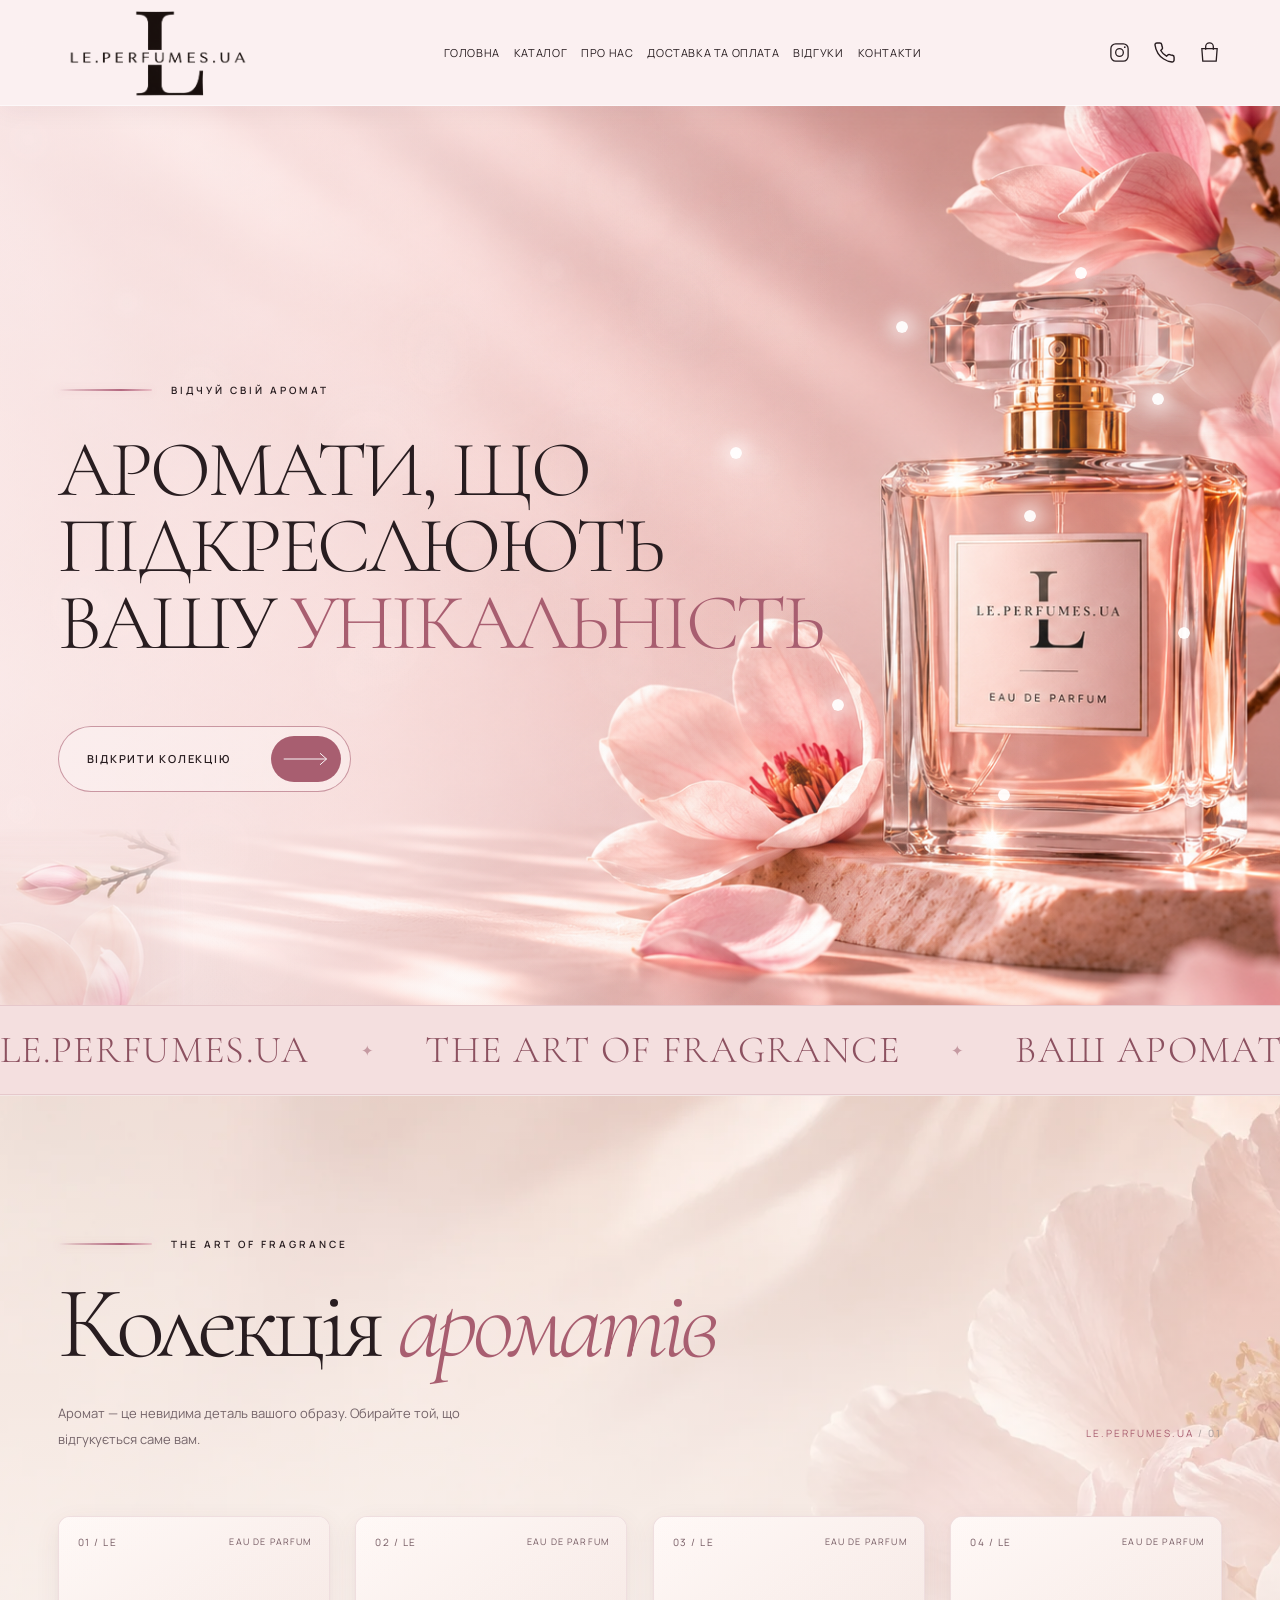
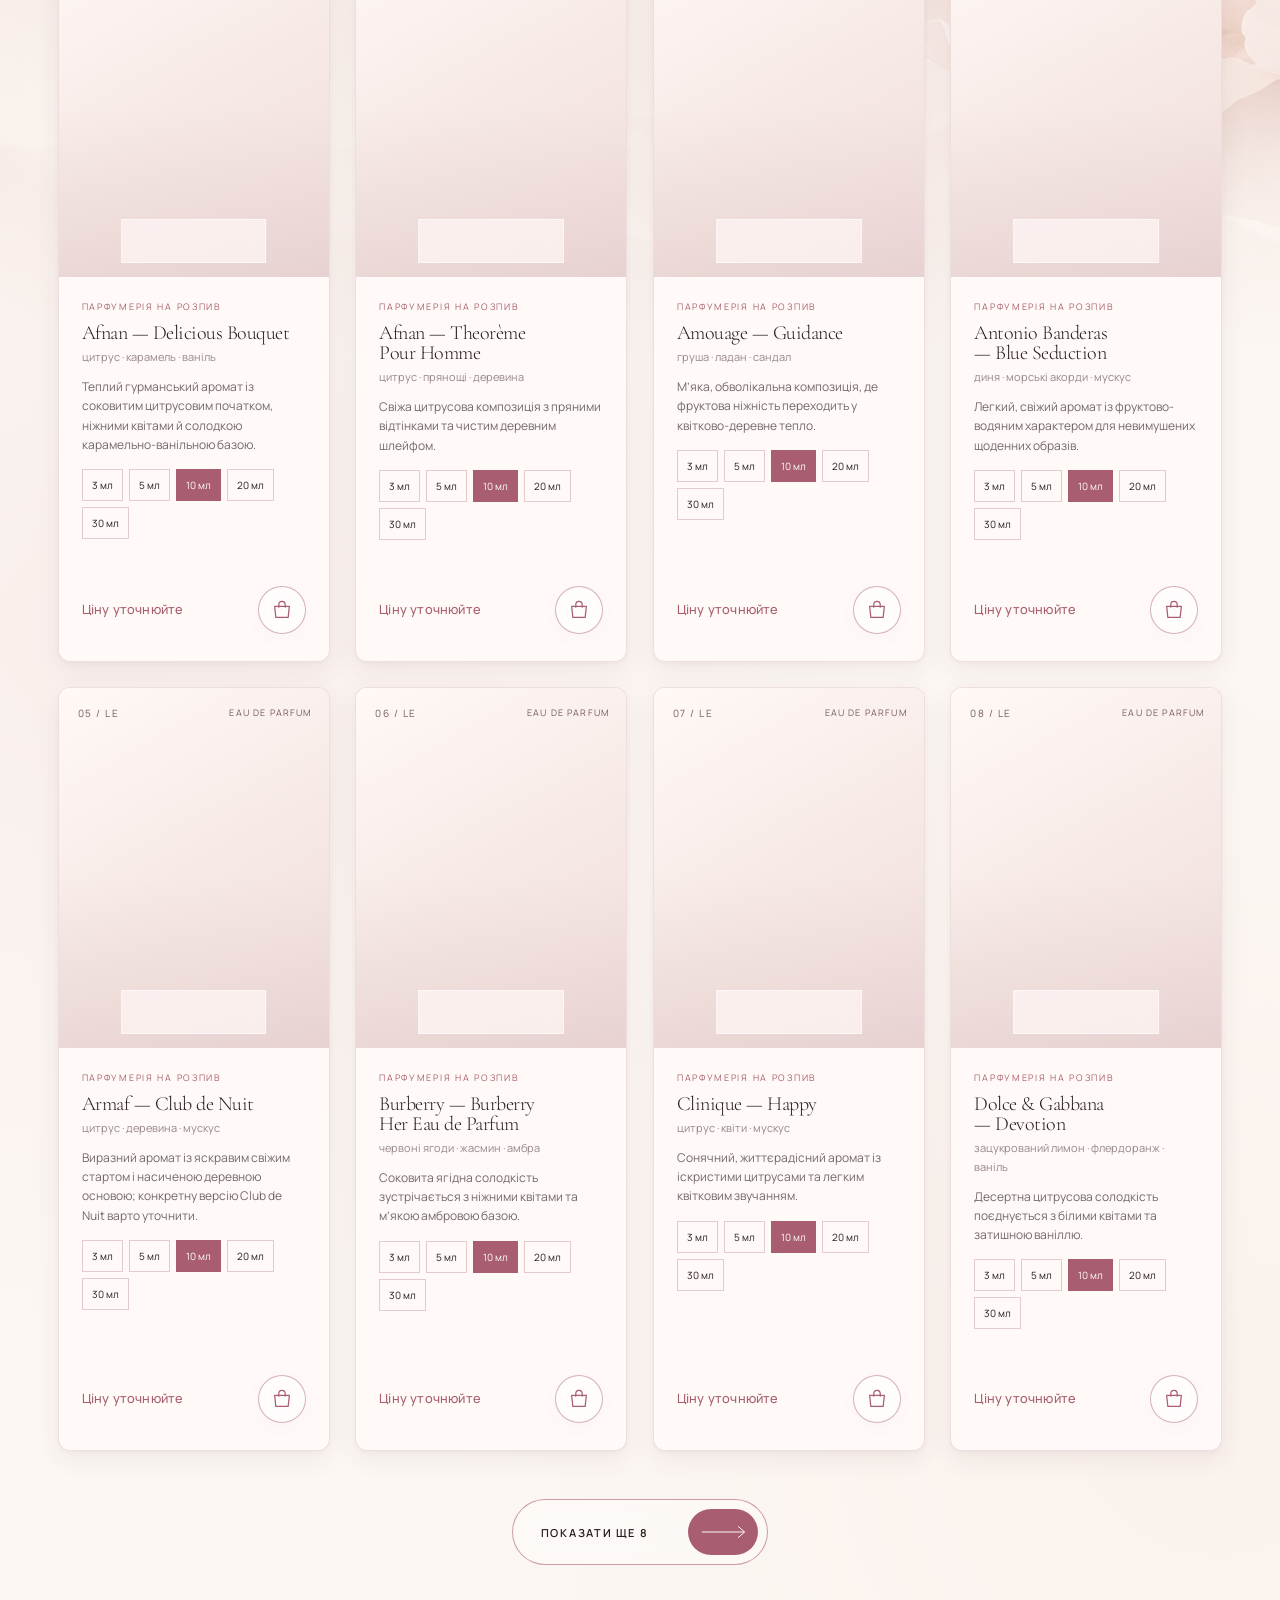
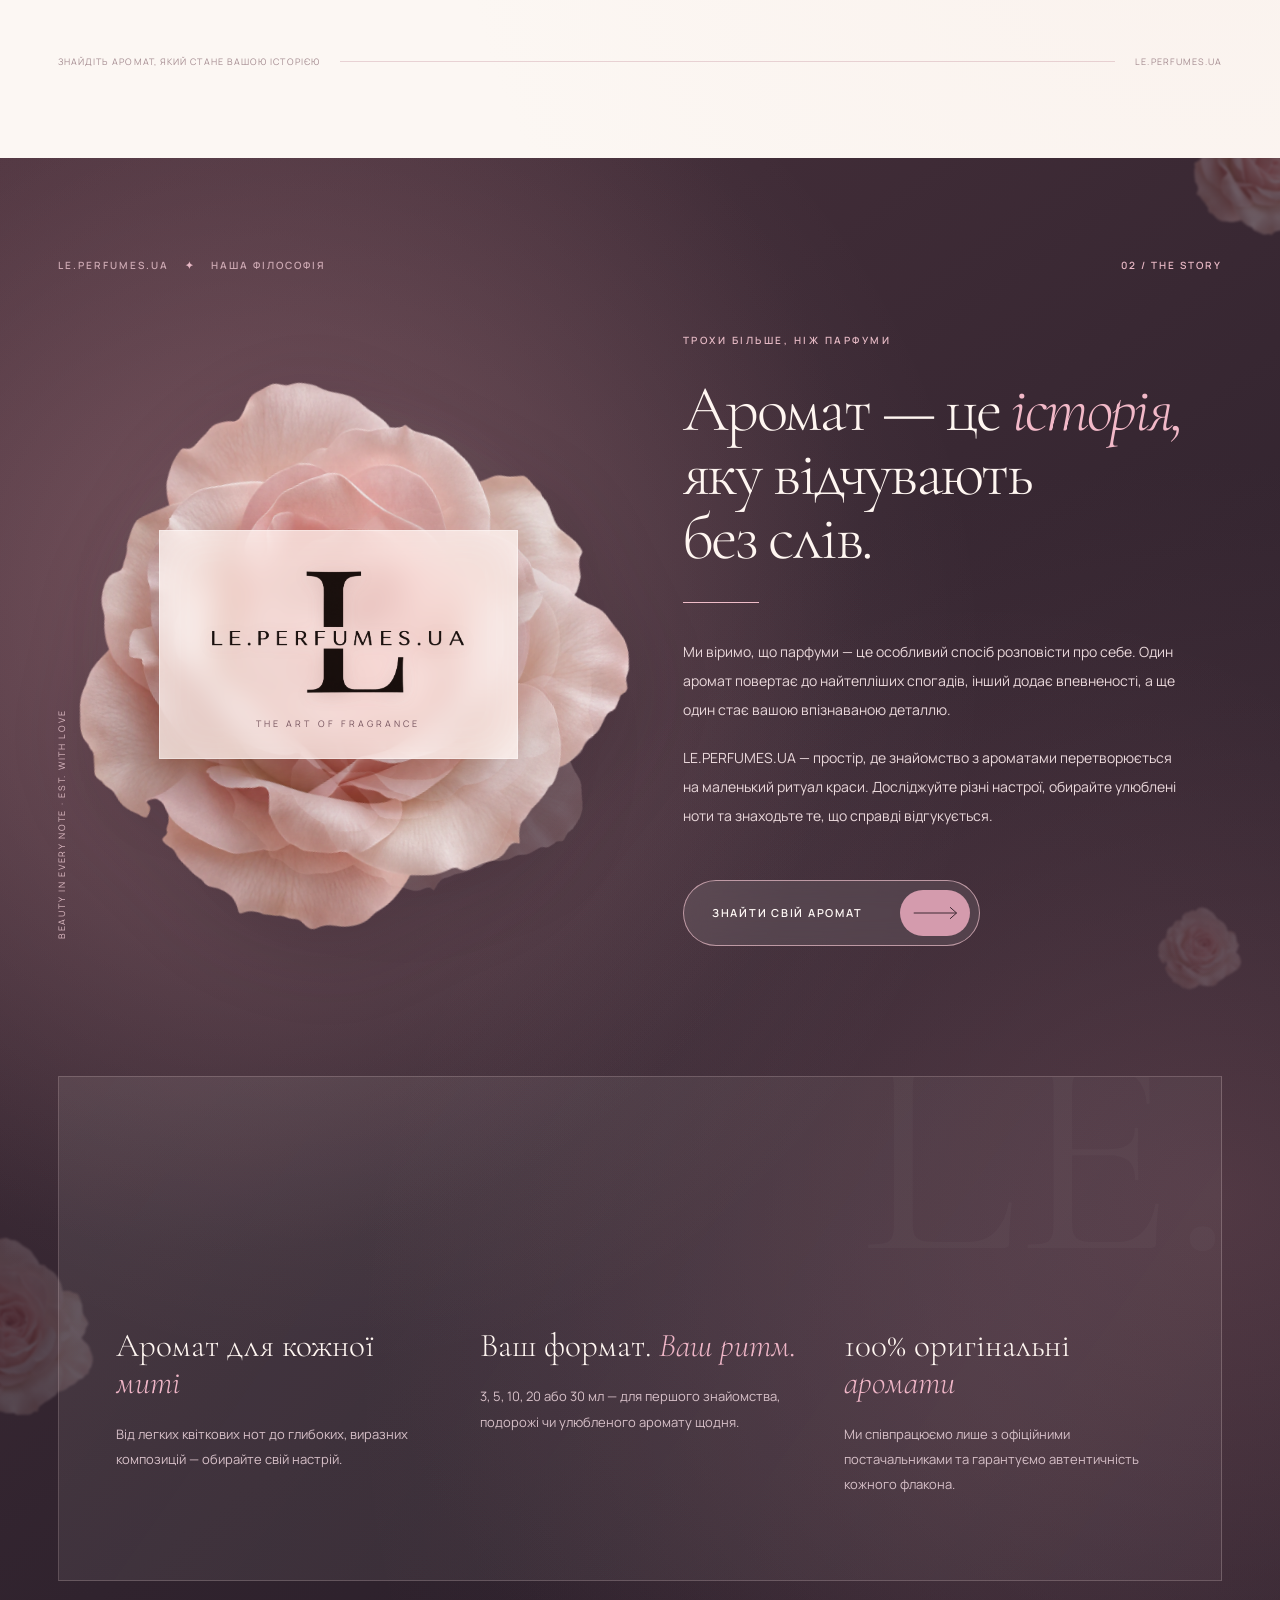
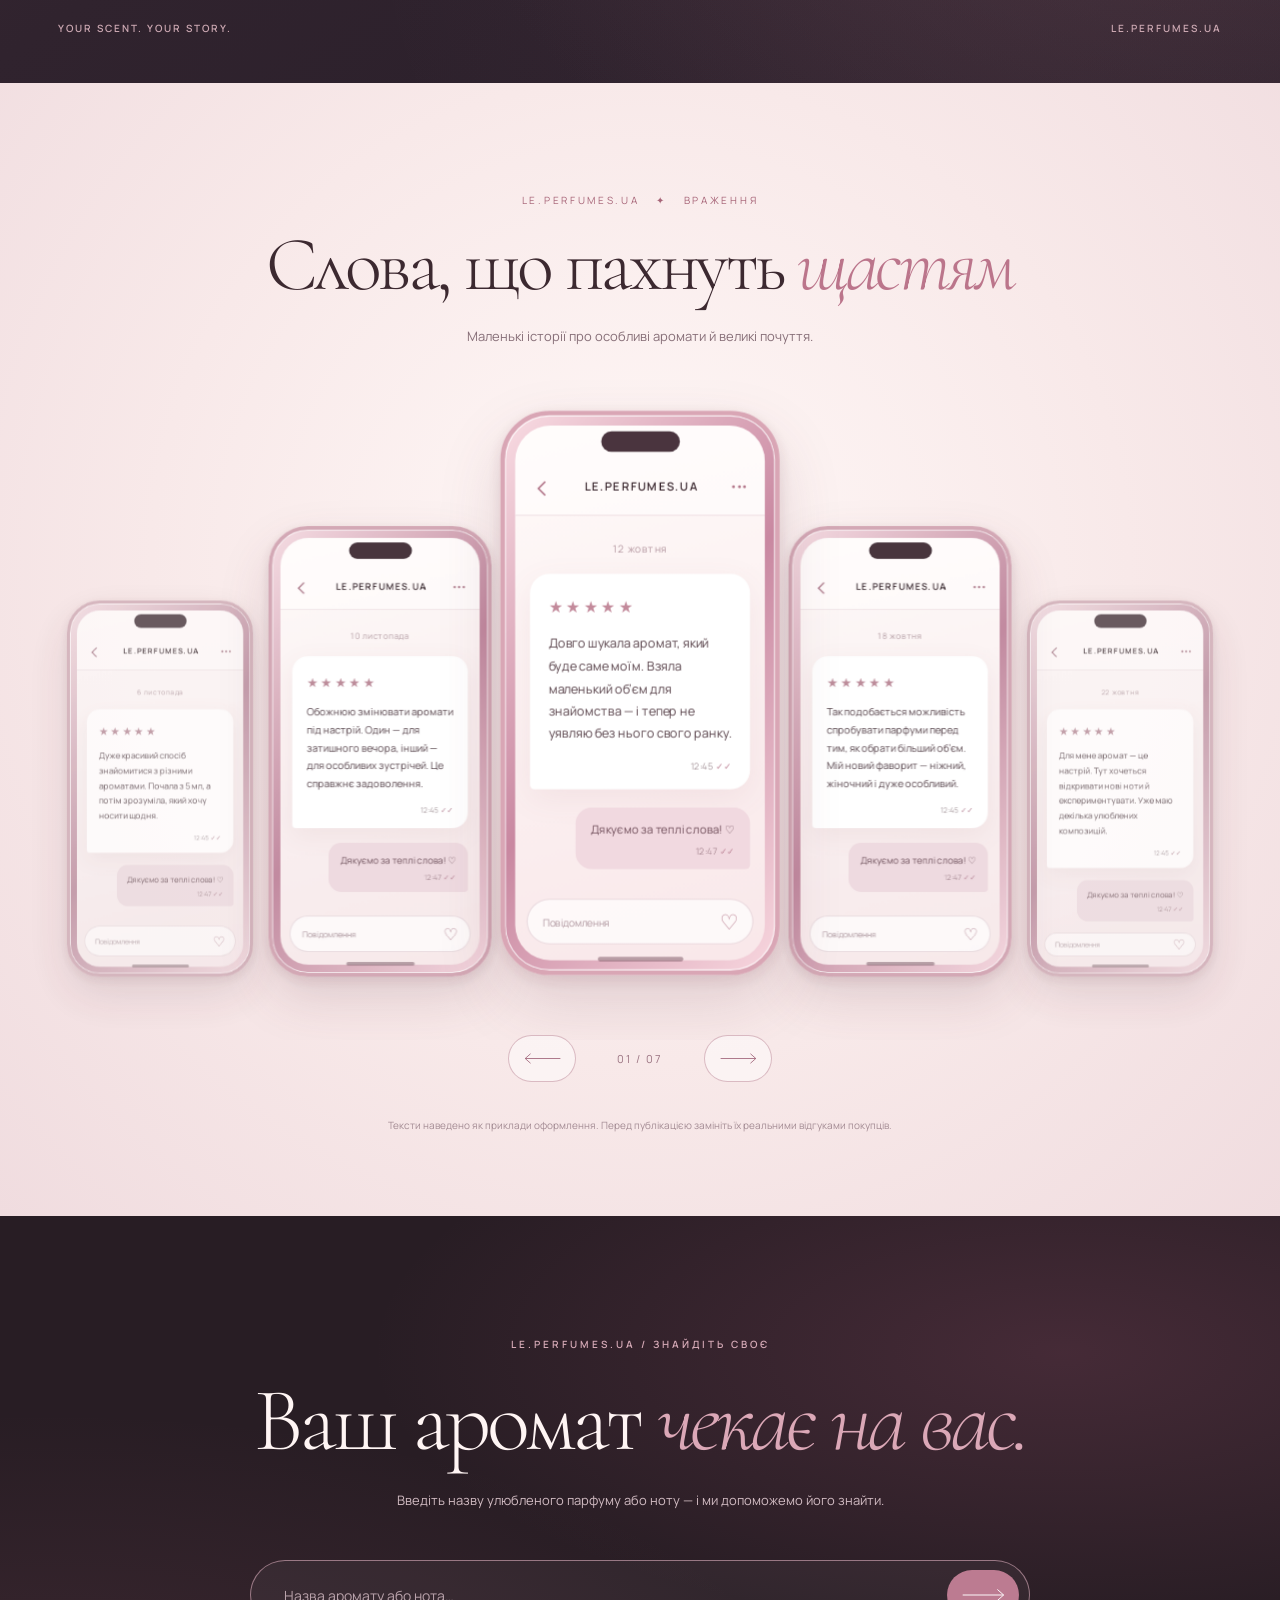
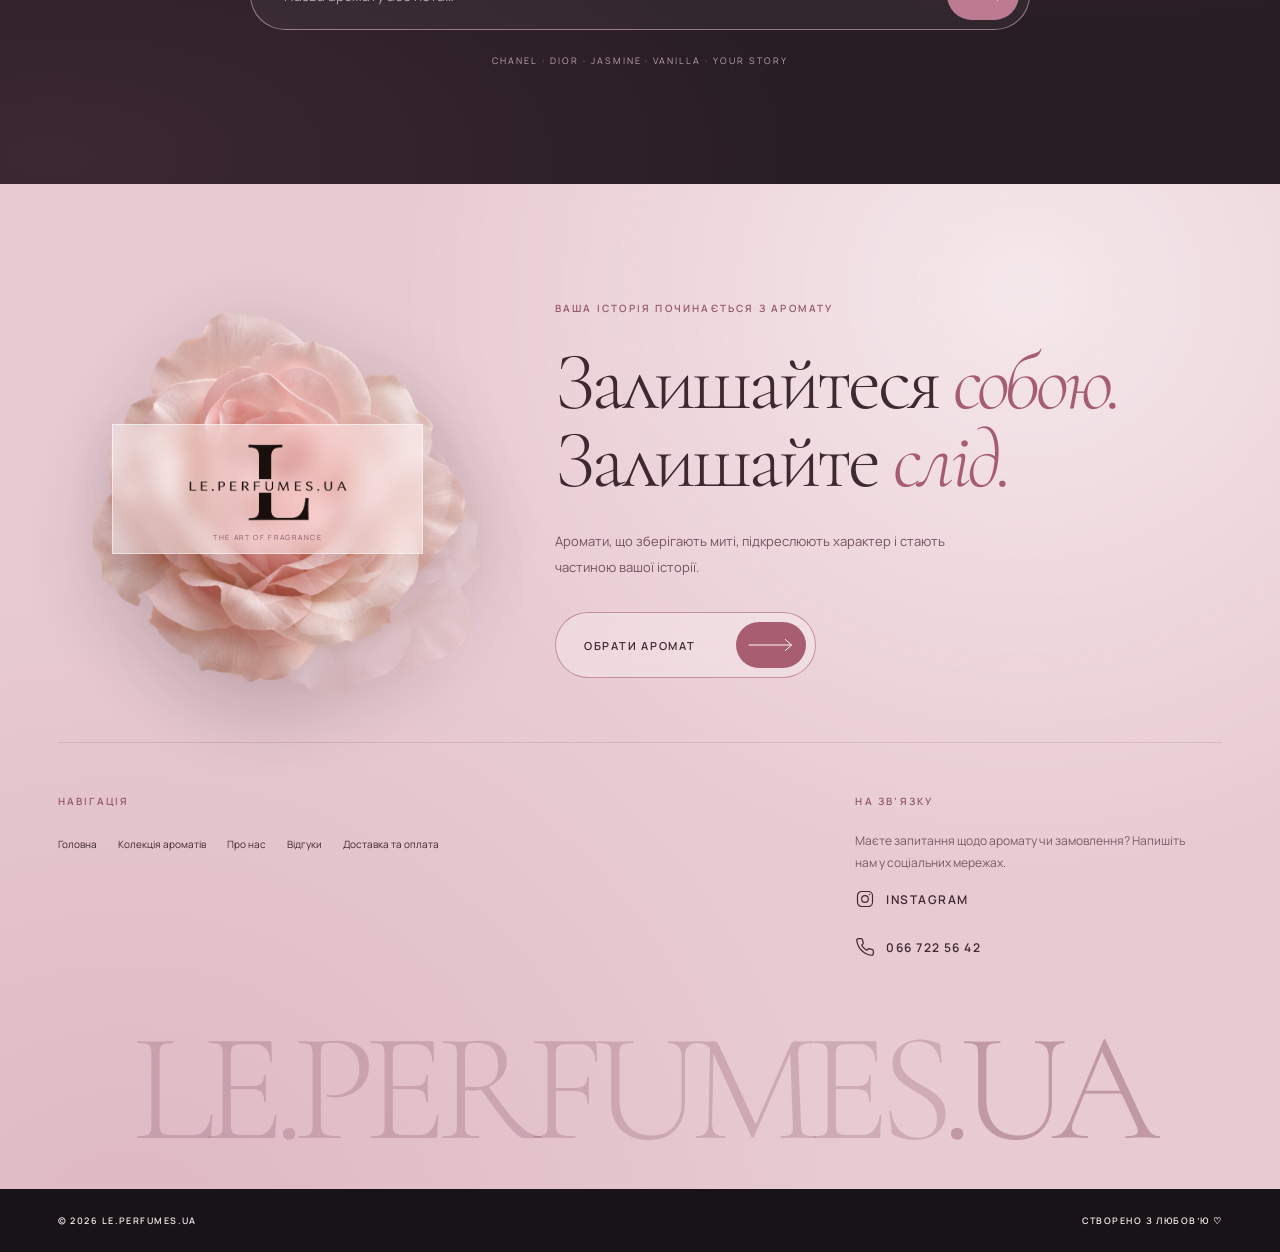
<file: index.html>
<!doctype html>

<html lang="uk">
  <head>
    <meta charset="utf-8" />
    <meta
      name="google-site-verification"
      content="9EQmp9LMMWhDp1WMb3Yrsw4-TbIsJD5NLwpg4GHPz3Q"
    />
    <meta content="width=device-width,initial-scale=1" name="viewport" />
    <meta content="#f7e9e8" name="theme-color" />
    <meta
      content="LE.PERFUMES.UA — оригінальні аромати на розпив у форматах 3, 5, 10, 20 та 30 мл. Обирайте улюблену парфумерію та оформлюйте замовлення онлайн."
      name="description"
    />
    <title>LE.PERFUMES.UA — Оригінальна парфумерія та аромати на розпив</title>
    <link href="https://fonts.googleapis.com" rel="preconnect" />
    <link crossorigin="" href="https://fonts.gstatic.com" rel="preconnect" />
    <link
      href="https://fonts.googleapis.com/css2?family=Cormorant+Garamond:wght@300;400&amp;family=Manrope:wght@400;500;600&amp;display=swap"
      rel="stylesheet"
    />
    <link href="style.css" rel="stylesheet" />
    <link href="https://le-perfumes.com.ua/" rel="canonical" />
    <meta content="index, follow, max-image-preview:large" name="robots" />
    <meta content="website" property="og:type" />
    <meta content="uk_UA" property="og:locale" />
    <meta content="LE.PERFUMES.UA" property="og:site_name" />
    <meta
      content="LE.PERFUMES.UA — Оригінальна парфумерія та аромати на розпив"
      property="og:title"
    />
    <meta
      content="LE.PERFUMES.UA — оригінальні аромати на розпив у форматах 3, 5, 10, 20 та 30 мл. Обирайте улюблену парфумерію та оформлюйте замовлення онлайн."
      property="og:description"
    />
    <meta content="https://le-perfumes.com.ua/" property="og:url" />
    <meta
      content="https://le-perfumes.com.ua/og-image.jpg"
      property="og:image"
    />
    <meta content="1200" property="og:image:width" />
    <meta content="630" property="og:image:height" />
    <meta
      content="LE.PERFUMES.UA — мистецтво аромату"
      property="og:image:alt"
    />
    <meta content="summary_large_image" name="twitter:card" />
    <meta
      content="LE.PERFUMES.UA — Оригінальна парфумерія та аромати на розпив"
      name="twitter:title"
    />
    <meta
      content="LE.PERFUMES.UA — оригінальні аромати на розпив у форматах 3, 5, 10, 20 та 30 мл. Обирайте улюблену парфумерію та оформлюйте замовлення онлайн."
      name="twitter:description"
    />
    <meta
      content="https://le-perfumes.com.ua/og-image.jpg"
      name="twitter:image"
    />
    <link href="/favicon.ico" rel="icon" sizes="any" />
    <link href="/favicon-192.png" rel="icon" sizes="192x192" type="image/png" />
    <link href="/apple-touch-icon.png" rel="apple-touch-icon" sizes="180x180" />
    <link href="/site.webmanifest" rel="manifest" />
    <script type="application/ld+json">
      {
        "@context": "https://schema.org",
        "@type": "OnlineStore",
        "name": "LE.PERFUMES.UA",
        "url": "https://le-perfumes.com.ua/",
        "description": "Оригінальна парфумерія та аромати на розпив.",
        "inLanguage": "uk-UA",
        "image": "https://le-perfumes.com.ua/og-image.jpg",
        "telephone": "+380667225642",
        "currenciesAccepted": "UAH",
        "areaServed": {
          "@type": "Country",
          "name": "Ukraine"
        }
      }
    </script>
  </head>
  <body>
    <header class="header">
      <div aria-hidden="true" class="header__petals">
        <i></i><i></i><i></i><i></i><i></i><i></i>
      </div>
      <div class="container header__inner">
        <a aria-label="LE.PERFUMES.UA — головна" class="logo" href="#home">
          <img alt="" src="img/logo.png" />
        </a>
        <nav aria-label="Основна навігація" class="nav" id="main-nav">
          <div aria-hidden="true" class="nav__petals">
            <i></i><i></i><i></i><i></i><i></i><i></i><i></i><i></i><i></i
            ><i></i><i></i><i></i>
          </div>
          <a href="#home">Головна</a><a href="#catalog">Каталог</a
          ><a href="#about">Про нас</a
          ><a href="delivery.html">Доставка та оплата</a
          ><a href="#reviews">Відгуки</a><a href="#contacts">Контакти</a>
          <div aria-hidden="true" class="nav__signature">
            LE<span>·</span>PARFUM
          </div>
          <div class="nav__footer">
            <span>THE ART OF FRAGRANCE</span
            ><a
              href="https://www.instagram.com/le.perfumes.ua"
              rel="noopener noreferrer"
              target="_blank"
              ><svg
                aria-hidden="true"
                class="nav__instagram-icon"
                fill="none"
                stroke="currentColor"
                stroke-width="1.4"
                viewbox="0 0 24 24"
              >
                <rect height="18" rx="5" width="18" x="3" y="3"></rect>
                <circle cx="12" cy="12" r="4"></circle>
                <circle
                  cx="17.5"
                  cy="6.5"
                  fill="currentColor"
                  r=".9"
                  stroke="none"
                ></circle>
              </svg>
              <span>INSTAGRAM</span></a
            >
          </div>
        </nav>
        <div class="header__right">
          <a
            aria-label="Instagram"
            class="header__instagram"
            href="https://www.instagram.com/le.perfumes.ua"
            rel="noopener noreferrer"
            target="_blank"
            ><svg
              fill="none"
              stroke="currentColor"
              stroke-width="1.35"
              viewbox="0 0 24 24"
            >
              <rect height="18" rx="5" width="18" x="3" y="3"></rect>
              <circle cx="12" cy="12" r="4"></circle>
              <circle
                cx="17.5"
                cy="6.5"
                fill="currentColor"
                r=".9"
                stroke="none"
              ></circle></svg></a
          ><a
            class="header__phone"
            href="tel:+380667225642"
            aria-label="Зателефонувати: 066 722 56 42"
            title="Зателефонувати"
            ><svg
              aria-hidden="true"
              viewBox="0 0 24 24"
              fill="none"
              stroke="currentColor"
              stroke-width="1.5"
              stroke-linecap="round"
              stroke-linejoin="round"
            >
              <path
                d="M22 16.9v3a2 2 0 0 1-2.2 2 19.8 19.8 0 0 1-8.6-3.1 19.5 19.5 0 0 1-6-6A19.8 19.8 0 0 1 2.1 4.2 2 2 0 0 1 4.1 2h3a2 2 0 0 1 2 1.7c.13.96.36 1.9.69 2.8a2 2 0 0 1-.45 2.1L8.1 9.9a16 16 0 0 0 6 6l1.3-1.24a2 2 0 0 1 2.1-.45c.9.33 1.84.56 2.8.69A2 2 0 0 1 22 16.9Z"
              /></svg></a
          ><button
            aria-controls="bag"
            aria-label="Відкрити кошик"
            class="icon-button header__bag-button"
            data-open-bag=""
            type="button"
          >
            <svg
              fill="none"
              stroke="currentColor"
              stroke-width="1.35"
              viewbox="0 0 24 24"
            >
              <path d="M4 8h16l-1 13H5L4 8Z"></path>
              <path d="M8 9V6a4 4 0 0 1 8 0v3"></path></svg
            ><span
              class="header__bag-count"
              id="header-bag-count"
              aria-label="0 товарів у кошику"
              hidden
              >0</span
            ></button
          ><button
            aria-controls="main-nav"
            aria-expanded="false"
            aria-label="Відкрити меню"
            class="menu-toggle"
            type="button"
          >
            <span></span><span></span>
          </button>
        </div>
      </div>
    </header>
    <main>
      <section aria-label="LE.PERFUMES.UA — аромати" class="hero" id="home">
        <div aria-hidden="true" class="hero__single-photo"></div>
        <div aria-hidden="true" class="hero__glow"></div>
        <div aria-hidden="true" class="hero__flower hero__flower--left"></div>
        <div aria-hidden="true" class="hero__flower hero__flower--right"></div>
        <div aria-hidden="true" class="hero__particles">
          <span></span><span></span><span></span><span></span><span></span
          ><span></span><span></span><span></span>
        </div>
        <div aria-hidden="true" class="petal-field">
          <span class="petal-field__petal"></span
          ><span class="petal-field__petal"></span
          ><span class="petal-field__petal"></span
          ><span class="petal-field__petal"></span
          ><span class="petal-field__petal"></span
          ><span class="petal-field__petal"></span
          ><span class="petal-field__petal"></span
          ><span class="petal-field__petal"></span
          ><span class="petal-field__petal"></span
          ><span class="petal-field__petal"></span
          ><span class="petal-field__petal"></span
          ><span class="petal-field__petal"></span>
        </div>
        <canvas aria-hidden="true" class="hero__mist"></canvas>
        <div class="container hero__layout">
          <div aria-hidden="true" class="hero__single-mobile-photo"></div>
          <div class="hero__copy">
            <p class="eyebrow"><span></span>Відчуй свій аромат</p>
            <h1 class="title title--hero">
              <span class="title__aromas">АРОМАТИ</span>, ЩО<br />ПІДКРЕСЛЮЮТЬ<br />ВАШУ
              <span>УНІКАЛЬНІСТЬ</span>
            </h1>
            <a class="button button--editorial" href="#catalog"
              ><span>Відкрити колекцію</span
              ><span class="button__arrow"
                ><svg
                  aria-hidden="true"
                  fill="none"
                  stroke="currentColor"
                  stroke-width="1.3"
                  viewbox="0 0 62 20"
                >
                  <path d="M1 10h59m-9-8 9 8-9 8"></path></svg></span
            ></a>
          </div>
        </div>
      </section>
      <div
        aria-label="LE.PERFUMES.UA — мистецтво аромату"
        class="catalog-divider"
      >
        <div class="catalog-divider__track" aria-hidden="true">
          <div class="catalog-divider__group">
            <span>LE.PERFUMES.UA</span
            ><span class="catalog-divider__star">✦</span
            ><span>THE ART OF FRAGRANCE</span
            ><span class="catalog-divider__star">✦</span
            ><span>ВАШ АРОМАТ — ВАША ІСТОРІЯ</span
            ><span class="catalog-divider__star">✦</span>
          </div>
          <div class="catalog-divider__group">
            <span>LE.PERFUMES.UA</span
            ><span class="catalog-divider__star">✦</span
            ><span>THE ART OF FRAGRANCE</span
            ><span class="catalog-divider__star">✦</span
            ><span>ВАШ АРОМАТ — ВАША ІСТОРІЯ</span
            ><span class="catalog-divider__star">✦</span>
          </div>
        </div>
      </div>
      <section aria-labelledby="catalog-heading" class="catalog" id="catalog">
        <div class="container catalog__inner">
          <div class="catalog__intro">
            <div class="catalog__heading">
              <p class="eyebrow"><span></span>THE ART OF FRAGRANCE</p>
              <h2 class="catalog__title" id="catalog-heading">
                Колекція <em>ароматів</em>
              </h2>
              <p class="catalog__description">
                Аромат — це невидима деталь вашого образу. Обирайте той, що
                відгукується саме вам.
              </p>
            </div>
            <p class="catalog__index">LE.PERFUMES.UA <span> / 01</span></p>
          </div>
          <div class="catalog__grid" id="catalog-grid"></div>
          <button
            class="button button--editorial catalog__more"
            hidden=""
            id="catalog-more"
            type="button"
          >
            <span>Показати ще 10</span
            ><span aria-hidden="true" class="button__arrow"
              ><svg
                fill="none"
                stroke="currentColor"
                stroke-width="1.3"
                viewbox="0 0 62 20"
              >
                <path d="M1 10h59m-9-8 9 8-9 8"></path>
              </svg>
            </span>
          </button>
          <div class="catalog__end">
            <span>Знайдіть аромат, який стане вашою історією</span
            ><span aria-hidden="true" class="catalog__end-line"></span
            ><span>LE.PERFUMES.UA</span>
          </div>
        </div>
      </section>

      <!-- Brand story and benefits / one combined section -->
      <section class="about-rose" id="about" aria-labelledby="about-title">
        <div class="about-rose__ambient" aria-hidden="true"></div>
        <div
          class="about-rose__floating about-rose__floating--one"
          aria-hidden="true"
        ></div>
        <div
          class="about-rose__floating about-rose__floating--two"
          aria-hidden="true"
        ></div>
        <div
          class="about-rose__floating about-rose__floating--three"
          aria-hidden="true"
        ></div>
        <div class="container about-rose__container">
          <div class="about-rose__top" data-about-reveal>
            <span class="about-rose__eyebrow"
              >LE.PERFUMES.UA <span>✦</span> НАША ФІЛОСОФІЯ</span
            >
            <span class="about-rose__chapter">02 / THE STORY</span>
          </div>
          <div class="about-rose__main">
            <div
              class="about-rose__art"
              aria-label="Логотип LE.PERFUMES.UA на тлі анімованої ніжно-рожевої троянди"
            >
              <div class="about-rose__halo" aria-hidden="true"></div>
              <div
                class="about-rose__rose about-rose__rose--back"
                aria-hidden="true"
              ></div>
              <div
                class="about-rose__rose about-rose__rose--front"
                aria-hidden="true"
              ></div>
              <div class="about-rose__logo-frame">
                <img
                  src="img/logo.png"
                  alt="LE.PERFUMES.UA"
                  class="about-rose__logo"
                  loading="lazy"
                />
                <span>THE ART OF FRAGRANCE</span>
              </div>
              <span class="about-rose__art-label"
                >BEAUTY IN EVERY NOTE · EST. WITH LOVE</span
              >
            </div>
            <div class="about-rose__story" data-about-reveal>
              <span class="about-rose__overline"
                >ТРОХИ БІЛЬШЕ, НІЖ ПАРФУМИ</span
              >
              <h2 id="about-title">
                Аромат — це <em>історія,</em><br />яку відчувають<br />без слів.
              </h2>
              <span class="about-rose__rule" aria-hidden="true"></span>
              <p>
                Ми віримо, що парфуми — це особливий спосіб розповісти про себе.
                Один аромат повертає до найтепліших спогадів, інший додає
                впевненості, а ще один стає вашою впізнаваною деталлю.
              </p>
              <p>
                LE.PERFUMES.UA — простір, де знайомство з ароматами
                перетворюється на маленький ритуал краси. Досліджуйте різні
                настрої, обирайте улюблені ноти та знаходьте те, що справді
                відгукується.
              </p>
              <a
                href="#catalog"
                class="button button--editorial about-rose__cta"
                ><span>Знайти свій аромат</span
                ><span class="button__arrow" aria-hidden="true"
                  ><svg
                    viewBox="0 0 62 20"
                    fill="none"
                    stroke="currentColor"
                    stroke-width="1.3"
                  >
                    <path d="M1 10h59m-9-8 9 8-9 8" /></svg></span
              ></a>
            </div>
          </div>
          <div class="about-rose__benefits" aria-label="Чому обирають нас">
            <div class="about-rose__benefits-intro" data-about-reveal>
              <div>
                <span class="about-rose__benefits-kicker"
                  >03 / WHY LE.PERFUMES.UA</span
                >
                <h3>Чому обирають <em>нас</em></h3>
              </div>
              <p>
                Маленькі деталі, з яких починається велика любов до ароматів.
              </p>
            </div>
            <div class="about-rose__benefits-list">
              <article class="about-rose__benefit" data-about-reveal>
                <div class="about-rose__benefit-content">
                  <h4>Аромат для кожної <em>миті</em></h4>
                  <p>
                    Від легких квіткових нот до глибоких, виразних композицій —
                    обирайте свій настрій.
                  </p>
                </div>
              </article>
              <article class="about-rose__benefit" data-about-reveal>
                <div class="about-rose__benefit-content">
                  <h4>Ваш формат. <em>Ваш ритм.</em></h4>
                  <p>
                    3, 5, 10, 20 або 30 мл — для першого знайомства, подорожі чи
                    улюбленого аромату щодня.
                  </p>
                </div>
              </article>
              <article class="about-rose__benefit" data-about-reveal>
                <div class="about-rose__benefit-content">
                  <h4>100% оригінальні <em>аромати</em></h4>
                  <p>
                    Ми співпрацюємо лише з офіційними постачальниками та
                    гарантуємо автентичність кожного флакона.
                  </p>
                </div>
              </article>
            </div>
          </div>
          <div class="about-rose__bottom" aria-hidden="true">
            <span>YOUR SCENT. YOUR STORY.</span><span>LE.PERFUMES.UA</span>
          </div>
        </div>
      </section>

      <!-- Editorial reviews: illustrative testimonials; replace with verified customer feedback before publishing -->
      <section class="reviews" id="reviews" aria-labelledby="reviews-title">
        <div class="container reviews__heading">
          <p class="reviews__eyebrow">LE.PERFUMES.UA <span>✦</span> ВРАЖЕННЯ</p>
          <h2 id="reviews-title">Слова, що пахнуть <em>щастям</em></h2>
          <p class="reviews__lead">
            Маленькі історії про особливі аромати й великі почуття.
          </p>
        </div>
        <div
          class="reviews__stage"
          aria-roledescription="карусель"
          aria-label="Приклади відгуків"
        >
          <div class="reviews__phones" id="reviews-phones"></div>
        </div>
        <div class="reviews__controls">
          <button
            class="reviews__nav"
            type="button"
            id="reviews-prev"
            aria-label="Попередній відгук"
          >
            <svg
              viewBox="0 0 62 20"
              fill="none"
              stroke="currentColor"
              stroke-width="1.4"
              aria-hidden="true"
            >
              <path d="M61 10H2m9-8-9 8 9 8" />
            </svg>
          </button>
          <span class="reviews__counter" id="reviews-counter" aria-live="polite"
            >01 / 07</span
          >
          <button
            class="reviews__nav"
            type="button"
            id="reviews-next"
            aria-label="Наступний відгук"
          >
            <svg
              viewBox="0 0 62 20"
              fill="none"
              stroke="currentColor"
              stroke-width="1.4"
              aria-hidden="true"
            >
              <path d="M1 10h59m-9-8 9 8-9 8" />
            </svg>
          </button>
        </div>
        <p class="reviews__disclaimer">
          Тексти наведено як приклади оформлення. Перед публікацією замініть їх
          реальними відгуками покупців.
        </p>
      </section>
    </main>

    <section
      class="scent-search"
      id="scent-search"
      aria-labelledby="scent-search-title"
    >
      <div class="scent-search__aura" aria-hidden="true"></div>
      <div class="container scent-search__inner">
        <div class="scent-search__copy">
          <span class="scent-search__kicker"
            >LE.PERFUMES.UA / ЗНАЙДІТЬ СВОЄ</span
          >
          <h2 id="scent-search-title">Ваш аромат <em>чекає на вас.</em></h2>
          <p>
            Введіть назву улюбленого парфуму або ноту — і ми допоможемо його
            знайти.
          </p>
        </div>
        <form class="scent-search__form" id="scent-search-form" role="search">
          <label for="scent-search-input" class="sr-only">Пошук аромату</label
          ><input
            id="scent-search-input"
            type="search"
            placeholder="Назва аромату або нота…"
            autocomplete="off"
            required
          /><button type="submit" aria-label="Знайти аромат">
            <svg
              viewBox="0 0 62 20"
              fill="none"
              stroke="currentColor"
              stroke-width="1.35"
              aria-hidden="true"
            >
              <path d="M1 10h59m-9-8 9 8-9 8" />
            </svg>
          </button>
        </form>
        <p
          class="scent-search__hint"
          id="scent-search-hint"
          role="status"
          aria-live="polite"
        >
          CHANEL · DIOR · JASMINE · VANILLA · YOUR STORY
        </p>
      </div>
    </section>
    <footer class="footer" id="contacts" aria-labelledby="footer-title">
      <div class="footer__glow" aria-hidden="true"></div>
      <div class="container footer__inner">
        <div class="footer__main">
          <div
            class="footer__flower"
            aria-label="LE.PERFUMES.UA — логотип на анімованій троянді"
          >
            <div class="about-rose__halo" aria-hidden="true"></div>
            <div
              class="about-rose__rose about-rose__rose--back"
              aria-hidden="true"
            ></div>
            <div
              class="about-rose__rose about-rose__rose--front"
              aria-hidden="true"
            ></div>
            <div class="footer__flower-logo">
              <img
                src="img/logo.png"
                alt="LE.PERFUMES.UA"
                loading="lazy"
              /><span>THE ART OF FRAGRANCE</span>
            </div>
          </div>
          <div class="footer__brand">
            <p class="footer__kicker">ВАША ІСТОРІЯ ПОЧИНАЄТЬСЯ З АРОМАТУ</p>
            <h2 id="footer-title">
              Залишайтеся <em>собою.</em><br />Залишайте <em>слід.</em>
            </h2>
            <p class="footer__desc">
              Аромати, що зберігають миті, підкреслюють характер і стають
              частиною вашої історії.
            </p>
            <a class="button button--editorial footer__button" href="#catalog"
              ><span>Обрати аромат</span
              ><span class="button__arrow" aria-hidden="true"
                ><svg
                  viewBox="0 0 62 20"
                  fill="none"
                  stroke="currentColor"
                  stroke-width="1.3"
                >
                  <path d="M1 10h59m-9-8 9 8-9 8" /></svg></span
            ></a>
          </div>
          <div class="footer__links">
            <div>
              <p class="footer__label">НАВІГАЦІЯ</p>
              <a href="#home">Головна</a><a href="#catalog">Колекція ароматів</a
              ><a href="#about">Про нас</a><a href="#reviews">Відгуки</a
              ><a href="delivery.html">Доставка та оплата</a>
            </div>
            <div>
              <p class="footer__label">НА ЗВ’ЯЗКУ</p>
              <p class="footer__contact-note">
                Маєте запитання щодо аромату чи замовлення? Напишіть нам у
                соціальних мережах.
              </p>
              <a
                class="footer__social"
                href="https://www.instagram.com/le.perfumes.ua"
                target="_blank"
                rel="noopener noreferrer"
                aria-label="Instagram (посилання потрібно замінити на профіль магазину)"
                ><svg
                  class="footer__instagram-icon"
                  viewBox="0 0 24 24"
                  fill="none"
                  stroke="currentColor"
                  stroke-width="1.4"
                  aria-hidden="true"
                >
                  <rect x="3" y="3" width="18" height="18" rx="5" />
                  <circle cx="12" cy="12" r="4" />
                  <circle
                    cx="17.5"
                    cy="6.5"
                    r=".9"
                    fill="currentColor"
                    stroke="none"
                  /></svg
                >INSTAGRAM</a
              >
              <a
                class="footer__phone"
                href="tel:+380667225642"
                aria-label="Зателефонувати: 066 722 56 42"
                ><svg
                  aria-hidden="true"
                  viewBox="0 0 24 24"
                  fill="none"
                  stroke="currentColor"
                  stroke-width="1.5"
                  stroke-linecap="round"
                  stroke-linejoin="round"
                >
                  <path
                    d="M22 16.9v3a2 2 0 0 1-2.2 2 19.8 19.8 0 0 1-8.6-3.1 19.5 19.5 0 0 1-6-6A19.8 19.8 0 0 1 2.1 4.2 2 2 0 0 1 4.1 2h3a2 2 0 0 1 2 1.7c.13.96.36 1.9.69 2.8a2 2 0 0 1-.45 2.1L8.1 9.9a16 16 0 0 0 6 6l1.3-1.24a2 2 0 0 1 2.1-.45c.9.33 1.84.56 2.8.69A2 2 0 0 1 22 16.9Z"
                  /></svg
                ><span>066 722 56 42</span></a
              >
            </div>
          </div>
        </div>
        <div class="footer__wordmark" aria-hidden="true">
          LE.PERFUMES<span>.UA</span>
        </div>
      </div>
      <div class="footer__bottom">
        <div class="container footer__bottom-inner">
          <span>© <span id="footer-year">2026</span> LE.PERFUMES.UA</span
          ><span>СТВОРЕНО З ЛЮБОВ’Ю ♡</span>
        </div>
      </div>
    </footer>
    <div aria-live="polite" class="toast" role="status"></div>
    <script defer="" src="app.js"></script>
    <aside
      aria-hidden="true"
      aria-labelledby="bag-heading"
      class="bag"
      id="bag"
    >
      <div class="bag__overlay" data-close-bag=""></div>
      <div
        aria-labelledby="bag-heading"
        aria-modal="true"
        class="bag__panel"
        role="dialog"
      >
        <div class="bag__header">
          <div>
            <h2 id="bag-heading">Мій <em>кошик</em></h2>
          </div>
          <button
            aria-label="Закрити кошик"
            class="bag__close"
            data-close-bag=""
            type="button"
          >
            <svg
              viewBox="0 0 24 24"
              fill="none"
              stroke="currentColor"
              stroke-width="1.4"
              stroke-linecap="round"
              aria-hidden="true"
            >
              <path d="M5 5l14 14M19 5 5 19" />
            </svg>
          </button>
        </div>
        <div class="bag__items" id="bag-items"></div>
        <div class="bag__bottom">
          <div class="bag__total">
            <span>Разом</span><strong id="bag-total">0 грн</strong>
          </div>
          <button
            class="button button--editorial bag__order"
            id="bag-copy"
            type="button"
          >
            <span>Оформити замовлення</span
            ><span aria-hidden="true" class="button__arrow"
              ><svg
                fill="none"
                stroke="currentColor"
                stroke-width="1.3"
                viewbox="0 0 62 20"
              >
                <path d="M1 10h59m-9-8 9 8-9 8"></path>
              </svg>
            </span>
          </button>
          <p class="bag__note">
            Заповніть контактні дані та адресу доставки на наступному кроці.
          </p>
        </div>
        <section
          class="checkout"
          id="checkout"
          hidden
          aria-labelledby="checkout-title"
        >
          <button class="checkout__back" id="checkout-back" type="button">
            <svg aria-hidden="true" viewBox="0 0 46 16" fill="none">
              <path
                d="M45 8H2m8-7L2 8l8 7"
                stroke="currentColor"
                stroke-width="1.2"
                stroke-linecap="round"
                stroke-linejoin="round"
              /></svg
            ><span>Повернутися до кошика</span>
          </button>
          <h3 id="checkout-title">Дані для <em>доставки</em></h3>
          <form id="checkout-form">
            <label for="checkout-name">Ваше ім’я *</label>
            <input
              id="checkout-name"
              name="name"
              autocomplete="name"
              maxlength="100"
              required
              placeholder="Як до вас звертатися?"
            />
            <label for="checkout-phone">Номер телефону *</label>
            <input
              id="checkout-phone"
              name="phone"
              type="tel"
              autocomplete="tel"
              inputmode="tel"
              pattern="[+0-9()\s-]{9,20}"
              required
              placeholder="+380 XX XXX XX XX"
            />
            <label for="checkout-city">Місто / населений пункт *</label>
            <input
              id="checkout-city"
              name="city"
              autocomplete="address-level2"
              maxlength="120"
              required
              placeholder="Наприклад, Київ"
            />
            <label for="checkout-delivery"
              >Адреса доставки / відділення Нової пошти *</label
            >
            <textarea
              id="checkout-delivery"
              name="delivery"
              maxlength="400"
              rows="3"
              required
              placeholder="Нова пошта №..., поштомат або повна адреса"
            ></textarea>
            <label for="checkout-comment"
              >Коментар до замовлення (необов’язково)</label
            >
            <textarea
              id="checkout-comment"
              name="comment"
              maxlength="500"
              rows="2"
              placeholder="Ваші побажання"
            ></textarea>
            <label class="checkout__consent"
              ><input type="checkbox" required />
              <span
                >Погоджуюся на використання вказаних даних для обробки мого
                замовлення.</span
              ></label
            >
            <button
              class="button button--editorial checkout__submit"
              type="submit"
            >
              Підтвердити замовлення
            </button>
            <p
              class="checkout__error"
              id="checkout-error"
              role="alert"
              hidden
            ></p>
          </form>
        </section>
        <section
          class="checkout checkout--thanks"
          id="checkout-thanks"
          hidden
          aria-live="polite"
        >
          <div class="checkout__heart">♡</div>
          <h3>Дякуємо за ваше <em>замовлення!</em></h3>
          <p>
            Ваше замовлення успішно оформлено. Найближчим часом наш менеджер
            зв’яжеться з вами для підтвердження деталей і доставки.
          </p>
          <p class="checkout__signature">З любов’ю, LE.PERFUMES.UA ♡</p>
          <button
            class="button button--editorial"
            id="checkout-finish"
            type="button"
          >
            Продовжити покупки
          </button>
        </section>
      </div>
    </aside>
  </body>
</html>
</file>
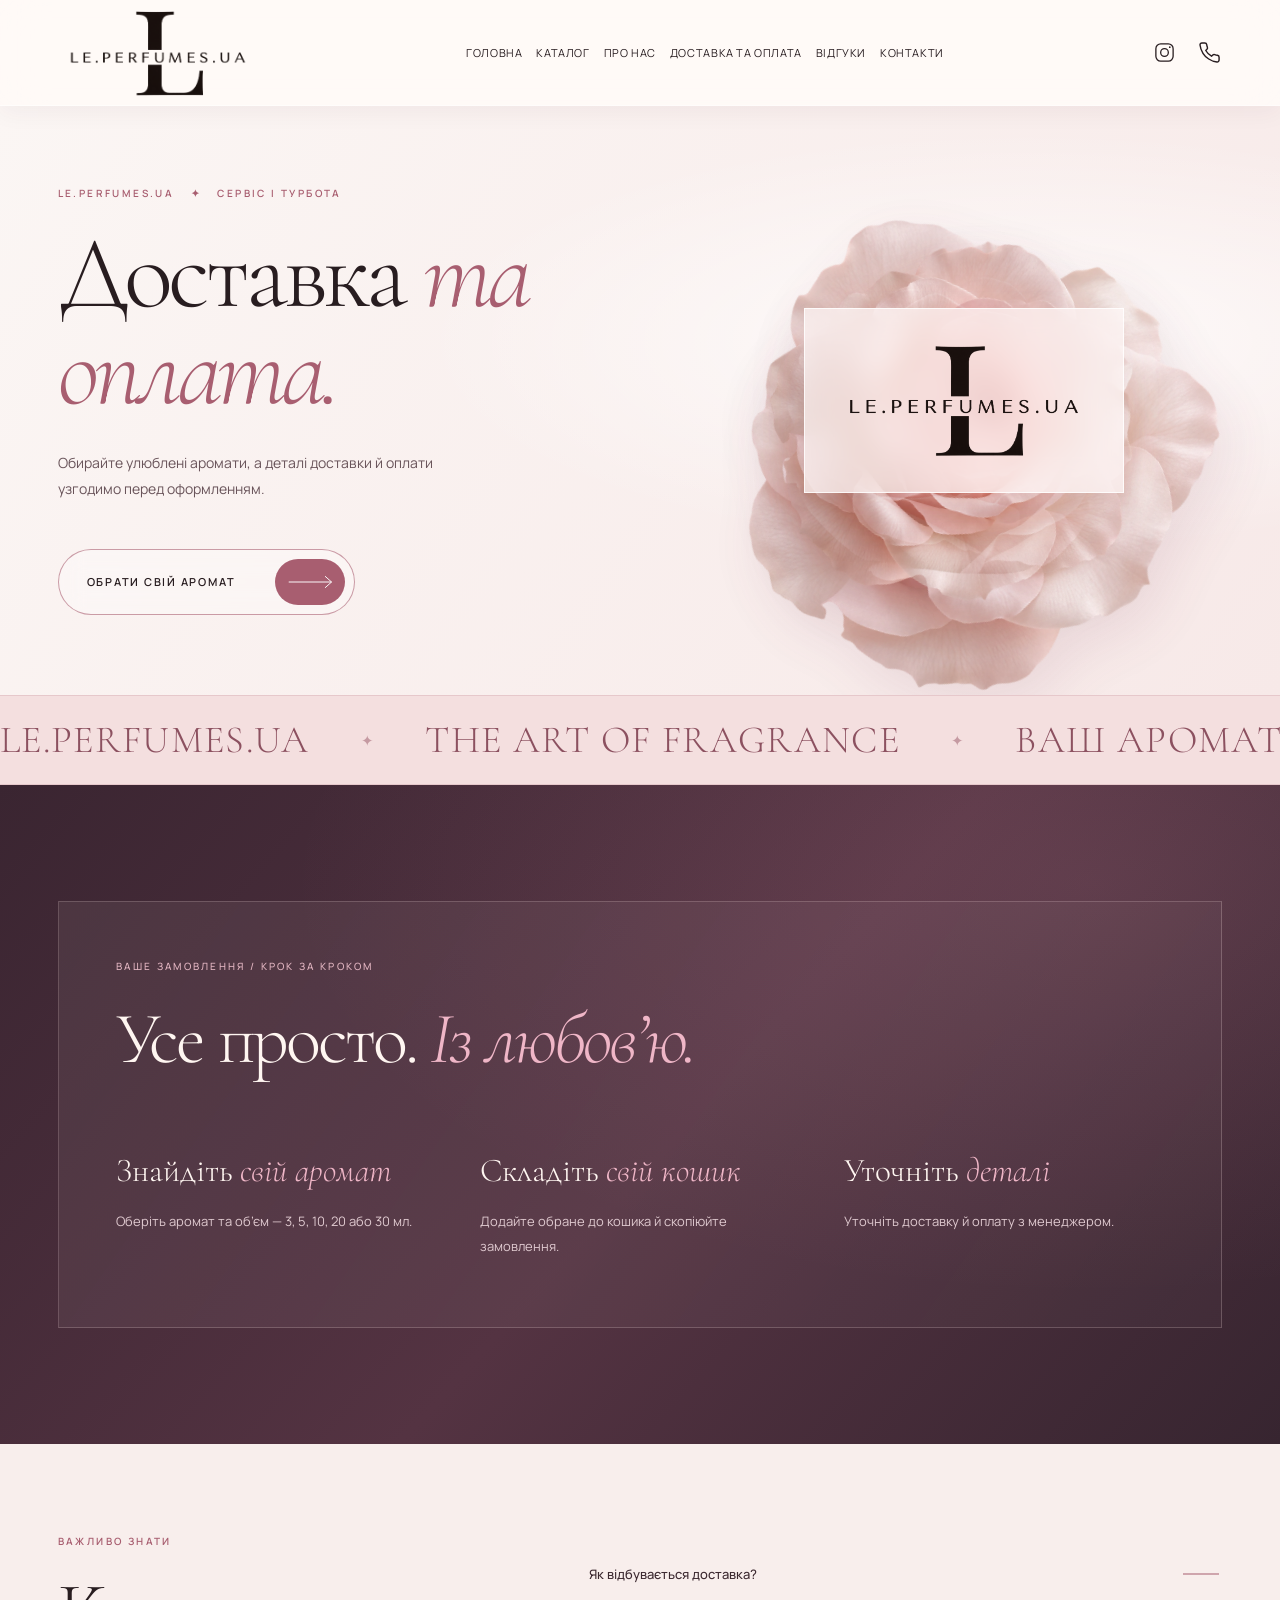
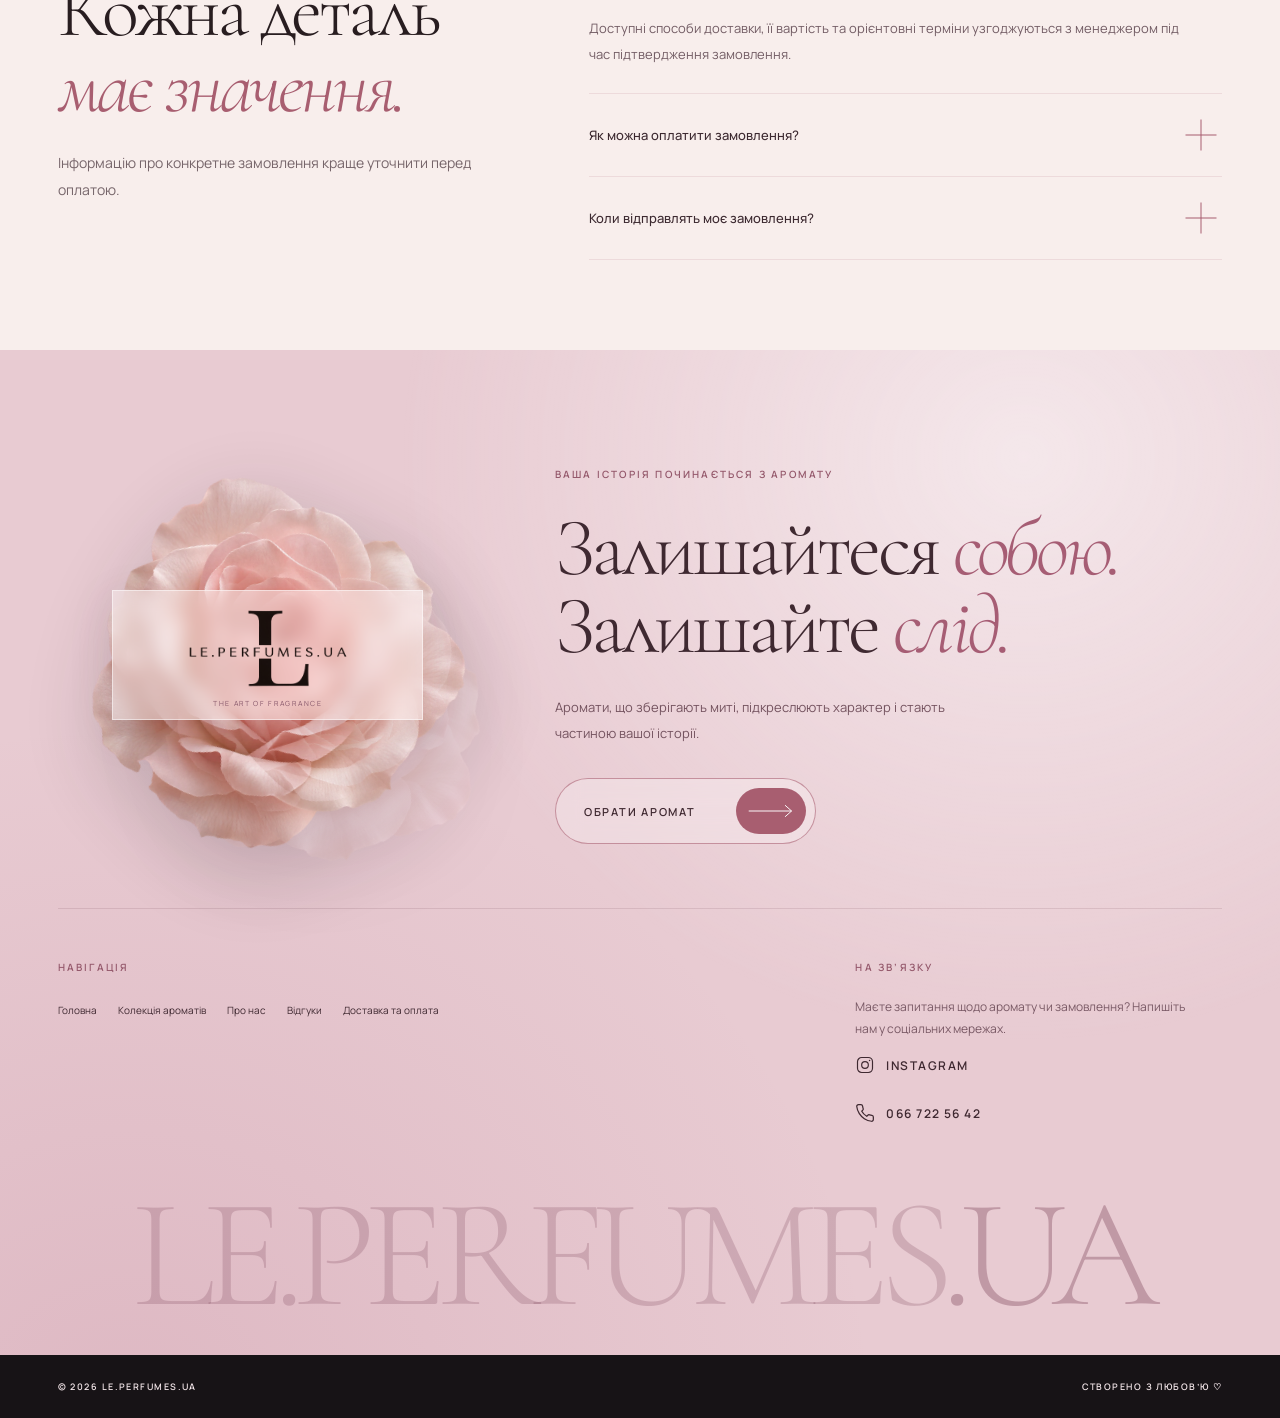
<file: delivery.html>
<!DOCTYPE html>

<html lang="uk"><head><meta charset="utf-8"/><meta content="width=device-width,initial-scale=1" name="viewport"/><meta content="#f7e9e8" name="theme-color"/><meta content="Дізнайтеся, як замовити парфумерію LE.PERFUMES.UA: оформлення, доставка, оплата та підтвердження замовлення менеджером." name="description"/><title>Доставка та оплата парфумерії — LE.PERFUMES.UA</title><link href="https://fonts.googleapis.com" rel="preconnect"/><link crossorigin="" href="https://fonts.gstatic.com" rel="preconnect"/><link href="https://fonts.googleapis.com/css2?family=Cormorant+Garamond:wght@300;400&amp;family=Manrope:wght@400;500;600&amp;display=swap" rel="stylesheet"/><link href="style.css" rel="stylesheet"/><link href="https://le-perfumes.com.ua/delivery.html" rel="canonical"/><meta content="index, follow, max-image-preview:large" name="robots"/><meta content="website" property="og:type"/><meta content="uk_UA" property="og:locale"/><meta content="LE.PERFUMES.UA" property="og:site_name"/><meta content="Доставка та оплата парфумерії — LE.PERFUMES.UA" property="og:title"/><meta content="Дізнайтеся, як замовити парфумерію LE.PERFUMES.UA: оформлення, доставка, оплата та підтвердження замовлення менеджером." property="og:description"/><meta content="https://le-perfumes.com.ua/delivery.html" property="og:url"/><meta content="https://le-perfumes.com.ua/og-image.jpg" property="og:image"/><meta content="1200" property="og:image:width"/><meta content="630" property="og:image:height"/><meta content="LE.PERFUMES.UA — мистецтво аромату" property="og:image:alt"/><meta content="summary_large_image" name="twitter:card"/><meta content="Доставка та оплата парфумерії — LE.PERFUMES.UA" name="twitter:title"/><meta content="Дізнайтеся, як замовити парфумерію LE.PERFUMES.UA: оформлення, доставка, оплата та підтвердження замовлення менеджером." name="twitter:description"/><meta content="https://le-perfumes.com.ua/og-image.jpg" name="twitter:image"/><link href="/favicon.ico" rel="icon" sizes="any"/><link href="/favicon-192.png" rel="icon" sizes="192x192" type="image/png"/><link href="/apple-touch-icon.png" rel="apple-touch-icon" sizes="180x180"/><link href="/site.webmanifest" rel="manifest"/><script type="application/ld+json">{
  "@context": "https://schema.org",
  "@type": "WebPage",
  "name": "Доставка та оплата парфумерії — LE.PERFUMES.UA",
  "url": "https://le-perfumes.com.ua/delivery.html",
  "inLanguage": "uk-UA",
  "isPartOf": {
    "@type": "WebSite",
    "name": "LE.PERFUMES.UA",
    "url": "https://le-perfumes.com.ua/"
  }
}</script></head><body class="delivery-page"><header class="header">
<div aria-hidden="true" class="header__petals">
<i></i><i></i><i></i><i></i><i></i><i></i>
</div>
<div class="container header__inner">
<a aria-label="LE.PERFUMES.UA — головна" class="logo" href="index.html#home">
<img alt="" src="img/logo.png"/>
</a>
<nav aria-label="Основна навігація" class="nav" id="main-nav">
<div aria-hidden="true" class="nav__petals">
<i></i><i></i><i></i><i></i><i></i><i></i><i></i><i></i><i></i><i></i><i></i><i></i>
</div>
<a href="index.html#home">Головна</a><a href="index.html#catalog">Каталог</a><a href="index.html#about">Про нас</a><a href="delivery.html">Доставка та оплата</a><a href="index.html#reviews">Відгуки</a><a href="index.html#contacts">Контакти</a>
<div aria-hidden="true" class="nav__signature">
            LE<span>·</span>PARFUM
          </div>
<div class="nav__footer">
<span>THE ART OF FRAGRANCE</span><a href="https://www.instagram.com/" rel="noopener noreferrer" target="_blank"><svg aria-hidden="true" class="nav__instagram-icon" fill="none" stroke="currentColor" stroke-width="1.4" viewbox="0 0 24 24">
<rect height="18" rx="5" width="18" x="3" y="3"></rect>
<circle cx="12" cy="12" r="4"></circle>
<circle cx="17.5" cy="6.5" fill="currentColor" r=".9" stroke="none"></circle>
</svg>
<span>INSTAGRAM</span></a>
</div>
</nav>
<div class="header__right">
<a aria-label="Instagram" class="header__instagram" href="https://www.instagram.com/" rel="noopener noreferrer" target="_blank"><svg fill="none" stroke="currentColor" stroke-width="1.35" viewbox="0 0 24 24">
<rect height="18" rx="5" width="18" x="3" y="3"></rect>
<circle cx="12" cy="12" r="4"></circle>
<circle cx="17.5" cy="6.5" fill="currentColor" r=".9" stroke="none"></circle></svg></a>
<a class="header__phone" href="tel:+380667225642" aria-label="Зателефонувати: 066 722 56 42" title="Зателефонувати"><svg aria-hidden="true" viewBox="0 0 24 24" fill="none" stroke="currentColor" stroke-width="1.5" stroke-linecap="round" stroke-linejoin="round"><path d="M22 16.9v3a2 2 0 0 1-2.2 2 19.8 19.8 0 0 1-8.6-3.1 19.5 19.5 0 0 1-6-6A19.8 19.8 0 0 1 2.1 4.2 2 2 0 0 1 4.1 2h3a2 2 0 0 1 2 1.7c.13.96.36 1.9.69 2.8a2 2 0 0 1-.45 2.1L8.1 9.9a16 16 0 0 0 6 6l1.3-1.24a2 2 0 0 1 2.1-.45c.9.33 1.84.56 2.8.69A2 2 0 0 1 22 16.9Z"/></svg></a><button aria-controls="main-nav" aria-expanded="false" aria-label="Відкрити меню" class="menu-toggle" type="button">
<span></span><span></span>
</button>
</div>
</div>
</header><main id="delivery"><section aria-labelledby="delivery-title" class="delivery-hero"><div aria-hidden="true" class="delivery-hero__light"></div><div class="container delivery-hero__inner"><div class="delivery-hero__copy"><p class="delivery-eyebrow">LE.PERFUMES.UA <span>✦</span> СЕРВІС І ТУРБОТА</p><h1 id="delivery-title">Доставка <em>та оплата.</em></h1><p class="delivery-hero__lead">Обирайте улюблені аромати, а деталі доставки й оплати узгодимо перед оформленням.</p><a class="button button--editorial delivery-hero__button" href="index.html#catalog"><span>Обрати свій аромат</span><span aria-hidden="true" class="button__arrow"><svg fill="none" stroke="currentColor" stroke-width="1.3" viewbox="0 0 62 20"><path d="M1 10h59m-9-8 9 8-9 8"></path></svg></span></a></div><div aria-hidden="true" class="delivery-hero__art"><div class="about-rose__halo"></div><div class="about-rose__rose about-rose__rose--back"></div><div class="about-rose__rose about-rose__rose--front"></div><div class="delivery-hero__seal"><img alt="" src="img/logo.png"/></div></div></div></section><div aria-label="LE.PERFUMES.UA — мистецтво аромату" class="catalog-divider">
<div aria-hidden="true" class="catalog-divider__track">
<div class="catalog-divider__group">
<span>LE.PERFUMES.UA</span><span class="catalog-divider__star">✦</span><span>THE ART OF FRAGRANCE</span><span class="catalog-divider__star">✦</span><span>ВАШ АРОМАТ — ВАША ІСТОРІЯ</span><span class="catalog-divider__star">✦</span>
</div>
<div class="catalog-divider__group">
<span>LE.PERFUMES.UA</span><span class="catalog-divider__star">✦</span><span>THE ART OF FRAGRANCE</span><span class="catalog-divider__star">✦</span><span>ВАШ АРОМАТ — ВАША ІСТОРІЯ</span><span class="catalog-divider__star">✦</span>
</div>
</div>
</div><section aria-labelledby="delivery-details-title" class="delivery-details is-observed"><div class="container delivery-details__container"><div class="delivery-details__intro about-rose__benefits-intro"><span class="delivery-eyebrow">ВАШЕ ЗАМОВЛЕННЯ / КРОК ЗА КРОКОМ</span><h2 class="delivery-details__title" id="delivery-details-title">Усе просто. <em>Із любов’ю.</em></h2></div><div class="delivery-steps about-rose__benefits-list"><article class="delivery-step about-rose__benefit"><div class="about-rose__benefit-content"><h3>Знайдіть <em>свій аромат</em></h3><p>Оберіть аромат та об’єм — 3, 5, 10, 20 або 30 мл.</p></div></article><article class="delivery-step about-rose__benefit"><div class="about-rose__benefit-content"><h3>Складіть <em>свій кошик</em></h3><p>Додайте обране до кошика й скопіюйте замовлення.</p></div></article><article class="delivery-step about-rose__benefit"><div class="about-rose__benefit-content"><h3>Уточніть <em>деталі</em></h3><p>Уточніть доставку й оплату з менеджером.</p></div></article></div></div></section><section aria-labelledby="delivery-questions-title" class="delivery-questions"><div class="container delivery-questions__layout"><div class="delivery-questions__intro"><span class="delivery-eyebrow">ВАЖЛИВО ЗНАТИ</span><h2 id="delivery-questions-title">Кожна деталь <em>має значення.</em></h2><p>Інформацію про конкретне замовлення краще уточнити перед оплатою.</p></div><div class="delivery-faq"><details open=""><summary>Як відбувається доставка?<span aria-hidden="true">+</span></summary><p>Доступні способи доставки, її вартість та орієнтовні терміни узгоджуються з менеджером під час підтвердження замовлення.</p></details><details><summary>Як можна оплатити замовлення?<span aria-hidden="true">+</span></summary><p>Спосіб оплати та необхідні реквізити повідомить менеджер після підтвердження замовлення. Не здійснюйте оплату до узгодження деталей.</p></details><details><summary>Коли відправлять моє замовлення?<span aria-hidden="true">+</span></summary><p>Термін підготовки та відправлення залежить від наявності обраних ароматів. Менеджер повідомить актуальну інформацію під час оформлення.</p></details></div></div></section></main><footer aria-labelledby="footer-title" class="footer" id="contacts">
<div aria-hidden="true" class="footer__glow"></div>
<div class="container footer__inner">
<div class="footer__main">
<div aria-label="LE.PERFUMES.UA — логотип на анімованій троянді" class="footer__flower"><div aria-hidden="true" class="about-rose__halo"></div><div aria-hidden="true" class="about-rose__rose about-rose__rose--back"></div><div aria-hidden="true" class="about-rose__rose about-rose__rose--front"></div><div class="footer__flower-logo"><img alt="LE.PERFUMES.UA" loading="lazy" src="img/logo.png"/><span>THE ART OF FRAGRANCE</span></div></div>
<div class="footer__brand"><p class="footer__kicker">ВАША ІСТОРІЯ ПОЧИНАЄТЬСЯ З АРОМАТУ</p><h2 id="footer-title">Залишайтеся <em>собою.</em><br/>Залишайте <em>слід.</em></h2><p class="footer__desc">Аромати, що зберігають миті, підкреслюють характер і стають частиною вашої історії.</p><a class="button button--editorial footer__button" href="index.html#catalog"><span>Обрати аромат</span><span aria-hidden="true" class="button__arrow"><svg fill="none" stroke="currentColor" stroke-width="1.3" viewbox="0 0 62 20"><path d="M1 10h59m-9-8 9 8-9 8"></path></svg></span></a></div>
<div class="footer__links"><div><p class="footer__label">НАВІГАЦІЯ</p><a href="index.html#home">Головна</a><a href="index.html#catalog">Колекція ароматів</a><a href="index.html#about">Про нас</a><a href="index.html#reviews">Відгуки</a><a href="delivery.html">Доставка та оплата</a></div><div><p class="footer__label">НА ЗВ’ЯЗКУ</p><p class="footer__contact-note">Маєте запитання щодо аромату чи замовлення? Напишіть нам у соціальних мережах.</p><a aria-label="Instagram (посилання потрібно замінити на профіль магазину)" class="footer__social" href="https://www.instagram.com/" rel="noopener noreferrer" target="_blank"><svg aria-hidden="true" class="footer__instagram-icon" fill="none" stroke="currentColor" stroke-width="1.4" viewbox="0 0 24 24"><rect height="18" rx="5" width="18" x="3" y="3"></rect><circle cx="12" cy="12" r="4"></circle><circle cx="17.5" cy="6.5" fill="currentColor" r=".9" stroke="none"></circle></svg>INSTAGRAM</a>
<a class="footer__phone" href="tel:+380667225642" aria-label="Зателефонувати: 066 722 56 42"><svg aria-hidden="true" viewBox="0 0 24 24" fill="none" stroke="currentColor" stroke-width="1.5" stroke-linecap="round" stroke-linejoin="round"><path d="M22 16.9v3a2 2 0 0 1-2.2 2 19.8 19.8 0 0 1-8.6-3.1 19.5 19.5 0 0 1-6-6A19.8 19.8 0 0 1 2.1 4.2 2 2 0 0 1 4.1 2h3a2 2 0 0 1 2 1.7c.13.96.36 1.9.69 2.8a2 2 0 0 1-.45 2.1L8.1 9.9a16 16 0 0 0 6 6l1.3-1.24a2 2 0 0 1 2.1-.45c.9.33 1.84.56 2.8.69A2 2 0 0 1 22 16.9Z"/></svg><span>066 722 56 42</span></a></div></div>
</div>
<div aria-hidden="true" class="footer__wordmark">LE.PERFUMES<span>.UA</span></div>
</div>
<div class="footer__bottom"><div class="container footer__bottom-inner"><span>© <span id="footer-year">2026</span> LE.PERFUMES.UA</span><span>СТВОРЕНО З ЛЮБОВ’Ю ♡</span></div></div>
</footer><div aria-live="polite" class="toast" role="status"></div><script defer="" src="app.js"></script></body></html>
</file>
<file: style.css>
/* LE.PERFUMES.UA / Header + Hero only / All CSS lives here */
:root {
  --ink: #281d20;
  --rose: #a85e70;
  --blush: #f7e9e8;
  --gutter: clamp(20px, 4.5vw, 75px);
  --ease: cubic-bezier(0.22, 1, 0.36, 1);
}
*,
*::before,
*::after {
  box-sizing: border-box;
}
html {
  scroll-behavior: smooth;
}
body {
  margin: 0;
  background: var(--blush);
  color: var(--ink);
  font-family: Manrope, Arial, sans-serif;
}
a {
  color: inherit;
  text-decoration: none;
}
button {
  font: inherit;
  color: inherit;
  cursor: pointer;
}
.container {
  width: min(calc(100% - 2 * var(--gutter)), 1600px);
  margin-inline: auto;
}
.header {
  position: absolute;
  inset: 0 0 auto;
  z-index: 50;
  background: rgba(255, 255, 255, 0.48);
  -webkit-backdrop-filter: blur(24px) saturate(1.4);
  backdrop-filter: blur(24px) saturate(1.4);
  border-bottom: 1px solid rgba(255, 255, 255, 0.55);
}
.header__inner {
  height: 105px;
  display: flex;
  align-items: center;
  justify-content: space-between;
  gap: 25px;
}

.nav {
  display: flex;
  align-items: center;
  gap: clamp(12px, 1.65vw, 30px);
}
.nav > a {
  font-size: 12px;
  text-transform: uppercase;
  letter-spacing: 0.055em;
  white-space: nowrap;
  position: relative;
}
.nav > a:after {
  content: "";
  height: 1px;
  background: var(--rose);
  position: absolute;
  bottom: -10px;
  left: 0;
  right: 0;
  transform: scaleX(0);
  transform-origin: left;
  transition: transform 0.35s;
}
.nav > a:hover:after {
  transform: scaleX(1);
}
.header__right,
.header__social,
.header__icons {
  display: flex;
  align-items: center;
}
.header__right {
  gap: 22px;
}
.header__social {
  gap: 12px;
}
.header__icons {
  gap: 13px;
}
.header__social a,
.icon-button {
  width: 23px;
  height: 25px;
  display: grid;
  place-items: center;
  transition:
    transform 0.3s,
    color 0.3s;
}
.header__social a:hover,
.icon-button:hover {
  transform: translateY(-3px);
  color: var(--rose);
}
.header__social svg,
.icon-button svg {
  display: block;
  width: 20px;
  height: 20px;
}
.icon-button {
  border: 0;
  background: transparent;
  padding: 0;
}
.menu-toggle,
.nav__social-mobile {
  display: none;
}
.hero {
  position: relative;
  min-height: 900px;
  overflow: hidden;
  isolation: isolate;
  background: var(--blush);
}
.hero__slides,
.hero__slide {
  position: absolute;
  inset: 0;
}
.hero__slide {
  background-image: var(--photo);
  background-size: cover;
  background-position: center;
  opacity: 0;
  transform: scale(1.09);
  transition:
    opacity 1.4s ease,
    transform 5s ease;
  will-change: opacity, transform;
}
.hero__slide.is-active {
  opacity: 1;
  transform: scale(1.015);
}
.hero__glow {
  position: absolute;
  inset: 0;
  z-index: 1;
  pointer-events: none;
  background:
    linear-gradient(90deg, rgba(250, 238, 238, 0.38), transparent 66%),
    radial-gradient(
      circle at 70% 45%,
      rgba(255, 250, 244, 0.22),
      transparent 36%
    );
  animation: glowBreath 4s ease-in-out infinite alternate;
}
.hero__mist {
  position: absolute;
  inset: 0;
  width: 100%;
  height: 100%;
  z-index: 3;
  pointer-events: none;
  opacity: 0.9;
}
.hero__flower {
  position: absolute;
  z-index: 4;
  pointer-events: none;
  width: clamp(180px, 22vw, 330px);
  height: clamp(180px, 22vw, 330px);
  background: url("img/petals.webp") center/contain no-repeat;
  opacity: 0.45;
  filter: drop-shadow(0 15px 25px rgba(146, 74, 89, 0.12));
}
.hero__flower--left {
  left: -100px;
  bottom: -80px;
  animation: flowerLeft 6s ease-in-out infinite alternate;
}
.hero__flower--right {
  right: -90px;
  top: 80px;
  animation: flowerRight 7s ease-in-out infinite alternate;
}
.hero__particles {
  position: absolute;
  inset: 0;
  z-index: 5;
  pointer-events: none;
}
.hero__particles span {
  position: absolute;
  display: block;
  width: 12px;
  height: 12px;
  background: rgba(255, 255, 255, 0.95);
  border-radius: 50%;
  box-shadow: 0 0 18px 8px rgba(255, 249, 249, 0.6);
  animation: sparkle 3s ease-in-out infinite;
}
.hero__particles span:nth-child(1) {
  top: 24%;
  left: 70%;
  animation-delay: 0s;
}
.hero__particles span:nth-child(2) {
  top: 45%;
  left: 80%;
  animation-delay: 0.7s;
}
.hero__particles span:nth-child(3) {
  top: 66%;
  left: 65%;
  animation-delay: 1.4s;
}
.hero__particles span:nth-child(4) {
  top: 32%;
  left: 90%;
  animation-delay: 2s;
}
.hero__particles span:nth-child(5) {
  top: 76%;
  left: 78%;
  animation-delay: 2.6s;
}
.hero__particles span:nth-child(6) {
  top: 38%;
  left: 57%;
  animation-delay: 1s;
}
.hero__particles span:nth-child(7) {
  top: 58%;
  left: 92%;
  animation-delay: 1.8s;
}
.hero__particles span:nth-child(8) {
  top: 18%;
  left: 84%;
  animation-delay: 2.3s;
}
.hero__layout {
  min-height: 900px;
  position: relative;
  z-index: 7;
  display: flex;
  align-items: center;
}
.hero__copy {
  padding-top: 65px;
  max-width: 920px;
  animation: copyEnter 1.3s var(--ease) both;
}
.eyebrow {
  margin: 0 0 35px;
  display: flex;
  align-items: center;
  gap: 15px;
  font-size: 10px;
  font-weight: 600;
  letter-spacing: 0.3em;
  text-transform: uppercase;
}
.eyebrow span {
  display: block;
  width: 45px;
  height: 1px;
  background: var(--rose);
}
.title {
  margin: 0;
}
.title--hero {
  font-family: "Cormorant Garamond", Georgia, serif;
  font-size: clamp(67px, 6.1vw, 114px);
  font-weight: 300;
  line-height: 0.96;
  letter-spacing: -0.038em;
  text-transform: uppercase;
}
.title--hero span {
  color: var(--rose);
  font-weight: 300;
}
.button--editorial {
  position: relative;
  display: inline-flex;
  align-items: center;
  justify-content: space-between;
  gap: 40px;
  min-height: 66px;
  margin-top: 65px;
  padding: 8px 9px 8px 28px;
  border: 1px solid rgba(168, 94, 112, 0.6);
  border-radius: 100px;
  background: rgba(255, 255, 255, 0.3);
  -webkit-backdrop-filter: blur(12px);
  backdrop-filter: blur(12px);
  font-size: 11px;
  font-weight: 600;
  letter-spacing: 0.16em;
  text-transform: uppercase;
  overflow: hidden;
  transition:
    background 0.4s,
    box-shadow 0.4s,
    transform 0.4s;
}
.button--editorial:before {
  content: "";
  position: absolute;
  inset: 0;
  background: linear-gradient(
    105deg,
    transparent 15%,
    rgba(255, 255, 255, 0.9) 45%,
    transparent 75%
  );
  transform: translateX(-120%);
  transition: transform 0.8s;
}
.button--editorial:hover:before {
  transform: translateX(120%);
}
.button--editorial:hover {
  transform: translateY(-4px);
  background: rgba(255, 255, 255, 0.6);
  box-shadow: 0 15px 35px rgba(120, 55, 75, 0.15);
}
.button--editorial > span {
  position: relative;
  z-index: 1;
}
.button__arrow {
  width: 70px;
  height: 46px;
  display: grid;
  place-items: center;
  background: var(--rose);
  border-radius: 50px;
  color: #fff;
}
.button__arrow svg {
  width: 45px;
  height: 18px;
  transition: transform 0.35s;
}
.button--editorial:hover .button__arrow svg {
  transform: translateX(6px);
}
.hero__mobile-photo {
  display: none;
}
.toast {
  position: fixed;
  bottom: 20px;
  left: 50%;
  transform: translate(-50%, 20px);
  background: #2f2527;
  color: #fff;
  padding: 15px 20px;
  font-size: 12px;
  z-index: 100;
  opacity: 0;
  pointer-events: none;
  transition:
    opacity 0.3s,
    transform 0.3s;
}
.toast.is-visible {
  opacity: 1;
  transform: translate(-50%, 0);
}
@keyframes glowBreath {
  from {
    opacity: 0.35;
    filter: hue-rotate(0);
  }
  to {
    opacity: 1;
    filter: hue-rotate(12deg);
  }
}
@keyframes flowerLeft {
  from {
    transform: translate(-15px, 20px) rotate(-15deg);
  }
  to {
    transform: translate(55px, -55px) rotate(20deg);
  }
}
@keyframes flowerRight {
  from {
    transform: translate(25px, -15px) rotate(140deg);
  }
  to {
    transform: translate(-50px, 55px) rotate(175deg);
  }
}
@keyframes sparkle {
  0%,
  100% {
    opacity: 0;
    transform: translateY(18px) scale(0.2);
  }
  45%,
  65% {
    opacity: 0.95;
    transform: translateY(-18px) scale(1.2);
  }
}
@keyframes copyEnter {
  from {
    opacity: 0;
    transform: translateY(35px);
  }
  to {
    opacity: 1;
    transform: translateY(0);
  }
}
@media (max-width: 1450px) {
  .header__inner {
    gap: 15px;
  }
  .nav {
    gap: 14px;
  }
  .nav > a {
    font-size: 11px;
  }
  .header__right {
    gap: 12px;
  }
  .header__icons {
    gap: 8px;
  }
  .header__social {
    gap: 8px;
  }

  .title--hero {
    font-size: clamp(60px, 6.2vw, 100px);
  }
}
@media (max-width: 1100px) {
  .header__social {
    display: none;
  }
  .nav {
    gap: 12px;
  }
  .nav > a {
    font-size: 9px;
  }

  .title--hero {
    font-size: clamp(58px, 6.6vw, 90px);
  }
}
@media (max-width: 900px) {
  .header__inner {
    height: 85px;
  }

  .menu-toggle {
    display: flex;
    width: 38px;
    height: 40px;
    flex-direction: column;
    justify-content: center;
    gap: 8px;
    border: 0;
    background: transparent;
    position: relative;
    z-index: 65;
  }
  .menu-toggle span {
    height: 1px;
    width: 30px;
    background: currentColor;
    transition: transform 0.3s;
  }
  .menu-toggle[aria-expanded="true"] span:first-child {
    transform: translateY(4.5px) rotate(45deg);
  }
  .menu-toggle[aria-expanded="true"] span:last-child {
    transform: translateY(-4.5px) rotate(-45deg);
  }
  .nav {
    position: fixed;
    inset: 0;
    display: flex;
    flex-direction: column;
    align-items: flex-start;
    justify-content: center;
    gap: 22px;
    padding: 80px var(--gutter);
    background: rgba(250, 238, 238, 0.98);
    -webkit-backdrop-filter: blur(30px);
    backdrop-filter: blur(30px);
    opacity: 0;
    visibility: hidden;
    transform: translateX(30px);
    transition:
      opacity 0.4s,
      transform 0.4s,
      visibility 0.4s;
    z-index: 60;
  }
  .nav.is-open {
    opacity: 1;
    visibility: visible;
    transform: translateX(0);
  }
  .nav > a {
    font-family: "Cormorant Garamond", Georgia, serif;
    font-size: clamp(34px, 6vw, 56px);
    text-transform: none;
    letter-spacing: -0.025em;
  }
  .nav__social-mobile {
    display: flex;
    gap: 30px;
    margin-top: 25px;
    font-size: 12px;
    letter-spacing: 0.1em;
    text-transform: uppercase;
  }
  .hero,
  .hero__layout {
    min-height: 800px;
  }
  .hero__copy {
    max-width: 75%;
  }
  .title--hero {
    font-size: clamp(55px, 7.2vw, 80px);
  }
}
@media (max-width: 650px) {
  :root {
    --gutter: 22px;
  }
  .header {
    position: relative;
    background: rgba(255, 255, 255, 0.55);
    backdrop-filter: blur(16px);
  }
  .header__inner {
    height: 75px;
  }

  .header__icons {
    gap: 13px;
  }
  .header__icons .icon-button:first-child {
    display: none;
  }
  .hero {
    min-height: 0;
  }
  .hero__slides {
    display: none;
  }
  .hero__layout {
    width: 100%;
    min-height: 0;
    display: flex;
    flex-direction: column;
    align-items: stretch;
  }
  .hero__mobile-photo {
    display: block;
    position: relative;
    width: 100%;
    height: clamp(365px, 105vw, 570px);
    background-image: var(--mobile-photo);
    background-position: center;
    background-size: cover;
    transition: background-image 0.5s;
    overflow: hidden;
    animation: mobilePhoto 3s ease-in-out infinite alternate;
  }
  .hero__mobile-photo:after {
    content: "";
    position: absolute;
    inset: auto 0 0;
    height: 110px;
    background: linear-gradient(transparent, var(--blush));
  }
  .hero__copy {
    max-width: none;
    padding: 30px var(--gutter) 55px;
  }
  .eyebrow {
    font-size: 9px;
    margin-bottom: 25px;
    letter-spacing: 0.22em;
  }
  .title--hero {
    font-size: clamp(44px, 10.5vw, 70px);
    line-height: 1.02;
    letter-spacing: -0.04em;
  }
  .button--editorial {
    margin-top: 35px;
    padding: 7px 8px 7px 20px;
    min-height: 58px;
    gap: 15px;
    font-size: 10px;
  }
  .button__arrow {
    width: 55px;
    height: 42px;
  }
  .button__arrow svg {
    width: 38px;
  }
  .hero__mist {
    opacity: 0.95;
    z-index: 5;
  }
  .hero__glow {
    z-index: 3;
    background: radial-gradient(
      circle at 65% 30%,
      rgba(255, 255, 255, 0.45),
      transparent 35%
    );
  }
  .hero__flower {
    z-index: 5;
    width: 130px;
    height: 130px;
    opacity: 0.65;
  }
  .hero__flower--left {
    left: -35px;
    top: 260px;
    bottom: auto;
  }
  .hero__flower--right {
    right: -40px;
    top: 45px;
  }
  .hero__particles {
    z-index: 6;
  }
  .hero__particles span {
    width: 8px;
    height: 8px;
    box-shadow: 0 0 13px 6px rgba(255, 249, 249, 0.7);
  }
  .hero__particles span:nth-child(1) {
    top: 12%;
    left: 70%;
  }
  .hero__particles span:nth-child(2) {
    top: 23%;
    left: 82%;
  }
  .hero__particles span:nth-child(3) {
    top: 34%;
    left: 62%;
  }
  .hero__particles span:nth-child(4) {
    top: 15%;
    left: 45%;
  }
  .hero__particles span:nth-child(5) {
    top: 40%;
    left: 74%;
  }
  .hero__particles span:nth-child(6) {
    top: 27%;
    left: 57%;
  }
  .hero__particles span:nth-child(7) {
    top: 42%;
    left: 88%;
  }
  .hero__particles span:nth-child(8) {
    top: 10%;
    left: 85%;
  }
  .nav > a {
    font-size: 43px;
  }
}
@keyframes mobilePhoto {
  from {
    background-size: auto 100%;
  }
  to {
    background-size: auto 108%;
  }
}
@media (prefers-reduced-motion: reduce) {
  html {
    scroll-behavior: auto;
  }
  *,
  *:before,
  *:after {
    animation-duration: 0.01ms !important;
    transition-duration: 0.01ms !important;
  }
}

/* V4 — exact icon set: Instagram, bag, burger. Keep desktop visual. */
html,
body {
  max-width: 100%;
  overflow-x: clip;
}
.header__right {
  gap: 20px;
}
.header__instagram,
.header__right > .icon-button {
  display: grid;
  place-items: center;
  width: 25px;
  height: 30px;
  flex: none;
  border: 0;
  background: transparent;
  padding: 0;
  transition:
    transform 0.3s,
    color 0.3s;
}
.header__instagram svg,
.header__right > .icon-button svg {
  width: 23px;
  height: 23px;
  display: block;
}
.header__instagram:hover,
.header__right > .icon-button:hover {
  transform: translateY(-3px);
  color: var(--rose);
}
/* Desktop also displays burger, opening the same menu on click. */
.menu-toggle {
  display: flex;
  width: 38px;
  height: 40px;
  flex-direction: column;
  justify-content: center;
  gap: 8px;
  border: 0;
  background: transparent;
  position: relative;
  z-index: 65;
  flex: none;
}
.menu-toggle span {
  height: 1px;
  width: 30px;
  background: currentColor;
  transition: transform 0.3s;
}
.menu-toggle[aria-expanded="true"] span:first-child {
  transform: translateY(4.5px) rotate(45deg);
}
.menu-toggle[aria-expanded="true"] span:last-child {
  transform: translateY(-4.5px) rotate(-45deg);
}
@media (min-width: 901px) {
  .nav.is-open {
    position: fixed;
    inset: 0;
    display: flex;
    flex-direction: column;
    align-items: flex-start;
    justify-content: center;
    gap: 22px;
    padding: 80px var(--gutter);
    background: rgba(250, 238, 238, 0.98);
    backdrop-filter: blur(30px);
    z-index: 60;
  }
  .nav.is-open > a {
    font-family: "Cormorant Garamond", Georgia, serif;
    font-size: clamp(34px, 5vw, 55px);
    text-transform: none;
    letter-spacing: -0.025em;
  }
}
@media (max-width: 900px) {
  .header__right {
    gap: 18px;
  }
}
@media (max-width: 650px) {
  body {
    overflow-x: hidden;
  }
  .header__right {
    gap: 18px;
  }
  .header__instagram svg,
  .header__right > .icon-button svg {
    width: 22px;
    height: 22px;
  }
  .hero__mobile-photo {
    height: clamp(350px, 105vw, 520px);
    background: none !important;
    animation: none;
    overflow: hidden;
    isolation: isolate;
  }
  .hero__mobile-layer {
    position: absolute;
    inset: 0;
    background-image: var(--mobile-photo);
    background-position: center 43%;
    background-size: cover;
    opacity: 0;
    transform: scale(1.13);
    transition:
      opacity 1.2s ease,
      transform 3s ease;
    will-change: opacity, transform;
  }
  .hero__mobile-layer.is-active {
    opacity: 1;
    transform: scale(1.015);
  }
  .hero__mobile-photo:after {
    z-index: 3;
    pointer-events: none;
  }
  .hero__mobile-shine {
    position: absolute;
    inset: 0;
    z-index: 2;
    background: linear-gradient(
      112deg,
      transparent 18%,
      rgba(255, 255, 255, 0.18) 45%,
      transparent 70%
    );
    background-size: 230% 100%;
    animation: mobileShimmer 3s ease-in-out infinite;
    mix-blend-mode: screen;
    pointer-events: none;
  }
  .hero__copy {
    min-width: 0;
    width: 100%;
    overflow-wrap: normal;
    padding-top: 28px;
    padding-bottom: 40px;
  }
  .title--hero {
    font-size: clamp(34px, 8.6vw, 58px);
    letter-spacing: -0.045em;
    line-height: 1.04;
    max-width: 100%;
    overflow-wrap: anywhere;
  }
  .hero__flower--left {
    top: 190px;
    left: -30px;
    opacity: 0.8;
  }
  .hero__flower--right {
    top: 25px;
    right: -30px;
    opacity: 0.75;
  }
  .hero__particles span {
    width: 11px;
    height: 11px;
    box-shadow: 0 0 16px 8px rgba(255, 255, 255, 0.8);
  }
  .hero__mist {
    opacity: 1;
  }
}
@keyframes mobileShimmer {
  0% {
    background-position: 150% 0;
    opacity: 0.25;
  }
  50% {
    opacity: 1;
  }
  100% {
    background-position: -100% 0;
    opacity: 0.25;
  }
}

/* V5 — mobile menu is a viewport overlay, not a child of the blurred header */
@media (max-width: 900px) {
  body.menu-open {
    overflow: hidden;
    touch-action: none;
  }
  .nav {
    position: fixed !important;
    inset: 0 !important;
    width: 100vw !important;
    height: 100dvh !important;
    max-height: 100dvh;
    overflow-y: auto;
    overscroll-behavior: contain;
    z-index: 1000 !important;
    padding: 110px max(25px, 7vw) 45px !important;
    justify-content: center;
    gap: clamp(12px, 3vh, 25px);
    background: rgba(250, 239, 239, 0.98) !important;
    -webkit-backdrop-filter: blur(25px);
    backdrop-filter: blur(25px);
    transform: translateY(-18px);
    transition:
      opacity 0.35s,
      transform 0.35s,
      visibility 0.35s;
  }
  .nav.is-open {
    transform: translateY(0);
  }
  .nav > a {
    font-size: clamp(37px, 8vw, 58px) !important;
    line-height: 1.05;
    white-space: normal;
  }
  .nav__social-mobile {
    margin-top: 15px;
  }
  .menu-toggle {
    z-index: 1002 !important;
  }
  .header {
    z-index: 1001;
  }
}
@media (max-width: 650px) {
  .hero__copy {
    padding-top: 30px;
    padding-bottom: 35px;
  }
  .title--hero {
    font-size: clamp(48px, 10.4vw, 75px) !important;
    line-height: 0.99 !important;
    letter-spacing: -0.055em !important;
    overflow-wrap: normal !important;
    word-break: normal;
    max-width: 100%;
  }
  .title--hero span {
    display: inline;
  }
  .hero__copy .eyebrow {
    margin-bottom: 20px;
  }
  .hero__copy .button {
    margin-top: 30px;
  }
  .hero__mobile-photo {
    height: clamp(330px, 96vw, 520px);
  }
}
@media (max-width: 375px) {
  .title--hero {
    font-size: 10vw !important;
    letter-spacing: -0.06em !important;
  }
  .nav > a {
    font-size: 36px !important;
  }
}

/* V6: desktop navigation restored; petal field covers the whole hero */
.title--hero .title__aromas {
  color: var(--ink);
  position: relative;
  display: inline-block;
  isolation: isolate;
}
.title__aromas:after {
  content: "";
  position: absolute;
  left: 0;
  right: 0;
  bottom: 0.05em;
  height: 0.13em;
  background: rgba(181, 103, 126, 0.28);
  z-index: -1;
  transform: scaleX(0.15);
  transform-origin: left;
  animation: aromaUnderline 1.4s 0.3s cubic-bezier(0.22, 1, 0.36, 1) both;
}
@keyframes aromaUnderline {
  to {
    transform: scaleX(1);
  }
}
@media (min-width: 901px) {
  .header__inner > .nav {
    display: flex !important;
    position: static !important;
    inset: auto !important;
    width: auto !important;
    height: auto !important;
    opacity: 1 !important;
    visibility: visible !important;
    transform: none !important;
    background: none !important;
    padding: 0 !important;
    z-index: auto !important;
  }
}
.petal-field {
  position: absolute;
  inset: 0;
  z-index: 6;
  overflow: hidden;
  pointer-events: none;
}
.petal-field__petal {
  position: absolute;
  left: var(--x);
  top: var(--y);
  width: var(--size);
  height: calc(var(--size) * 0.64);
  border-radius: 80% 5% 75% 10%;
  background: radial-gradient(
    ellipse at 27% 30%,
    rgba(255, 251, 251, 0.98),
    rgba(251, 201, 210, 0.88) 47%,
    rgba(186, 101, 125, 0.73) 90%
  );
  box-shadow:
    inset -5px -4px 13px rgba(168, 86, 109, 0.2),
    0 9px 24px rgba(152, 80, 102, 0.15);
  filter: blur(0.25px);
  opacity: 0;
  transform-origin: 35% 70%;
  animation: petalDrift var(--duration) linear var(--delay) infinite;
}
.petal-field__petal:nth-child(1) {
  --x: 76%;
  --y: 8%;
  --size: 65px;
  --duration: 9s;
  --delay: -2s;
}
.petal-field__petal:nth-child(2) {
  --x: 89%;
  --y: 31%;
  --size: 42px;
  --duration: 11s;
  --delay: -6s;
}
.petal-field__petal:nth-child(3) {
  --x: 59%;
  --y: 18%;
  --size: 52px;
  --duration: 8s;
  --delay: -4s;
}
.petal-field__petal:nth-child(4) {
  --x: 68%;
  --y: 61%;
  --size: 72px;
  --duration: 12s;
  --delay: -8s;
}
.petal-field__petal:nth-child(5) {
  --x: 93%;
  --y: 77%;
  --size: 44px;
  --duration: 10s;
  --delay: -1s;
}
.petal-field__petal:nth-child(6) {
  --x: 44%;
  --y: 68%;
  --size: 32px;
  --duration: 13s;
  --delay: -7s;
}
.petal-field__petal:nth-child(7) {
  --x: 83%;
  --y: 48%;
  --size: 60px;
  --duration: 10s;
  --delay: -5s;
}
.petal-field__petal:nth-child(8) {
  --x: 53%;
  --y: 87%;
  --size: 48px;
  --duration: 11s;
  --delay: -3s;
}
.petal-field__petal:nth-child(9) {
  --x: 96%;
  --y: 11%;
  --size: 39px;
  --duration: 8s;
  --delay: -6s;
}
.petal-field__petal:nth-child(10) {
  --x: 35%;
  --y: 25%;
  --size: 29px;
  --duration: 12s;
  --delay: -9s;
}
.petal-field__petal:nth-child(11) {
  --x: 72%;
  --y: 83%;
  --size: 38px;
  --duration: 9s;
  --delay: -4s;
}
.petal-field__petal:nth-child(12) {
  --x: 48%;
  --y: 45%;
  --size: 25px;
  --duration: 11s;
  --delay: -1s;
}
@keyframes petalDrift {
  0% {
    opacity: 0;
    transform: translate3d(0, 90px, 0) rotate(-50deg) scale(0.7);
  }
  15% {
    opacity: 0.85;
  }
  70% {
    opacity: 0.92;
  }
  100% {
    opacity: 0;
    transform: translate3d(-115px, -175px, 0) rotate(265deg) scale(1.15);
  }
}
@media (max-width: 650px) {
  .hero {
    min-height: calc(100svh - 75px);
    overflow: hidden;
  }
  .hero__layout {
    min-height: calc(100svh - 75px);
  }
  .hero__mobile-photo {
    height: clamp(340px, 94vw, 540px);
  }
  .hero__copy {
    flex: 1;
    display: flex;
    flex-direction: column;
    justify-content: center;
    padding: 25px var(--gutter) 35px;
  }
  .title--hero {
    font-size: clamp(43px, 10vw, 68px) !important;
  }
  .petal-field {
    inset: 0;
    z-index: 8;
  }
  .petal-field__petal {
    width: calc(var(--size) * 0.78);
    height: calc(var(--size) * 0.5);
    filter: none;
  }
  .petal-field__petal:nth-child(1) {
    --x: 70%;
    --y: 7%;
  }
  .petal-field__petal:nth-child(2) {
    --x: 88%;
    --y: 24%;
  }
  .petal-field__petal:nth-child(3) {
    --x: 36%;
    --y: 13%;
  }
  .petal-field__petal:nth-child(4) {
    --x: 73%;
    --y: 40%;
  }
  .petal-field__petal:nth-child(5) {
    --x: 94%;
    --y: 57%;
  }
  .petal-field__petal:nth-child(6) {
    --x: 12%;
    --y: 53%;
  }
  .petal-field__petal:nth-child(7) {
    --x: 66%;
    --y: 70%;
  }
  .petal-field__petal:nth-child(8) {
    --x: 30%;
    --y: 79%;
  }
  .petal-field__petal:nth-child(9) {
    --x: 85%;
    --y: 89%;
  }
  .petal-field__petal:nth-child(10) {
    --x: 8%;
    --y: 26%;
  }
  .petal-field__petal:nth-child(11) {
    --x: 54%;
    --y: 92%;
  }
  .petal-field__petal:nth-child(12) {
    --x: 18%;
    --y: 63%;
  }
  .hero__mist {
    z-index: 7;
    opacity: 0.8;
  }
}

/* V7 / sculptural underline and couture mobile navigation */
.title--hero .title__aromas {
  position: relative;
  z-index: 0;
  color: var(--ink);
}
.title--hero .title__aromas:after {
  bottom: 0.105em;
  left: -0.025em;
  right: -0.025em;
  height: 0.105em;
  border-radius: 100% 12% 55% 15%;
  background: linear-gradient(
    90deg,
    rgba(180, 98, 119, 0.05),
    rgba(190, 108, 130, 0.46) 20%,
    rgba(181, 90, 117, 0.5) 72%,
    rgba(180, 98, 119, 0.04)
  );
  transform-origin: left center;
  transform: scaleX(0) rotate(-1.5deg);
  animation: coutureStroke 1.4s 0.45s cubic-bezier(0.18, 0.75, 0.3, 1) forwards;
  filter: blur(0.45px);
}
.title--hero .title__aromas:before {
  content: "";
  position: absolute;
  left: 8%;
  right: 7%;
  bottom: 0.015em;
  height: 1px;
  background: rgba(168, 94, 112, 0.45);
  transform: scaleX(0);
  transform-origin: right;
  animation: coutureStroke 1.8s 0.7s ease forwards;
}
@keyframes coutureStroke {
  to {
    transform: scaleX(1) rotate(-1.5deg);
  }
}
.nav__signature,
.nav__footer {
  display: none;
}
@media (min-width: 901px) {
  .menu-toggle {
    display: none !important;
  }
  .nav__signature,
  .nav__footer {
    display: none !important;
  }
}
@media (max-width: 900px) {
  .nav {
    counter-reset: navlink;
    justify-content: center !important;
    align-items: stretch !important;
    gap: 0 !important;
    padding: 90px clamp(25px, 8vw, 70px) 35px !important;
    background: linear-gradient(
      125deg,
      rgba(255, 248, 246, 0.97),
      rgba(245, 217, 222, 0.99) 65%,
      rgba(239, 198, 206, 0.98)
    ) !important;
    isolation: isolate;
    overflow: hidden auto;
  }
  .nav:before {
    content: "";
    position: absolute;
    z-index: -1;
    width: 95vw;
    height: 95vw;
    max-width: 560px;
    max-height: 560px;
    right: -30%;
    top: 6%;
    border: 1px solid rgba(170, 95, 116, 0.25);
    border-radius: 50%;
    box-shadow:
      0 0 0 35px rgba(255, 255, 255, 0.13),
      0 0 0 85px rgba(255, 255, 255, 0.1);
    animation: menuHalo 9s ease-in-out infinite alternate;
  }
  .nav:after {
    content: "L";
    position: absolute;
    z-index: -1;
    bottom: -0.22em;
    right: -0.08em;
    font:
      400 min(80vw, 440px)/1 "Cormorant Garamond",
      Georgia,
      serif;
    color: rgba(168, 94, 112, 0.085);
    pointer-events: none;
  }
  .nav > a {
    counter-increment: navlink;
    display: flex;
    align-items: baseline;
    gap: 18px;
    padding: clamp(9px, 1.65vh, 18px) 0;
    border-bottom: 1px solid rgba(136, 79, 91, 0.22);
    font-family: "Cormorant Garamond", Georgia, serif !important;
    font-weight: 300;
    font-size: clamp(36px, 7.8vw, 59px) !important;
    line-height: 1 !important;
    letter-spacing: -0.035em !important;
    text-transform: none !important;
    opacity: 0;
    transform: translateY(22px);
    transition:
      color 0.25s,
      opacity 0.5s,
      transform 0.6s cubic-bezier(0.2, 0.8, 0.2, 1);
  }
  .nav > a:before {
    content: "0" counter(navlink);
    font:
      500 10px/1 Manrope,
      sans-serif;
    letter-spacing: 0.12em;
    color: var(--rose);
    flex: none;
  }
  .nav > a:after {
    display: none;
  }
  .nav.is-open > a {
    opacity: 1;
    transform: translateY(0);
  }
  .nav.is-open > a:nth-of-type(1) {
    transition-delay: 0.05s;
  }
  .nav.is-open > a:nth-of-type(2) {
    transition-delay: 0.1s;
  }
  .nav.is-open > a:nth-of-type(3) {
    transition-delay: 0.15s;
  }
  .nav.is-open > a:nth-of-type(4) {
    transition-delay: 0.2s;
  }
  .nav.is-open > a:nth-of-type(5) {
    transition-delay: 0.25s;
  }
  .nav.is-open > a:nth-of-type(6) {
    transition-delay: 0.3s;
  }
  .nav > a:hover {
    color: var(--rose);
  }
  .nav__signature {
    display: block;
    position: absolute;
    top: 36px;
    left: clamp(25px, 8vw, 70px);
    font:
      400 21px/1 "Cormorant Garamond",
      serif;
    letter-spacing: 0.16em;
    color: var(--rose);
  }
  .nav__signature span {
    padding: 0 5px;
  }
  .nav__footer {
    display: flex;
    justify-content: space-between;
    gap: 15px;
    align-items: center;
    margin-top: 28px;
    font:
      500 9px/1.5 Manrope,
      sans-serif;
    letter-spacing: 0.12em;
    color: #8c6470;
  }
  .nav__footer a {
    white-space: nowrap;
    border-bottom: 1px solid currentColor;
    padding-bottom: 4px;
  }
  .menu-toggle[aria-expanded="true"] {
    position: fixed;
    right: var(--gutter);
    top: 20px;
  }
  @keyframes menuHalo {
    to {
      transform: translate(-40px, 50px) scale(1.14);
    }
  }
}
@media (max-width: 650px) {
  .nav > a {
    font-size: clamp(37px, 9vw, 53px) !important;
  }
  .nav__footer {
    margin-top: 22px;
  }
}
@media (max-height: 690px) and (max-width: 900px) {
  .nav {
    justify-content: flex-start !important;
    padding-top: 80px !important;
  }
  .nav > a {
    font-size: clamp(30px, 6vh, 45px) !important;
    padding: 8px 0;
  }
  .nav__footer {
    margin-top: 15px;
  }
}

/* V8 — ONLY mobile menu refinements; desktop and hero untouched */
@media (max-width: 900px) {
  .nav > a {
    font-size: clamp(30px, 6.3vw, 44px) !important;
    padding: clamp(9px, 1.5vh, 15px) 0 !important;
    border: 0 !important;
    gap: 0 !important;
  }
  .nav > a:before {
    content: none !important;
    display: none !important;
  }
  .nav > a:after {
    content: none !important;
    display: none !important;
    border: 0 !important;
  }
  .nav__footer a {
    display: inline-flex;
    align-items: center;
    gap: 9px;
    border: 0 !important;
    padding: 0 !important;
    text-decoration: none;
  }
  .nav__instagram-icon {
    width: 19px;
    height: 19px;
    flex: none;
  }
}
@media (max-width: 650px) {
  .nav > a {
    font-size: clamp(31px, 7.4vw, 41px) !important;
  }
}
@media (max-height: 690px) and (max-width: 900px) {
  .nav > a {
    font-size: clamp(27px, 5.5vh, 36px) !important;
    padding: 7px 0 !important;
  }
}

/* V9: refined editorial underline, no brush blob; petals float above frosted header */
.title--hero .title__aromas {
  position: relative;
  isolation: isolate;
  display: inline-block;
  color: var(--ink);
}
.title--hero .title__aromas::before {
  content: none !important;
  display: none !important;
}
.title--hero .title__aromas::after {
  content: "" !important;
  position: absolute;
  z-index: -1;
  left: 1%;
  right: 1%;
  bottom: 0.095em;
  height: 2px !important;
  border-radius: 0 !important;
  background: linear-gradient(
    90deg,
    rgba(168, 94, 112, 0.05),
    rgba(168, 94, 112, 0.9) 15%,
    rgba(168, 94, 112, 0.9) 85%,
    rgba(168, 94, 112, 0.05)
  ) !important;
  filter: none !important;
  transform: scaleX(0) !important;
  transform-origin: center !important;
  animation: aromaFineLine 1.2s 0.35s cubic-bezier(0.22, 1, 0.36, 1) forwards !important;
}
@keyframes aromaFineLine {
  to {
    transform: scaleX(1);
  }
}
.header {
  isolation: isolate;
  overflow: visible;
}
.header__petals {
  position: absolute;
  inset: 0;
  z-index: 3;
  overflow: hidden;
  pointer-events: none;
}
.header__petals i {
  position: absolute;
  left: var(--x);
  top: var(--y);
  width: var(--s);
  height: calc(var(--s) * 0.65);
  border-radius: 85% 8% 75% 12%;
  background: radial-gradient(
    ellipse at 30% 25%,
    #fff8f8 0%,
    #efb9c7 55%,
    #c97c92 100%
  );
  opacity: 0;
  box-shadow: 0 4px 15px rgba(161, 76, 103, 0.13);
  animation: headerPetal var(--t) linear var(--d) infinite;
}
.header__petals i:nth-child(1) {
  --x: 8%;
  --y: 105%;
  --s: 26px;
  --t: 5s;
  --d: -1s;
}
.header__petals i:nth-child(2) {
  --x: 30%;
  --y: 110%;
  --s: 18px;
  --t: 6s;
  --d: -3s;
}
.header__petals i:nth-child(3) {
  --x: 54%;
  --y: 115%;
  --s: 31px;
  --t: 7s;
  --d: -5s;
}
.header__petals i:nth-child(4) {
  --x: 75%;
  --y: 120%;
  --s: 24px;
  --t: 5.5s;
  --d: -2s;
}
.header__petals i:nth-child(5) {
  --x: 92%;
  --y: 105%;
  --s: 22px;
  --t: 6.5s;
  --d: -4s;
}
.header__petals i:nth-child(6) {
  --x: 42%;
  --y: 115%;
  --s: 15px;
  --t: 5.8s;
  --d: -1.8s;
}
@keyframes headerPetal {
  0% {
    opacity: 0;
    transform: translate3d(20px, 20px, 0) rotate(-30deg);
  }
  15% {
    opacity: 0.9;
  }
  80% {
    opacity: 0.8;
  }
  100% {
    opacity: 0;
    transform: translate3d(-45px, -145px, 0) rotate(230deg);
  }
}
@media (max-width: 900px) {
  .header__petals {
    z-index: 1;
  }
  .header__petals i {
    width: calc(var(--s) * 0.8);
  }
  .menu-toggle,
  .header__right {
    position: relative;
    z-index: 4;
  }
}
@media (prefers-reduced-motion: reduce) {
  .header__petals i {
    animation: none;
    opacity: 0;
  }
  .title--hero .title__aromas::after {
    animation: none !important;
    transform: scaleX(1) !important;
  }
}

/* V10 — keep close button unobstructed in the mobile navigation */
@media (max-width: 900px) {
  body.menu-open .header__right > .icon-button,
  body.menu-open .header__instagram {
    opacity: 0 !important;
    visibility: hidden !important;
    pointer-events: none !important;
    transform: none !important;
  }
  body.menu-open .menu-toggle {
    position: fixed !important;
    top: 20px !important;
    right: var(--gutter) !important;
    z-index: 1200 !important;
    display: flex !important;
    width: 42px;
    height: 42px;
    align-items: center;
    justify-content: center;
    gap: 0;
    background: rgba(255, 255, 255, 0.62);
    border: 1px solid rgba(164, 96, 115, 0.17);
    border-radius: 50%;
    box-shadow: 0 6px 28px rgba(133, 77, 92, 0.09);
    -webkit-backdrop-filter: blur(12px);
    backdrop-filter: blur(12px);
  }
  body.menu-open .menu-toggle span {
    position: absolute;
    left: 10px;
    top: 20px;
    width: 20px;
    background: #8e5668;
  }
  body.menu-open .menu-toggle span:first-child {
    transform: rotate(45deg) !important;
  }
  body.menu-open .menu-toggle span:last-child {
    transform: rotate(-45deg) !important;
  }
  body.menu-open .header__right {
    z-index: 1100 !important;
  }
}
/* Refined eyebrow: fine rose line with a small jewel and fading tail */
.eyebrow {
  gap: 18px;
}
.eyebrow > span:first-child {
  position: relative;
  flex: none;
  width: 52px;
  height: 1px;
  background: linear-gradient(
    90deg,
    rgba(166, 95, 114, 0.15),
    rgba(166, 95, 114, 0.95) 70%,
    rgba(166, 95, 114, 0.4)
  );
  transform-origin: right center;
  animation: eyebrowReveal 1.1s 0.15s both;
}
.eyebrow > span:first-child::after {
  content: "";
  position: absolute;
  right: -3px;
  top: 50%;
  width: 6px;
  height: 6px;
  transform: translateY(-50%) rotate(45deg);
  border: 1px solid rgba(166, 95, 114, 0.9);
  background: #f8e9e9;
  box-shadow: 0 0 0 3px rgba(255, 255, 255, 0.2);
}
@keyframes eyebrowReveal {
  from {
    opacity: 0;
    transform: scaleX(0.25);
  }
  to {
    opacity: 1;
    transform: scaleX(1);
  }
}
@media (max-width: 650px) {
  .eyebrow {
    gap: 15px;
  }
  .eyebrow > span:first-child {
    width: 37px;
  }
  .eyebrow > span:first-child::after {
    width: 5px;
    height: 5px;
  }
}

/* V11 — longer, refined eyebrow rule, no diamond */
.eyebrow {
  gap: 19px;
}
.eyebrow > span:first-child {
  width: 94px;
  height: 2px;
  border-radius: 99px;
  background: linear-gradient(
    90deg,
    rgba(172, 91, 117, 0) 0%,
    rgba(172, 91, 117, 0.34) 19%,
    rgba(172, 91, 117, 0.9) 67%,
    rgba(222, 155, 172, 0.45) 100%
  );
  box-shadow: 0 1px 9px rgba(181, 104, 127, 0.17);
  transform-origin: left center;
  animation: eyebrowRevealV11 1.25s cubic-bezier(0.16, 1, 0.3, 1) 0.2s both;
}
.eyebrow > span:first-child::after {
  content: none !important;
  display: none !important;
}
@keyframes eyebrowRevealV11 {
  from {
    opacity: 0;
    transform: scaleX(0);
  }
  to {
    opacity: 1;
    transform: scaleX(1);
  }
}
@media (max-width: 650px) {
  .eyebrow {
    gap: 14px;
  }
  .eyebrow > span:first-child {
    width: 69px;
    height: 2px;
  }
}

/* V12 — mobile navigation: calm editorial curtain, no drifting halo or stagger-jumps */
@media (max-width: 900px) {
  body.menu-open .header {
    z-index: 1100 !important;
  }
  .nav {
    background: linear-gradient(
      148deg,
      #fffaf8 0%,
      #f9ecec 49%,
      #f1dce1 100%
    ) !important;
    transition:
      opacity 0.42s ease,
      visibility 0.42s,
      clip-path 0.62s cubic-bezier(0.22, 1, 0.36, 1) !important;
    transform: none !important;
    clip-path: inset(0 0 100% 0 round 0);
    opacity: 0 !important;
    visibility: hidden;
    justify-content: center !important;
    gap: 0 !important;
  }
  .nav.is-open {
    clip-path: inset(0 0 0 0 round 0);
    opacity: 1 !important;
    visibility: visible !important;
  }
  .nav:before {
    animation: none !important;
    transform: none !important;
    top: auto !important;
    bottom: -18%;
    right: -36%;
    width: 85vw;
    height: 85vw;
    max-width: 430px;
    max-height: 430px;
    border: 1px solid rgba(177, 109, 126, 0.12);
    box-shadow:
      0 0 0 36px rgba(255, 255, 255, 0.13),
      0 0 0 75px rgba(255, 255, 255, 0.1);
  }
  .nav:after {
    opacity: 0.6;
  }
  .nav > a {
    opacity: 1 !important;
    transform: none !important;
    transition:
      color 0.25s ease,
      letter-spacing 0.3s ease !important;
    animation: none !important;
    letter-spacing: -0.02em !important;
  }
  .nav.is-open > a:nth-of-type(n) {
    transition-delay: 0s !important;
  }
  .nav > a:active {
    color: #a6657c;
    letter-spacing: 0 !important;
  }
  .nav__signature {
    opacity: 0.8;
    letter-spacing: 0.2em;
  }
  .nav__footer {
    position: relative;
    z-index: 2;
  }
  .nav__footer a {
    transition: opacity 0.2s ease;
  }
  .nav__footer a:hover {
    opacity: 0.7;
  }
  body.menu-open .menu-toggle {
    transition: background 0.25s ease !important;
  }
}
@media (prefers-reduced-motion: reduce) and (max-width: 900px) {
  .nav {
    transition: none !important;
  }
}

/* V13 — opened mobile menu: desktop-inspired typography, no rings, visible petals */
.nav__petals {
  display: none;
}
@media (max-width: 900px) {
  .nav {
    isolation: isolate;
    align-items: center !important;
    justify-content: center !important;
    gap: 0 !important;
    padding: 100px 26px 44px !important;
    background: linear-gradient(
      145deg,
      #fffaf8 0%,
      #f9eeee 56%,
      #f4e1e5 100%
    ) !important;
  }
  .nav::before,
  .nav::after {
    content: none !important;
    display: none !important;
    animation: none !important;
    box-shadow: none !important;
  }
  .nav > a {
    position: relative;
    z-index: 2;
    display: block !important;
    flex: none !important;
    width: max-content;
    max-width: 100%;
    padding: clamp(11px, 2vh, 18px) 0 !important;
    border: 0 !important;
    font-family: Manrope, Arial, sans-serif !important;
    font-weight: 500 !important;
    font-size: clamp(13px, 3.5vw, 16px) !important;
    line-height: 1.4 !important;
    letter-spacing: 0.19em !important;
    text-transform: uppercase !important;
    text-align: center;
    white-space: normal !important;
    color: #403239 !important;
  }
  .nav > a:hover,
  .nav > a:focus-visible {
    color: #ac6e82 !important;
  }
  .nav__signature {
    position: absolute;
    top: clamp(100px, 16vh, 140px);
    left: 50%;
    transform: translateX(-50%);
    font-size: 15px;
    opacity: 0.65;
  }
  .nav__footer {
    position: absolute;
    bottom: clamp(28px, 6vh, 54px);
    left: 25px;
    right: 25px;
    justify-content: center !important;
    gap: 22px !important;
  }
  .nav__footer > span {
    display: none;
  }
  .nav__footer a {
    font-size: 10px;
    letter-spacing: 0.15em;
  }
  .nav__petals {
    display: block;
    position: absolute;
    inset: 0;
    z-index: 1;
    overflow: hidden;
    pointer-events: none;
  }
  .nav__petals i {
    position: absolute;
    left: var(--px);
    top: var(--py);
    width: var(--ps);
    height: calc(var(--ps) * 0.63);
    border-radius: 80% 7% 75% 12%;
    background: radial-gradient(
      ellipse at 28% 25%,
      #fffafa 0%,
      #f4cbd5 48%,
      #d895aa 100%
    );
    box-shadow:
      inset -3px -3px 7px rgba(161, 82, 106, 0.12),
      0 8px 18px rgba(169, 98, 116, 0.1);
    opacity: 0;
    transform-origin: 40% 65%;
    animation: navPetalFloat var(--pt) linear var(--pd) infinite;
  }
  .nav__petals i:nth-child(1) {
    --px: 12%;
    --py: 18%;
    --ps: 38px;
    --pt: 9s;
    --pd: -3s;
  }
  .nav__petals i:nth-child(2) {
    --px: 77%;
    --py: 10%;
    --ps: 24px;
    --pt: 11s;
    --pd: -8s;
  }
  .nav__petals i:nth-child(3) {
    --px: 86%;
    --py: 37%;
    --ps: 46px;
    --pt: 10s;
    --pd: -5s;
  }
  .nav__petals i:nth-child(4) {
    --px: 16%;
    --py: 58%;
    --ps: 29px;
    --pt: 12s;
    --pd: -1s;
  }
  .nav__petals i:nth-child(5) {
    --px: 70%;
    --py: 72%;
    --ps: 33px;
    --pt: 9s;
    --pd: -7s;
  }
  .nav__petals i:nth-child(6) {
    --px: 35%;
    --py: 89%;
    --ps: 43px;
    --pt: 13s;
    --pd: -4s;
  }
  .nav__petals i:nth-child(7) {
    --px: 95%;
    --py: 87%;
    --ps: 25px;
    --pt: 10s;
    --pd: -2s;
  }
  .nav__petals i:nth-child(8) {
    --px: 44%;
    --py: 25%;
    --ps: 20px;
    --pt: 11s;
    --pd: -9s;
  }
  .nav__petals i:nth-child(9) {
    --px: 6%;
    --py: 84%;
    --ps: 26px;
    --pt: 8s;
    --pd: -6s;
  }
  .nav__petals i:nth-child(10) {
    --px: 91%;
    --py: 55%;
    --ps: 30px;
    --pt: 12s;
    --pd: -3s;
  }
  .nav__petals i:nth-child(11) {
    --px: 58%;
    --py: 49%;
    --ps: 19px;
    --pt: 9s;
    --pd: -5s;
  }
  .nav__petals i:nth-child(12) {
    --px: 28%;
    --py: 7%;
    --ps: 22px;
    --pt: 11s;
    --pd: -1s;
  }
}
@keyframes navPetalFloat {
  0% {
    opacity: 0;
    transform: translate3d(35px, 90px, 0) rotate(-35deg) scale(0.75);
  }
  16% {
    opacity: 0.8;
  }
  72% {
    opacity: 0.75;
  }
  100% {
    opacity: 0;
    transform: translate3d(-65px, -135px, 0) rotate(250deg) scale(1.12);
  }
}
@media (max-height: 620px) and (max-width: 900px) {
  .nav {
    justify-content: flex-start !important;
    padding-top: 85px !important;
  }
  .nav > a {
    padding: 8px 0 !important;
  }
  .nav__signature {
    display: none;
  }
  .nav__footer {
    position: relative;
    bottom: auto;
    margin-top: 18px;
  }
}
@media (prefers-reduced-motion: reduce) {
  .nav__petals i {
    animation: none !important;
    opacity: 0.25;
  }
}

.logo {
  display: inline-flex;
  align-items: center;
  justify-content: center;
  flex-shrink: 0;
  width: 200px;
  text-decoration: none;
  position: relative;
  z-index: 2;
}

.logo img {
  display: block;
  width: 100%;
  height: auto;
  object-fit: contain;
  transition: opacity 0.3s ease;
}

@media (hover: hover) {
  .logo:hover img {
    opacity: 0.75;
  }
}

@media (max-width: 1024px) {
  .logo {
    width: 125px;
  }
}

@media (max-width: 650px) {
  .logo {
    width: 108px;
  }
}

/* Single-image Hero: replaces the former carousel. */
.hero__slides,
.hero__slide,
.hero__mobile-photo,
.hero__mobile-layer {
  display: none !important;
}

.hero__single-photo {
  position: absolute;
  inset: 0;
  z-index: 0;
  background: url("img/hero.webp") center center / cover no-repeat;
  pointer-events: none;
}

/* Desktop only: gently lighten the left text area. */
@media (min-width: 651px) {
  .hero__single-photo::after {
    content: "";
    position: absolute;
    inset: 0;
    background: linear-gradient(
      90deg,
      rgba(255, 247, 247, 0.62) 0%,
      rgba(255, 246, 246, 0.4) 29%,
      rgba(255, 246, 246, 0.12) 49%,
      rgba(255, 246, 246, 0) 67%
    );
  }
}

/* Mobile layout unchanged in typography and effects; one static photo. */
@media (max-width: 650px) {
  .hero__single-photo {
    position: relative;
    inset: auto;
    width: 100%;
    height: clamp(340px, 94vw, 540px);
    background-position: center 43%;
    flex: none;
  }
  .hero__single-photo::after {
    content: "";
    position: absolute;
    inset: auto 0 0;
    height: 110px;
    background: linear-gradient(transparent, var(--blush));
  }
  .hero__layout {
    position: relative;
  }
}

@media (max-width: 650px) {
  .hero__single-photo {
    display: none;
  }
  .hero__single-mobile-photo {
    display: block;
    width: 100%;
    height: clamp(340px, 94vw, 540px);
    background: url("img/hero.webp") right 43% / cover no-repeat;
    position: relative;
    flex-shrink: 0;
  }
  .hero__single-mobile-photo:after {
    content: "";
    position: absolute;
    inset: auto 0 0;
    height: 110px;
    background: linear-gradient(transparent, var(--blush));
  }
}
@media (min-width: 651px) {
  .hero__single-mobile-photo {
    display: none;
  }
}

/* ==========================================================
   CATALOG — continuation of the original LE.PERFUMES design
   Original Header / Hero declarations above are untouched.
   ========================================================== */
.catalog {
  position: relative;
  padding: clamp(88px, 11vw, 170px) 0 90px;
  background: linear-gradient(180deg, #f7e9e8 0%, #fcf6f4 42%, #f7e9e8 100%);
  overflow: hidden;
}
.catalog__inner {
  position: relative;
}
.catalog__intro {
  display: flex;
  align-items: end;
  justify-content: space-between;
  gap: 30px;
  padding-bottom: 50px;
}
.catalog__heading .eyebrow {
  margin-bottom: 25px;
}
.catalog__title,
.bag__header h2 {
  margin: 0;
  font:
    300 clamp(64px, 8vw, 128px)/0.92 "Cormorant Garamond",
    Georgia,
    serif;
  letter-spacing: -0.055em;
  color: var(--ink);
}
.catalog__title em,
.bag__header em {
  font-weight: 300;
  color: var(--rose);
}
.catalog__description {
  max-width: 450px;
  font-size: 13px;
  line-height: 2;
  color: #75656a;
  margin: 30px 0 0;
}
.catalog__index {
  font-size: 10px;
  letter-spacing: 0.2em;
  white-space: nowrap;
  color: var(--rose);
  margin-bottom: 12px;
}
.catalog__index span {
  color: #a79b9b;
}
.catalog__toolbar {
  display: flex;
  align-items: center;
  justify-content: space-between;
  gap: 20px;
  border-top: 1px solid rgba(168, 94, 112, 0.23);
  border-bottom: 1px solid rgba(168, 94, 112, 0.23);
  padding: 23px 0;
  margin-bottom: 40px;
}
.catalog__filters {
  display: flex;
  gap: clamp(16px, 3vw, 42px);
  flex-wrap: wrap;
}
.catalog__filter {
  border: 0;
  background: transparent;
  padding: 7px 0;
  position: relative;
  font-size: 10px;
  font-weight: 600;
  letter-spacing: 0.13em;
  text-transform: uppercase;
  color: #96878b;
  transition: color 0.3s;
}
.catalog__filter:hover,
.catalog__filter.is-active {
  color: var(--ink);
}
.catalog__filter:after {
  content: "";
  position: absolute;
  bottom: 0;
  left: 0;
  width: 100%;
  height: 1px;
  background: var(--rose);
  transform: scaleX(0);
  transform-origin: left;
  transition: transform 0.4s var(--ease);
}
.catalog__filter.is-active:after {
  transform: scaleX(1);
}
.catalog__count {
  font-size: 10px;
  letter-spacing: 0.13em;
  color: #96878b;
  white-space: nowrap;
}
.catalog__grid {
  display: grid;
  grid-template-columns: repeat(4, minmax(0, 1fr));
  gap: clamp(14px, 2vw, 32px);
}
.perfume {
  min-width: 0;
  animation: catalogReveal 0.55s var(--ease) both;
}
.perfume[hidden] {
  display: none;
}
.perfume__media {
  position: relative;
  aspect-ratio: 3/4;
  overflow: hidden;
  background: linear-gradient(145deg, #f1dcdb, #ead1d0 54%, #f8e9e7);
}
.perfume:nth-child(2) .perfume__media {
  background: linear-gradient(145deg, #eae4dd, #d9d4cc, #f7f0ea);
}
.perfume:nth-child(3) .perfume__media {
  background: linear-gradient(145deg, #e5d9d9, #d7c3c7, #f3e6e5);
}
.perfume:nth-child(4) .perfume__media {
  background: linear-gradient(145deg, #eadfd6, #ddcfc5, #f9ede5);
}
.perfume__photo {
  width: 100%;
  height: 100%;
  object-fit: cover;
  display: block;
  transition: transform 0.9s var(--ease);
}
.perfume:hover .perfume__photo {
  transform: scale(1.045);
}
.perfume__placeholder {
  position: absolute;
  inset: 0;
  display: flex;
  flex-direction: column;
  justify-content: center;
  align-items: center;
  text-align: center;
  padding: 20px;
  gap: 16px;
}
.perfume__placeholder-mark {
  font:
    300 clamp(56px, 6vw, 100px)/1 "Cormorant Garamond",
    Georgia,
    serif;
  letter-spacing: -0.08em;
  color: rgba(131, 73, 87, 0.35);
}
.perfume__placeholder-label {
  font-size: 9px;
  letter-spacing: 0.28em;
  color: rgba(104, 66, 75, 0.66);
  text-transform: uppercase;
}
.perfume__number {
  position: absolute;
  top: 18px;
  left: 19px;
  font-size: 10px;
  letter-spacing: 0.15em;
  color: #755a62;
}
.perfume__tag {
  position: absolute;
  top: 18px;
  right: 16px;
  font-size: 9px;
  letter-spacing: 0.13em;
  text-transform: uppercase;
  color: #755a62;
}
.perfume__details {
  padding: 23px 0 0;
}
.perfume__type {
  font-size: 9px;
  letter-spacing: 0.19em;
  color: var(--rose);
  text-transform: uppercase;
  margin: 0 0 10px;
}
.perfume__name {
  font:
    300 20px/1 "Cormorant Garamond",
    Georgia,
    serif;
  letter-spacing: -0.025em;
  margin: 0;
}
.perfume__notes {
  font-size: 11px;
  line-height: 1.7;
  color: #97868b;
  margin: 5px 0;
}
.perfume__options {
  display: flex;
  align-items: center;
  gap: 7px;
  flex-wrap: wrap;
  margin: 0 0 16px;
}
.perfume__volume {
  background: transparent;
  border: 1px solid rgba(168, 94, 112, 0.3);
  padding: 8px 10px;
  font-size: 10px;
  transition: all 0.25s;
}
.perfume__volume.is-active,
.perfume__volume:hover {
  background: var(--rose);
  border-color: var(--rose);
  color: #fff;
}
.perfume__bottom {
  display: flex;
  justify-content: space-between;
  align-items: center;
  gap: 8px;
}
.perfume__price {
  font-size: 14px;
  font-weight: 600;
  white-space: nowrap;
}
.perfume__add {
  border: 1px solid rgba(168, 94, 112, 0.65);
  border-radius: 100px;
  min-height: 44px;
  display: inline-flex;
  align-items: center;
  gap: 14px;
  padding: 6px 7px 6px 17px;
  background: rgba(255, 255, 255, 0.35);
  font-size: 9px;
  font-weight: 600;
  letter-spacing: 0.07em;
  text-transform: uppercase;
  transition:
    background 0.3s,
    transform 0.3s;
}
.perfume__add:hover {
  background: #fff;
  transform: translateY(-2px);
}
.perfume__add-arrow {
  width: 31px;
  height: 31px;
  display: grid;
  place-items: center;
  background: var(--rose);
  border-radius: 50%;
  color: white;
  font-size: 20px;
  font-weight: 300;
  line-height: 1;
}
.catalog__end {
  display: flex;
  align-items: center;
  gap: 20px;
  margin-top: 90px;
  font-size: 9px;
  letter-spacing: 0.12em;
  text-transform: uppercase;
  color: #a58c91;
}
.catalog__end-line {
  height: 1px;
  background: rgba(168, 94, 112, 0.24);
  flex: 1;
}
.bag {
  position: fixed;
  inset: 0;
  z-index: 3000;
  pointer-events: none;
  visibility: hidden;
}
.bag.is-open {
  visibility: visible;
  pointer-events: auto;
}
.bag__overlay {
  position: absolute;
  inset: 0;
  background: rgba(37, 27, 31, 0.36);
  opacity: 0;
  transition: opacity 0.4s;
}
.bag.is-open .bag__overlay {
  opacity: 1;
}
.bag__panel {
  position: absolute;
  inset: 0 0 0 auto;
  width: min(100%, 480px);
  background: #fcf6f4;
  display: flex;
  flex-direction: column;
  padding: clamp(22px, 4vw, 42px);
  transform: translateX(102%);
  transition: transform 0.5s var(--ease);
  box-shadow: -20px 0 80px rgba(70, 40, 49, 0.12);
}
.bag.is-open .bag__panel {
  transform: translateX(0);
}
.bag__header {
  display: flex;
  justify-content: space-between;
  align-items: start;
  padding-bottom: 28px;
  border-bottom: 1px solid #e7d7d7;
}
.bag__eyebrow {
  font-size: 10px;
  letter-spacing: 0.22em;
  color: var(--rose);
}
.bag__header h2 {
  font-size: 64px;
}
.bag__close {
  font:
    300 36px/1 Manrope,
    Arial,
    sans-serif;
  border: 0;
  background: transparent;
  padding: 0 5px;
}
.bag__items {
  overflow-y: auto;
  flex: 1;
  padding: 20px 0;
}
.bag__empty {
  font:
    300 30px "Cormorant Garamond",
    Georgia,
    serif;
  color: #8f747c;
  margin-top: 30px;
}
.bag__item {
  display: grid;
  grid-template-columns: 1fr auto;
  gap: 12px;
  padding: 19px 0;
  border-bottom: 1px solid #e7d7d7;
}
.bag__item-name {
  font:
    300 20px "Cormorant Garamond",
    Georgia,
    serif;
}
.bag__item-meta {
  font-size: 11px;
  color: #987f87;
  margin: 7px 0;
}
.bag__qty {
  display: flex;
  gap: 12px;
  align-items: center;
}
.bag__qty button,
.bag__remove {
  background: transparent;
  border: 0;
  color: var(--rose);
  font-size: 17px;
}
.bag__remove {
  font-size: 11px;
  text-decoration: underline;
}
.bag__bottom {
  padding-top: 20px;
  border-top: 1px solid #e7d7d7;
}
.bag__total {
  display: flex;
  justify-content: space-between;
  align-items: center;
  font-size: 12px;
  letter-spacing: 0.08em;
}
.bag__total strong {
  font-size: 18px;
}
.bag__order {
  width: 100%;
  margin-top: 25px;
  cursor: pointer;
}
.bag__order:disabled {
  opacity: 0.45;
  cursor: not-allowed;
}
.bag__note {
  font-size: 10px;
  line-height: 1.8;
  color: #a18b90;
}
.bag-open {
  overflow: hidden;
}
@keyframes catalogReveal {
  from {
    opacity: 0;
    transform: translateY(14px);
  }
  to {
    opacity: 1;
    transform: translateY(0);
  }
}
@media (max-width: 1150px) {
  .catalog__grid {
    grid-template-columns: repeat(2, minmax(0, 1fr));
    gap: 42px 22px;
  }
}
@media (max-width: 650px) {
  .catalog {
    padding: 85px 0 65px;
  }
  .catalog__intro {
    display: block;
    padding-bottom: 35px;
  }
  .catalog__title {
    font-size: clamp(61px, 15vw, 85px);
  }
  .catalog__index {
    display: none;
  }
  .catalog__description {
    font-size: 12px;
    margin-top: 22px;
  }
  .catalog__toolbar {
    align-items: start;
    gap: 16px;
    margin-bottom: 25px;
  }
  .catalog__filters {
    gap: 10px 19px;
  }
  .catalog__filter {
    font-size: 9px;
  }
  .catalog__count {
    display: none;
  }
  .catalog__grid {
    gap: 36px 13px;
  }
  .perfume__media {
    aspect-ratio: 3/4;
  }
  .perfume__number,
  .perfume__tag {
    top: 11px;
    font-size: 8px;
  }
  .perfume__number {
    left: 10px;
  }
  .perfume__tag {
    right: 10px;
  }
  .perfume__details {
    padding-top: 15px;
  }
  .perfume__name {
    font-size: 20px;
  }
  .perfume__notes {
    font-size: 10px;
  }
  .perfume__volume {
    font-size: 9px;
    padding: 7px;
  }
  .perfume__price {
    font-size: 12px;
  }
  .perfume__bottom {
    align-items: start;
    flex-direction: column;
    gap: 12px;
  }
  .perfume__add {
    min-height: 40px;
    padding: 5px 6px 5px 12px;
  }
  .catalog__end {
    margin-top: 65px;
  }
  .catalog__end span:first-child {
    max-width: 170px;
    line-height: 1.6;
  }
  .bag__header h2 {
    font-size: 58px;
  }
}
@media (max-width: 375px) {
  .catalog__grid {
    grid-template-columns: 1fr 1fr;
    gap: 32px 10px;
  }
  .perfume__volume {
    padding: 6px;
  }
  .perfume__add {
    font-size: 8px;
  }
}
@media (prefers-reduced-motion: reduce) {
  .perfume {
    animation: none;
  }
}

/* 30-aroma catalog: additions scoped to catalog only. */
.catalog-divider {
  display: flex;
  align-items: center;
  justify-content: center;
  gap: 28px;
  padding: 48px var(--gutter) 15px;
  background: var(--blush);
  color: var(--rose);
}
.catalog-divider__line {
  width: min(28vw, 260px);
  height: 1px;
  background: linear-gradient(90deg, transparent, rgba(168, 94, 112, 0.38));
}
.catalog-divider__line:last-child {
  transform: rotate(180deg);
}
.catalog-divider__ornament {
  font-family: "Cormorant Garamond", serif;
  font-size: 66px;
  line-height: 1;
  font-weight: 300;
  transform: rotate(45deg);
  opacity: 0.75;
}
.catalog__toolbar {
  justify-content: flex-end;
}
.catalog__more {
  display: flex;
  margin: 48px auto 0;
  cursor: pointer;
}
.catalog__more[hidden] {
  display: none !important;
}
.perfume__add-arrow {
  display: grid;
  place-items: center;
  width: 40px;
  height: 35px;
  flex-shrink: 0;
}
.perfume__add-arrow svg {
  width: 37px;
  height: 15px;
  display: block;
  transition: transform 0.3s ease;
}
.perfume__add:hover .perfume__add-arrow svg {
  transform: translateX(4px);
}
.perfume__photo {
  display: block;
  width: 100%;
  height: 100%;
  object-fit: cover;
  object-position: center;
}
.perfume__placeholder[hidden] {
  display: none;
}
@media (max-width: 650px) {
  .catalog-divider {
    padding-top: 32px;
    gap: 15px;
  }
  .catalog-divider__ornament {
    font-size: 48px;
  }
  .catalog__more {
    margin-top: 32px;
  }
}

/* V9 — editorial marquee and unified product photography */
.catalog-divider {
  display: block;
  position: relative;
  overflow: hidden;
  padding: 0;
  background: #f4dfdf;
  border-top: 1px solid rgba(168, 94, 112, 0.18);
  border-bottom: 1px solid rgba(168, 94, 112, 0.18);
  color: #8c5160;
}
.catalog-divider__track {
  display: flex;
  width: max-content;
  animation: leMarquee 35s linear infinite;
  will-change: transform;
}
.catalog-divider__group {
  display: flex;
  flex: 0 0 auto;
  align-items: center;
  gap: clamp(28px, 4vw, 72px);
  padding: 25px clamp(28px, 4vw, 72px) 25px 0;
  white-space: nowrap;
}
.catalog-divider__group > span:not(.catalog-divider__star) {
  font:
    300 clamp(24px, 3vw, 43px)/1 "Cormorant Garamond",
    Georgia,
    serif;
  letter-spacing: 0.035em;
}
.catalog-divider__star {
  font-size: 15px;
  color: #ba8993;
  opacity: 0.8;
}
@keyframes leMarquee {
  to {
    transform: translateX(-50%);
  }
}
.catalog-divider:hover .catalog-divider__track {
  animation-play-state: paused;
}
.perfume__media {
  isolation: isolate;
  background: #efdad8;
}
.perfume__photo {
  object-position: center;
}
.perfume__media:after {
  content: "";
  position: absolute;
  inset: 0;
  pointer-events: none;
  background: linear-gradient(
    180deg,
    rgba(255, 243, 241, 0.07),
    transparent 52%,
    rgba(101, 48, 56, 0.07)
  );
  z-index: 1;
}
.perfume__branding {
  position: absolute;
  z-index: 3;
  left: 50%;
  bottom: 14px;
  transform: translateX(-50%);
  display: flex;
  align-items: center;
  justify-content: center;
  width: 54%;
  padding: 7px 11px;
  background: rgba(255, 247, 245, 0.72);
  -webkit-backdrop-filter: blur(8px);
  backdrop-filter: blur(8px);
  border: 1px solid rgba(255, 255, 255, 0.55);
  pointer-events: none;
}
.perfume__branding img {
  width: 100%;
  height: 28px;
  object-fit: contain;
  opacity: 0.86;
}
.perfume__number,
.perfume__tag {
  z-index: 4;
  text-shadow: 0 1px 10px rgba(255, 255, 255, 0.8);
}
@media (max-width: 650px) {
  .catalog-divider__group {
    padding-top: 20px;
    padding-bottom: 20px;
    gap: 28px;
  }
  .catalog-divider__group > span:not(.catalog-divider__star) {
    font-size: 26px;
  }
  .perfume__branding {
    bottom: 9px;
    width: 68%;
    padding: 5px 7px;
  }
  .perfume__branding img {
    height: 20px;
  }
}
@media (prefers-reduced-motion: reduce) {
  .catalog-divider__track {
    animation: none;
  }
}

/* Unified blush editorial product photography — preserves original bottle branding */
.perfume__media {
  background: linear-gradient(145deg, #fff9f7 0%, #f7e6e6 55%, #f2dbdd 100%);
}
.perfume__photo {
  object-fit: contain !important;
  padding: 12% 12% 17%;
  mix-blend-mode: multiply;
}
.perfume__branding {
  z-index: 3;
}

/* V10 — quiet ivory catalog contrast and couture add-to-bag buttons. */
.catalog {
  background: linear-gradient(155deg, #fffaf7 0%, #fdf8f4 44%, #f8f0eb 100%);
  border-top: 1px solid rgba(168, 94, 112, 0.1);
}
.catalog::before {
  content: "";
  position: absolute;
  top: 0;
  right: -14%;
  width: min(65vw, 900px);
  height: min(65vw, 900px);
  border-radius: 50%;
  background: radial-gradient(
    circle,
    rgba(234, 199, 201, 0.2),
    transparent 68%
  );
  pointer-events: none;
}
.catalog__intro {
  padding-bottom: clamp(40px, 5vw, 72px);
}
.perfume__add {
  min-height: 48px;
  gap: 14px;
  padding: 5px 6px 5px 20px;
  border: 1px solid rgba(168, 94, 112, 0.55);
  border-radius: 999px;
  background: rgba(255, 255, 255, 0.72);
  font-family: Manrope, Arial, sans-serif;
  font-size: 10px;
  font-weight: 600;
  letter-spacing: 0.11em;
  text-transform: uppercase;
  white-space: nowrap;
  box-shadow: 0 4px 18px rgba(118, 75, 80, 0.035);
  transition:
    background 0.3s,
    border-color 0.3s,
    transform 0.3s,
    box-shadow 0.3s;
}
.perfume__add:hover {
  background: #fff;
  border-color: var(--rose);
  box-shadow: 0 9px 26px rgba(118, 75, 80, 0.1);
  transform: translateY(-2px);
}
.perfume__add:focus-visible {
  outline: 2px solid var(--rose);
  outline-offset: 4px;
}
.perfume__add-arrow {
  display: grid;
  place-items: center;
  width: 57px;
  height: 36px;
  flex-shrink: 0;
  border-radius: 999px;
  background: var(--rose);
  color: #fff;
}
.perfume__add-arrow svg {
  display: block;
  width: 37px;
  height: 14px;
  stroke-linecap: round;
  stroke-linejoin: round;
}
@media (max-width: 650px) {
  .catalog {
    background: linear-gradient(160deg, #fffaf7, #faf3ef 70%, #f7ece8);
  }
  .perfume__add {
    min-height: 43px;
    gap: 8px;
    padding: 4px 5px 4px 12px;
    font-size: 9px;
    letter-spacing: 0.055em;
  }
  .perfume__add-arrow {
    width: 39px;
    height: 32px;
  }
  .perfume__add-arrow svg {
    width: 27px;
    height: 12px;
  }
}
@media (max-width: 375px) {
  .perfume__add {
    font-size: 8px;
    padding-left: 10px;
  }
  .perfume__add-arrow {
    width: 34px;
  }
}

/* V11 — refined prices and consistent card footers. */
.catalog__grid {
  align-items: stretch;
}
.perfume {
  display: flex;
  flex-direction: column;
  min-width: 0;
  height: 100%;
}
.perfume__media {
  flex: 0 0 auto;
}
.perfume__details {
  display: flex;
  flex: 1;
  flex-direction: column;
  min-width: 0;
}
.perfume__options {
  margin-bottom: 24px;
}
.perfume__bottom {
  margin-top: auto;
  padding-top: 18px;
  min-height: 74px;
}
.perfume__price {
  display: inline-flex;
  align-items: baseline;
  gap: 6px;
  white-space: nowrap;
  font-weight: 300;
  line-height: 1;
  color: var(--ink);
}
.perfume__price-number {
  font:
    400 clamp(28px, 2.6vw, 38px)/1 "Cormorant Garamond",
    Georgia,
    serif;
  letter-spacing: -0.035em;
  font-variant-numeric: lining-nums tabular-nums;
}
.perfume__price-currency {
  font:
    500 9px/1.2 Manrope,
    Arial,
    sans-serif;
  letter-spacing: 0.13em;
  text-transform: uppercase;
  color: var(--rose);
}
@media (max-width: 650px) {
  .perfume__options {
    margin-bottom: 14px;
  }
  .perfume__bottom {
    gap: 11px;
    padding-top: 13px;
    align-items: flex-start;
  }
  .perfume__price-number {
    font-size: clamp(27px, 7vw, 35px);
  }
  .perfume__price-currency {
    font-size: 9px;
  }
}

/* V12 — floral catalog, keeping the approved LE.PERFUMES.UA layout. */
.catalog {
  position: relative;
  isolation: isolate;
  background: #fcf7f3;
}
.catalog::before {
  content: "";
  position: absolute;
  inset: 0 0 auto;
  width: 100%;
  height: min(860px, 80vw);
  border-radius: 0;
  background:
    linear-gradient(
      180deg,
      rgba(255, 250, 247, 0.24),
      rgba(252, 247, 243, 0.87) 78%,
      #fcf7f3 100%
    ),
    url("img/catalog-flower.webp") center top / cover no-repeat;
  pointer-events: none;
  z-index: -1;
}
.catalog::after {
  content: "";
  position: absolute;
  inset: 650px 0 0;
  z-index: -1;
  pointer-events: none;
  background:
    radial-gradient(
      ellipse at 8% 30%,
      rgba(236, 208, 207, 0.2),
      transparent 46%
    ),
    radial-gradient(
      ellipse at 95% 78%,
      rgba(241, 218, 210, 0.18),
      transparent 45%
    );
}
.catalog__inner {
  position: relative;
  z-index: 1;
}
.perfume__name {
  text-wrap: balance;
  overflow-wrap: normal;
  word-break: normal;
}
.perfume__media {
  background: linear-gradient(150deg, #fff9f7 0%, #f6e8e4 55%, #f1dedd 100%);
}
.perfume__photo {
  object-fit: contain !important;
  padding: 20% 10% 5%;
  mix-blend-mode: multiply;
}
@media (max-width: 650px) {
  .catalog::before {
    height: 650px;
    background-position: 64% top;
    background-size: auto 650px;
    opacity: 0.68;
  }
}

/* Catalog cart action: elegant icon-only control, matching LE.PERFUMES.UA */
.perfume__add {
  flex: 0 0 48px;
  width: 48px;
  height: 48px;
  min-height: 48px;
  display: inline-grid;
  place-items: center;
  padding: 0;
  gap: 0;
  border: 1px solid rgba(168, 94, 112, 0.48);
  border-radius: 50%;
  background: rgba(255, 255, 255, 0.58);
  color: var(--rose);
  -webkit-backdrop-filter: blur(8px);
  backdrop-filter: blur(8px);
  transition:
    background 0.3s,
    color 0.3s,
    border-color 0.3s,
    transform 0.3s,
    box-shadow 0.3s;
}
.perfume__cart-icon {
  width: 22px;
  height: 22px;
  display: block;
}
.perfume__add:hover,
.perfume__add:focus-visible {
  background: var(--rose);
  color: #fff;
  border-color: var(--rose);
  transform: translateY(-2px);
  box-shadow: 0 8px 20px rgba(168, 94, 112, 0.16);
}
.perfume__add:focus-visible {
  outline: 2px solid var(--ink);
  outline-offset: 3px;
}
@media (max-width: 650px) {
  .perfume__bottom {
    flex-direction: row;
    align-items: center;
  }
  .perfume__add {
    flex-basis: 42px;
    width: 42px;
    height: 42px;
    min-height: 42px;
    padding: 0;
  }
  .perfume__cart-icon {
    width: 20px;
    height: 20px;
  }
}

/* Unified product-card background for all 20 fragrances */
.perfume .perfume__media,
.perfume:nth-child(n) .perfume__media {
  background: linear-gradient(150deg, #fff9f7 0%, #f6e8e4 55%, #f1dedd 100%);
}

/* === ABOUT + WHY CHOOSE US / ROSE EDITORIAL === */
.about-rose {
  position: relative;
  isolation: isolate;
  overflow: hidden;
  background: linear-gradient(155deg, #fffaf8 0%, #f9efee 45%, #f7e5e5 100%);
  padding: 90px 0 48px;
  color: #38272d;
}
.about-rose__ambient {
  position: absolute;
  inset: 0;
  pointer-events: none;
  z-index: -1;
  background:
    radial-gradient(
      ellipse at 25% 36%,
      rgba(255, 255, 255, 0.94),
      transparent 47%
    ),
    radial-gradient(
      ellipse at 80% 78%,
      rgba(226, 170, 183, 0.17),
      transparent 48%
    );
}
.about-rose__container {
  position: relative;
  z-index: 2;
}
.about-rose__top,
.about-rose__bottom {
  display: flex;
  justify-content: space-between;
  align-items: center;
  gap: 20px;
  font-size: 10px;
  font-weight: 600;
  letter-spacing: 0.2em;
  text-transform: uppercase;
  color: #956d76;
}
.about-rose__eyebrow span {
  color: #bd8796;
  margin: 0 12px;
}
.about-rose__chapter {
  color: #b58d95;
}
.about-rose__main {
  display: grid;
  grid-template-columns: 1.04fr 1fr;
  gap: clamp(40px, 5vw, 110px);
  align-items: center;
  min-height: 710px;
}
.about-rose__art {
  position: relative;
  min-height: 660px;
  display: flex;
  align-items: center;
  justify-content: center;
  isolation: isolate;
}
.about-rose__halo {
  position: absolute;
  width: min(90%, 590px);
  aspect-ratio: 1;
  border-radius: 50%;
  background: radial-gradient(
    circle,
    rgba(255, 255, 255, 0.9) 0%,
    rgba(255, 251, 249, 0.44) 47%,
    transparent 72%
  );
  filter: blur(12px);
  animation: aboutHalo 8s ease-in-out infinite alternate;
}
.about-rose__rose {
  position: absolute;
  background: url("img/rose-about.webp") center/contain no-repeat;
  pointer-events: none;
  filter: drop-shadow(0 26px 38px rgba(157, 88, 107, 0.13));
}
.about-rose__rose--back {
  width: min(100%, 650px);
  aspect-ratio: 1;
  opacity: 0.77;
  transform: rotate(-18deg);
  animation: aboutBloom 12s ease-in-out infinite alternate;
}
.about-rose__rose--front {
  width: 74%;
  aspect-ratio: 1;
  opacity: 0.27;
  transform: translate(16%, 12%) rotate(16deg);
  filter: blur(2px);
  animation: aboutBloomFront 15s ease-in-out infinite alternate;
}
.about-rose__logo-frame {
  position: relative;
  z-index: 2;
  display: flex;
  flex-direction: column;
  align-items: center;
  justify-content: center;
  width: 64%;
  min-height: 220px;
  padding: 28px 16px;
  background: rgba(255, 250, 248, 0.38);
  border: 1px solid rgba(255, 255, 255, 0.64);
  box-shadow:
    0 25px 65px rgba(125, 70, 85, 0.1),
    inset 0 0 60px rgba(255, 255, 255, 0.18);
  backdrop-filter: blur(14px);
  -webkit-backdrop-filter: blur(14px);
  text-align: center;
  animation: aboutLogoFloat 7s ease-in-out infinite alternate;
}
.about-rose__logo {
  display: block;
  width: min(100%, 290px);
  height: auto;
  max-height: 170px;
  object-fit: contain;
  filter: drop-shadow(0 3px 8px rgba(95, 55, 64, 0.12));
}
.about-rose__logo-frame > span {
  margin-top: 13px;
  font-size: 9px;
  letter-spacing: 0.34em;
  color: #855967;
}
.about-rose__art-label {
  position: absolute;
  bottom: 35px;
  left: 10px;
  font-size: 9px;
  letter-spacing: 0.19em;
  color: #b58d96;
  transform: rotate(-90deg);
  transform-origin: left bottom;
}
.about-rose__story {
  padding: 55px 0 70px;
  max-width: 610px;
}
.about-rose__overline,
.about-rose__benefits-heading > span {
  font-size: 10px;
  letter-spacing: 0.25em;
  font-weight: 600;
  color: #a96c7d;
}
.about-rose__story h2 {
  margin: 29px 0 32px;
  font-family: "Cormorant Garamond", Georgia, serif;
  font-weight: 300;
  font-size: clamp(56px, 5.1vw, 92px);
  line-height: 0.98;
  letter-spacing: -0.04em;
}
.about-rose__story h2 em,
.about-rose__benefits-heading h3 em {
  color: #b6788b;
  font-weight: 300;
}
.about-rose__rule {
  display: block;
  width: 76px;
  height: 1px;
  background: #b87e8d;
  margin-bottom: 34px;
}
.about-rose__story p {
  max-width: 500px;
  margin: 0 0 18px;
  color: #74636a;
  font-size: 14px;
  line-height: 2.08;
  font-weight: 400;
}
.about-rose__link {
  display: inline-flex;
  align-items: center;
  gap: 28px;
  margin-top: 27px;
  padding: 0 0 12px;
  border-bottom: 1px solid #b77d8b;
  color: #8f5367;
  font-size: 11px;
  font-weight: 600;
  letter-spacing: 0.12em;
  text-transform: uppercase;
  transition:
    gap 0.4s,
    color 0.4s;
}
.about-rose__link:hover {
  gap: 40px;
  color: #572b3c;
}
.about-rose__link svg {
  width: 57px;
  height: 18px;
}
.about-rose__benefits {
  position: relative;
  padding: 54px 0 48px;
  border-top: 1px solid rgba(157, 106, 118, 0.24);
}
.about-rose__benefits-heading {
  display: flex;
  justify-content: space-between;
  align-items: baseline;
  gap: 30px;
  margin-bottom: 39px;
}
.about-rose__benefits-heading h3 {
  margin: 0;
  font-family: "Cormorant Garamond", Georgia, serif;
  font-size: clamp(35px, 3.7vw, 58px);
  font-weight: 300;
  line-height: 1.05;
  letter-spacing: -0.025em;
}
.about-rose__benefits-grid {
  display: grid;
  grid-template-columns: repeat(3, minmax(0, 1fr));
  border-top: 1px solid rgba(157, 106, 118, 0.2);
  border-bottom: 1px solid rgba(157, 106, 118, 0.2);
}
.about-rose__benefit {
  position: relative;
  min-height: 255px;
  padding: 34px clamp(20px, 3vw, 54px) 34px 0;
}
.about-rose__benefit + .about-rose__benefit {
  padding-left: clamp(20px, 3vw, 54px);
  border-left: 1px solid rgba(157, 106, 118, 0.2);
}
.about-rose__benefit-number {
  position: absolute;
  right: 25px;
  top: 35px;
  color: #bca1a6;
  font-size: 10px;
  letter-spacing: 0.15em;
}
.about-rose__benefit-icon {
  font-family: "Cormorant Garamond", serif;
  color: #ba8392;
  font-size: 41px;
  line-height: 1;
  margin-bottom: 22px;
  transition: transform 0.6s;
}
.about-rose__benefit:hover .about-rose__benefit-icon {
  transform: rotate(45deg) scale(1.1);
}
.about-rose__benefit h4 {
  font-family: "Cormorant Garamond", Georgia, serif;
  font-size: clamp(26px, 2.1vw, 35px);
  font-weight: 400;
  margin: 0 0 12px;
}
.about-rose__benefit p {
  max-width: 330px;
  margin: 0;
  color: #806e75;
  font-size: 12px;
  line-height: 1.9;
}
.about-rose__bottom {
  padding-top: 33px;
  color: #b38e98;
}
.about-rose__floating {
  position: absolute;
  z-index: 1;
  pointer-events: none;
  width: clamp(95px, 13vw, 230px);
  aspect-ratio: 1;
  background: url("img/rose-about.webp") center/contain no-repeat;
  opacity: 0.27;
  filter: blur(1px);
  animation: aboutDrift 17s ease-in-out infinite alternate;
}
.about-rose__floating--one {
  top: -85px;
  right: -75px;
  transform: rotate(25deg);
}
.about-rose__floating--two {
  bottom: 17%;
  left: -95px;
  width: 190px;
  opacity: 0.18;
  animation-delay: -6s;
}
.about-rose__floating--three {
  top: 49%;
  right: 3%;
  width: 85px;
  opacity: 0.17;
  animation-delay: -11s;
}
.about-rose [data-about-reveal] {
  transition:
    opacity 1s ease,
    transform 1s cubic-bezier(0.22, 1, 0.36, 1);
}
.about-rose.is-observed [data-about-reveal]:not(.is-visible) {
  opacity: 0;
  transform: translateY(30px);
}
.about-rose.is-observed [data-about-reveal].is-visible {
  opacity: 1;
  transform: translateY(0);
}
@keyframes aboutBloom {
  from {
    transform: rotate(-20deg) scale(0.93) translateY(15px);
  }
  to {
    transform: rotate(-7deg) scale(1.05) translateY(-17px);
  }
}
@keyframes aboutBloomFront {
  from {
    transform: translate(16%, 12%) rotate(16deg) scale(0.95);
  }
  to {
    transform: translate(10%, 8%) rotate(28deg) scale(1.07);
  }
}
@keyframes aboutLogoFloat {
  from {
    transform: translateY(9px);
  }
  to {
    transform: translateY(-12px);
  }
}
@keyframes aboutHalo {
  from {
    opacity: 0.6;
    transform: scale(0.95);
  }
  to {
    opacity: 1;
    transform: scale(1.08);
  }
}
@keyframes aboutDrift {
  from {
    transform: translate3d(0, 0, 0) rotate(-12deg);
  }
  to {
    transform: translate3d(20px, -45px, 0) rotate(17deg);
  }
}
@media (max-width: 1050px) {
  .about-rose__main {
    gap: 30px;
    min-height: 580px;
  }
  .about-rose__art {
    min-height: 540px;
  }
  .about-rose__story h2 {
    font-size: clamp(49px, 5.4vw, 72px);
  }
  .about-rose__logo-frame {
    width: 75%;
  }
}
@media (max-width: 750px) {
  .about-rose {
    padding: 56px 0 34px;
  }
  .about-rose__main {
    grid-template-columns: 1fr;
    gap: 0;
  }
  .about-rose__art {
    min-height: 420px;
    order: 0;
  }
  .about-rose__rose--back {
    width: min(100%, 440px);
  }
  .about-rose__logo-frame {
    width: min(70%, 320px);
    min-height: 160px;
  }
  .about-rose__logo {
    max-height: 100px;
  }
  .about-rose__story {
    order: 1;
    padding: 10px 0 68px;
    max-width: none;
  }
  .about-rose__story h2 {
    font-size: clamp(54px, 10vw, 79px);
  }
  .about-rose__story p {
    font-size: 13px;
  }
  .about-rose__benefits-heading {
    display: block;
  }
  .about-rose__benefits-heading h3 {
    margin-top: 14px;
  }
  .about-rose__benefits-grid {
    grid-template-columns: 1fr;
  }
  .about-rose__benefit,
  .about-rose__benefit + .about-rose__benefit {
    min-height: 0;
    padding: 25px 20px 30px 0;
    border-left: 0;
  }
  .about-rose__benefit + .about-rose__benefit {
    border-top: 1px solid rgba(157, 106, 118, 0.2);
  }
  .about-rose__benefit-icon {
    margin-bottom: 12px;
  }
  .about-rose__benefit-number {
    right: 8px;
    top: 30px;
  }
  .about-rose__art-label {
    display: none;
  }
}
@media (max-width: 450px) {
  .about-rose__top,
  .about-rose__bottom {
    font-size: 8px;
    letter-spacing: 0.12em;
  }
  .about-rose__chapter {
    white-space: nowrap;
  }
  .about-rose__art {
    min-height: 350px;
  }
  .about-rose__logo-frame {
    width: 72%;
    min-height: 145px;
  }
  .about-rose__logo-frame > span {
    font-size: 7px;
    letter-spacing: 0.2em;
  }
  .about-rose__story h2 {
    font-size: clamp(47px, 11.5vw, 61px);
  }
  .about-rose__benefits-heading h3 {
    font-size: 38px;
  }
}
@media (prefers-reduced-motion: reduce) {
  .about-rose__rose,
  .about-rose__floating,
  .about-rose__logo-frame,
  .about-rose__halo {
    animation: none !important;
  }
  .about-rose [data-about-reveal] {
    opacity: 1 !important;
    transform: none !important;
    transition: none !important;
  }
}

/* ABOUT V2 — a distinct dark rosewood chapter, editorial advantages */
.about-rose {
  background:
    radial-gradient(ellipse at 17% 28%, #684550 0%, transparent 43%),
    radial-gradient(ellipse at 95% 68%, #4b343f 0%, transparent 50%),
    linear-gradient(145deg, #49313c 0%, #30232e 62%, #281e29 100%);
  color: #fff5f0;
  padding-top: 100px;
}
.about-rose__ambient {
  background:
    radial-gradient(
      ellipse at 26% 33%,
      rgba(251, 223, 222, 0.12),
      transparent 49%
    ),
    radial-gradient(
      ellipse at 77% 80%,
      rgba(231, 165, 184, 0.07),
      transparent 46%
    );
}
.about-rose__top,
.about-rose__bottom {
  color: #cda9b3;
}
.about-rose__eyebrow span,
.about-rose__chapter {
  color: #e8b8c5;
}
.about-rose__story {
  color: #fff8f3;
}
.about-rose__overline {
  color: #e5b9c4;
}
.about-rose__story h2 {
  color: #fff6f1;
}
.about-rose__story h2 em {
  color: #f2b9c8;
}
.about-rose__story p {
  color: #ead8db;
}
.about-rose__rule {
  background: #efbdc9;
}
.about-rose__halo {
  background: radial-gradient(
    circle,
    rgba(250, 215, 218, 0.21) 0%,
    rgba(255, 242, 238, 0.08) 50%,
    transparent 73%
  );
}
.about-rose__rose {
  filter: drop-shadow(0 25px 45px rgba(19, 9, 18, 0.2));
}
.about-rose__rose--back {
  opacity: 0.95;
}
.about-rose__rose--front {
  opacity: 0.21;
}
.about-rose__logo-frame {
  background: rgba(255, 247, 243, 0.69);
  border-color: rgba(255, 255, 255, 0.4);
  box-shadow:
    0 22px 85px rgba(18, 10, 19, 0.24),
    inset 0 0 45px rgba(255, 255, 255, 0.14);
}
.about-rose__logo-frame > span {
  color: #76545e;
}
.about-rose__art-label {
  color: #dfbdc5;
}
.about-rose__cta.button--editorial {
  margin-top: 32px;
  background: rgba(255, 250, 246, 0.09);
  border-color: rgba(246, 200, 211, 0.65);
  color: #fff9f6;
  gap: 38px;
}
.about-rose__cta.button--editorial:hover {
  background: rgba(255, 250, 246, 0.2);
  box-shadow: 0 14px 35px rgba(20, 10, 19, 0.2);
}
.about-rose__cta .button__arrow {
  background: #d49bad;
  color: #33232c;
}
.about-rose__cta:hover .button__arrow {
  background: #f0c4cf;
}
.about-rose__benefits {
  margin-top: 60px;
  padding: 70px clamp(24px, 4.5vw, 76px) 62px;
  background: linear-gradient(
    125deg,
    rgba(255, 248, 243, 0.085),
    rgba(255, 237, 239, 0.035)
  );
  border: 1px solid rgba(249, 222, 225, 0.2);
  position: relative;
  overflow: hidden;
}
.about-rose__benefits:before {
  content: "LE.";
  position: absolute;
  right: -10px;
  top: -70px;
  font-family: "Cormorant Garamond", serif;
  font-size: clamp(150px, 23vw, 340px);
  line-height: 1;
  color: rgba(255, 245, 239, 0.025);
  pointer-events: none;
}
.about-rose__benefits-intro {
  position: relative;
  display: flex;
  align-items: end;
  justify-content: space-between;
  gap: 50px;
  margin-bottom: 45px;
}
.about-rose__benefits-kicker {
  font-size: 10px;
  letter-spacing: 0.24em;
  color: #e3b6c2;
}
.about-rose__benefits-intro h3 {
  font-family: "Cormorant Garamond", Georgia, serif;
  font-size: clamp(52px, 5.7vw, 94px);
  font-weight: 300;
  line-height: 0.95;
  letter-spacing: -0.04em;
  margin: 18px 0 0;
}
.about-rose__benefits-intro h3 em,
.about-rose__benefit h4 em {
  font-weight: 300;
  color: #efb6c7;
}
.about-rose__benefits-intro > p {
  font-size: 13px;
  line-height: 1.9;
  color: #dfc9cf;
  max-width: 275px;
  margin: 0 0 4px;
}
.about-rose__benefits-list {
  position: relative;
  border-top: 1px solid rgba(248, 224, 225, 0.27);
}
.about-rose__benefit {
  position: relative;
  display: grid;
  grid-template-columns: 100px minmax(0, 1fr) 85px;
  align-items: center;
  gap: 28px;
  min-height: 175px;
  padding: 25px 10px;
  border-bottom: 1px solid rgba(248, 224, 225, 0.27);
  transition:
    background 0.4s,
    padding 0.4s;
}
.about-rose__benefit:hover {
  background: rgba(255, 246, 243, 0.06);
  padding-left: 24px;
}
.about-rose__benefit-number {
  font-family: "Cormorant Garamond", Georgia, serif;
  font-size: 34px;
  color: #e9b8c5;
  letter-spacing: 0;
  position: static;
}
.about-rose__benefit-number span {
  font-family: Manrope, sans-serif;
  font-size: 15px;
  vertical-align: middle;
  margin-left: 8px;
  color: #b58c9c;
}
.about-rose__benefit-content h4 {
  font-family: "Cormorant Garamond", Georgia, serif;
  font-size: clamp(32px, 3vw, 47px);
  font-weight: 300;
  line-height: 1.05;
  margin: 0 0 12px;
  color: #fff6f1;
}
.about-rose__benefit-content p {
  max-width: 620px;
  margin: 0;
  color: #d7c0c8;
  font-size: 12px;
  line-height: 1.8;
}
.about-rose__benefit-symbol {
  justify-self: end;
  font-family: "Cormorant Garamond", Georgia, serif;
  font-size: 52px;
  line-height: 1;
  color: #efc3ce;
  opacity: 0.65;
  transition:
    transform 0.55s,
    opacity 0.55s;
}
.about-rose__benefit:hover .about-rose__benefit-symbol {
  transform: rotate(40deg) scale(1.08);
  opacity: 1;
}
.about-rose__bottom {
  padding-top: 40px;
}
@media (max-width: 750px) {
  .about-rose {
    padding-top: 62px;
  }
  .about-rose__benefits {
    margin-top: 5px;
    padding: 40px 22px 32px;
  }
  .about-rose__benefits-intro {
    display: block;
    margin-bottom: 30px;
  }
  .about-rose__benefits-intro h3 {
    font-size: clamp(50px, 11vw, 76px);
  }
  .about-rose__benefits-intro > p {
    margin-top: 18px;
  }
  .about-rose__benefit {
    grid-template-columns: 48px minmax(0, 1fr) 30px;
    gap: 12px;
    min-height: 145px;
    padding: 23px 0;
  }
  .about-rose__benefit:hover {
    padding-left: 5px;
  }
  .about-rose__benefit-number {
    font-size: 26px;
  }
  .about-rose__benefit-number span {
    display: none;
  }
  .about-rose__benefit-content h4 {
    font-size: clamp(27px, 7vw, 40px);
  }
  .about-rose__benefit-content p {
    font-size: 11px;
  }
  .about-rose__benefit-symbol {
    font-size: 28px;
  }
  .about-rose__cta.button--editorial {
    gap: 15px;
  }
}
@media (max-width: 450px) {
  .about-rose__benefits {
    padding: 32px 17px 24px;
  }
  .about-rose__benefit {
    grid-template-columns: 34px minmax(0, 1fr) 20px;
    gap: 8px;
  }
  .about-rose__benefit-number {
    font-size: 22px;
  }
  .about-rose__benefit-symbol {
    font-size: 24px;
  }
  .about-rose__benefit-content h4 {
    font-size: 29px;
  }
}

/* ABOUT V3 — three quiet, borderless benefit columns (desktop) */
.about-rose__benefits-list {
  display: grid;
  grid-template-columns: repeat(3, minmax(0, 1fr));
  gap: clamp(22px, 3.5vw, 64px);
  border: 0 !important;
  align-items: start;
}
.about-rose__benefits-list .about-rose__benefit {
  display: block;
  min-height: 0;
  padding: 26px 0 20px;
  border: 0 !important;
  background: transparent !important;
  transition: transform 0.45s cubic-bezier(0.22, 1, 0.36, 1);
}
.about-rose__benefits-list .about-rose__benefit:hover {
  padding-left: 0;
  transform: translateY(-7px);
}
.about-rose__benefits-list .about-rose__benefit-number,
.about-rose__benefits-list .about-rose__benefit-symbol {
  display: none !important;
}
.about-rose__benefits-list .about-rose__benefit-content h4 {
  font-size: clamp(30px, 2.6vw, 43px);
  line-height: 1.12;
  margin: 0 0 20px;
}
.about-rose__benefits-list .about-rose__benefit-content p {
  max-width: 350px;
  font-size: 13px;
  line-height: 1.95;
}
@media (max-width: 750px) {
  .about-rose__benefits-list {
    grid-template-columns: 1fr;
    gap: 10px;
  }
  .about-rose__benefits-list .about-rose__benefit {
    padding: 22px 0 24px;
  }
  .about-rose__benefits-list .about-rose__benefit-content h4 {
    font-size: clamp(32px, 7vw, 42px);
    margin-bottom: 12px;
  }
}
@media (min-width: 751px) and (max-width: 1050px) {
  .about-rose__benefits-list {
    gap: 22px;
  }
  .about-rose__benefits-list .about-rose__benefit-content h4 {
    font-size: 31px;
  }
}
@media (prefers-reduced-motion: reduce) {
  .about-rose__benefits-list .about-rose__benefit:hover {
    transform: none;
  }
}

/* Mobile: matching full-width editorial CTAs */
@media (max-width: 650px) {
  .catalog__more.button--editorial,
  .about-rose__cta.button--editorial {
    display: flex;
    width: 100%;
    max-width: 100%;
    min-width: 0;
    justify-content: space-between;
    align-items: center;
    gap: 14px;
    margin-left: 0;
    margin-right: 0;
    padding: 7px 8px 7px 20px;
    min-height: 58px;
  }
  .catalog__more.button--editorial > span:first-child,
  .about-rose__cta.button--editorial > span:first-child {
    min-width: 0;
    text-align: left;
  }
  .catalog__more .button__arrow,
  .about-rose__cta .button__arrow {
    flex: 0 0 55px;
    width: 55px;
    height: 42px;
  }
  .catalog__more[hidden] {
    display: none !important;
  }
}

/* REVIEWS — blush iPhone carousel */
.reviews {
  position: relative;
  overflow: hidden;
  padding: 110px 0 82px;
  background: radial-gradient(
    ellipse at 50% 43%,
    #fff8f7 0%,
    #f8e9e9 54%,
    #f0dcdf 100%
  );
  color: #3c2930;
}
.reviews__heading {
  text-align: center;
  position: relative;
  z-index: 2;
}
.reviews__eyebrow {
  font-size: 10px;
  letter-spacing: 0.27em;
  color: #a76578;
  margin: 0 0 20px;
}
.reviews__eyebrow span {
  margin: 0 12px;
}
.reviews__heading h2 {
  font-family: "Cormorant Garamond", Georgia, serif;
  font-size: clamp(56px, 6vw, 100px);
  font-weight: 300;
  letter-spacing: -0.045em;
  line-height: 1;
  margin: 0;
}
.reviews__heading h2 em {
  color: #bb758b;
  font-weight: 300;
}
.reviews__lead {
  font-size: 13px;
  line-height: 1.9;
  color: #876f78;
  margin: 20px 0 0;
}
.reviews__stage {
  height: 660px;
  position: relative;
  margin: 32px auto 0;
  max-width: 1600px;
  overflow: hidden;
}
.reviews__phones {
  position: relative;
  width: 100%;
  height: 100%;
  perspective: 1200px;
}
.reviews__phone {
  position: absolute;
  left: 50%;
  top: 62px;
  width: 245px;
  transform-origin: 50% 45%;
  transition:
    transform 0.75s cubic-bezier(0.22, 1, 0.36, 1),
    opacity 0.55s,
    filter 0.6s;
  will-change: transform;
  opacity: 1;
  text-align: center;
}
.reviews__phone[data-offset="0"] {
  transform: translateX(-50%) translateY(0) scale(1.14);
  filter: none;
}
.reviews__phone[data-offset="-1"] {
  transform: translateX(calc(-50% - 260px)) translateY(64px) scale(0.91);
  filter: saturate(0.85);
}
.reviews__phone[data-offset="1"] {
  transform: translateX(calc(-50% + 260px)) translateY(64px) scale(0.91);
  filter: saturate(0.85);
}
.reviews__phone[data-offset="-2"] {
  transform: translateX(calc(-50% - 480px)) translateY(105px) scale(0.76);
  filter: saturate(0.7);
  opacity: 0.8;
}
.reviews__phone[data-offset="2"] {
  transform: translateX(calc(-50% + 480px)) translateY(105px) scale(0.76);
  filter: saturate(0.7);
  opacity: 0.8;
}
.reviews__phone.is-hidden {
  transform: translateX(-50%) translateY(145px) scale(0.55);
  opacity: 0;
  pointer-events: none;
}
.reviews__device {
  height: 495px;
  padding: 9px;
  border: 4px solid #d9a6b5;
  border-radius: 43px;
  background: linear-gradient(130deg, #f9dce3, #c988a1 50%, #f8d7df);
  box-shadow:
    inset 0 0 0 1px rgba(255, 255, 255, 0.8),
    0 24px 55px rgba(108, 53, 73, 0.17),
    0 4px 14px rgba(108, 53, 73, 0.13);
  position: relative;
}
.reviews__screen {
  position: relative;
  overflow: hidden;
  height: 100%;
  border-radius: 31px;
  background: linear-gradient(165deg, #fffaf9 0%, #f9e8ea 100%);
  display: flex;
  flex-direction: column;
}
.reviews__island {
  position: absolute;
  z-index: 4;
  top: 14px;
  left: 50%;
  transform: translateX(-50%);
  width: 69px;
  height: 18px;
  border-radius: 30px;
  background: #4a343e;
}
.reviews__appbar {
  height: 79px;
  padding: 40px 15px 12px;
  display: flex;
  align-items: center;
  justify-content: space-between;
  gap: 6px;
  font-size: 10px;
  letter-spacing: 0.12em;
  font-weight: 600;
  border-bottom: 1px solid rgba(167, 100, 120, 0.14);
  background: rgba(255, 255, 255, 0.42);
}
.reviews__appback {
  font-size: 28px;
  font-weight: 300;
  line-height: 0;
  color: #b4788c;
}
.reviews__appdots {
  font-size: 19px;
  color: #b4788c;
  letter-spacing: 0;
}
.reviews__chat {
  padding: 22px 13px 15px;
  flex: 1;
  display: flex;
  flex-direction: column;
  align-items: flex-start;
  gap: 16px;
}
.reviews__date {
  font-size: 9px;
  color: #b69aa3;
  align-self: center;
  letter-spacing: 0.08em;
}
.reviews__bubble {
  width: 100%;
  padding: 19px 16px 15px;
  text-align: left;
  background: #fff;
  box-shadow: 0 8px 28px rgba(152, 88, 105, 0.08);
  border-radius: 17px 17px 17px 4px;
}
.reviews__stars {
  color: #c38a9b;
  letter-spacing: 0.17em;
  font-size: 14px;
  margin-bottom: 13px;
}
.reviews__bubble p {
  font-size: 11px;
  line-height: 1.8;
  color: #5b454d;
  margin: 0;
}
.reviews__bubble-time {
  display: block;
  text-align: right;
  font-size: 8px;
  color: #a8989d;
  margin-top: 13px;
}
.reviews__bubble-time span,
.reviews__reply > span span {
  color: #c18a9c;
}
.reviews__reply {
  align-self: flex-end;
  max-width: 90%;
  padding: 11px 13px 9px;
  border-radius: 14px 14px 4px 14px;
  background: #f1d9e0;
  font-size: 10px;
  line-height: 1.6;
  text-align: left;
  color: #73515d;
}
.reviews__reply > span {
  display: block;
  font-size: 8px;
  text-align: right;
  margin-top: 5px;
  color: #ac8c96;
}
.reviews__input {
  height: 40px;
  margin: 0 10px 14px;
  padding: 0 13px;
  border: 1px solid rgba(178, 125, 142, 0.23);
  border-radius: 22px;
  background: rgba(255, 255, 255, 0.7);
  display: flex;
  align-items: center;
  justify-content: space-between;
  font-size: 9px;
  color: #b29aa2;
}
.reviews__input span:last-child {
  font-size: 18px;
  color: #bb8395;
}
.reviews__homebar {
  position: absolute;
  bottom: 8px;
  left: 50%;
  transform: translateX(-50%);
  width: 75px;
  height: 4px;
  background: #795361;
  border-radius: 5px;
  opacity: 0.5;
}
.reviews__controls {
  display: flex;
  align-items: center;
  justify-content: center;
  gap: 30px;
  margin-top: -5px;
  position: relative;
  z-index: 12;
}
.reviews__nav {
  width: 68px;
  height: 47px;
  border: 1px solid rgba(167, 100, 120, 0.4);
  border-radius: 50px;
  background: rgba(255, 255, 255, 0.48);
  display: grid;
  place-items: center;
  transition:
    background 0.3s,
    transform 0.3s;
  color: #9e6277;
}
.reviews__nav:hover {
  background: #f3dbe2;
  transform: translateY(-3px);
}
.reviews__nav svg {
  width: 37px;
  height: 15px;
}
.reviews__counter {
  min-width: 68px;
  text-align: center;
  font-size: 11px;
  letter-spacing: 0.18em;
  color: #9b7482;
}
.reviews__disclaimer {
  font-size: 10px;
  line-height: 1.7;
  color: #a38b93;
  text-align: center;
  margin: 35px auto 0;
  padding: 0 20px;
  max-width: 550px;
}
@media (max-width: 1050px) {
  .reviews__phone[data-offset="-2"] {
    transform: translateX(calc(-50% - 410px)) translateY(110px) scale(0.7);
  }
  .reviews__phone[data-offset="2"] {
    transform: translateX(calc(-50% + 410px)) translateY(110px) scale(0.7);
  }
  .reviews__phone[data-offset="-1"] {
    transform: translateX(calc(-50% - 215px)) translateY(65px) scale(0.86);
  }
  .reviews__phone[data-offset="1"] {
    transform: translateX(calc(-50% + 215px)) translateY(65px) scale(0.86);
  }
}
@media (max-width: 650px) {
  .reviews {
    padding: 74px 0 65px;
  }
  .reviews__heading h2 {
    font-size: clamp(50px, 12vw, 69px);
  }
  .reviews__lead {
    max-width: 290px;
    margin: 17px auto 0;
    font-size: 12px;
  }
  .reviews__stage {
    height: 605px;
    margin-top: 25px;
  }
  .reviews__phone {
    top: 22px;
    width: 245px;
  }
  .reviews__phone[data-offset="0"] {
    transform: translateX(-50%) translateY(0) scale(1);
  }
  .reviews__phone[data-offset="-1"] {
    transform: translateX(calc(-50% - 220px)) translateY(48px) scale(0.83);
    opacity: 0.55;
  }
  .reviews__phone[data-offset="1"] {
    transform: translateX(calc(-50% + 220px)) translateY(48px) scale(0.83);
    opacity: 0.55;
  }
  .reviews__phone[data-offset="-2"],
  .reviews__phone[data-offset="2"] {
    opacity: 0;
    pointer-events: none;
  }
  .reviews__controls {
    margin-top: -6px;
  }
  .reviews__disclaimer {
    margin-top: 26px;
  }
}
@media (max-width: 370px) {
  .reviews__phone {
    width: 225px;
  }
  .reviews__device {
    height: 485px;
  }
  .reviews__phone[data-offset="-1"] {
    transform: translateX(calc(-50% - 202px)) translateY(48px) scale(0.8);
  }
  .reviews__phone[data-offset="1"] {
    transform: translateX(calc(-50% + 202px)) translateY(48px) scale(0.8);
  }
}
@media (prefers-reduced-motion: reduce) {
  .reviews__phone,
  .reviews__nav {
    transition: none;
  }
}

/* Footer / final editorial composition */
.footer {
  position: relative;
  isolation: isolate;
  overflow: hidden;
  background: #e8cbd2;
  color: #3f2931;
  padding: 62px 0 24px;
}
.footer__glow {
  position: absolute;
  inset: 0;
  z-index: -1;
  pointer-events: none;
  background:
    radial-gradient(
      ellipse at 80% 10%,
      rgba(255, 255, 255, 0.55),
      transparent 43%
    ),
    radial-gradient(
      ellipse at 10% 100%,
      rgba(171, 91, 119, 0.17),
      transparent 46%
    );
}
.footer__top,
.footer__bottom {
  display: flex;
  align-items: center;
  justify-content: space-between;
  gap: 20px;
  font-size: 9px;
  letter-spacing: 0.2em;
  font-weight: 600;
}
.footer__top {
  padding-bottom: 27px;
  border-bottom: 1px solid rgba(94, 49, 66, 0.22);
}
.footer__top i {
  font-style: normal;
  margin: 0 12px;
  color: #9c586f;
}
.footer__main {
  display: grid;
  grid-template-columns: minmax(0, 1.45fr) minmax(330px, 0.8fr);
  gap: clamp(45px, 8vw, 160px);
  padding: 95px 0 90px;
}
.footer__kicker,
.footer__label {
  font-size: 10px;
  letter-spacing: 0.22em;
  font-weight: 600;
  color: #94586b;
  margin: 0 0 28px;
}
.footer__brand h2 {
  font:
    300 clamp(58px, 6.4vw, 112px)/0.96 "Cormorant Garamond",
    Georgia,
    serif;
  letter-spacing: -0.045em;
  margin: 0;
}
.footer__brand h2 em {
  font-weight: 300;
  color: #a65d74;
}
.footer__desc {
  max-width: 440px;
  font-size: 13px;
  line-height: 2;
  color: #74535f;
  margin: 28px 0 0;
}
.footer__button.button--editorial {
  margin-top: 32px;
  background: rgba(255, 255, 255, 0.25);
}
.footer__links {
  display: grid;
  grid-template-columns: 1fr 1fr;
  gap: 35px;
  padding-top: 17px;
}
.footer__links > div {
  display: flex;
  flex-direction: column;
  align-items: flex-start;
  gap: 16px;
}
.footer__links .footer__label {
  margin: 0 0 15px;
}
.footer__links a {
  font-size: 12px;
  line-height: 1.6;
  transition:
    color 0.3s,
    transform 0.3s;
}
.footer__links a:hover {
  color: #a65d74;
  transform: translateX(4px);
}
.footer__contact-note {
  font-size: 12px;
  line-height: 1.9;
  color: #795965;
  margin: 0;
}
.footer__social {
  letter-spacing: 0.12em;
  font-weight: 600 !important;
  border-bottom: 1px solid #a65d74;
  padding-bottom: 8px;
}
.footer__social span {
  margin-left: 14px;
  font-size: 18px;
}
.footer__wordmark {
  font:
    300 clamp(75px, 15.7vw, 270px)/0.77 "Cormorant Garamond",
    Georgia,
    serif;
  letter-spacing: -0.065em;
  white-space: nowrap;
  text-align: center;
  color: rgba(123, 63, 85, 0.23);
  user-select: none;
  margin: 0 -3vw 43px;
}
.footer__wordmark span {
  color: rgba(123, 63, 85, 0.36);
}
.footer__bottom {
  border-top: 1px solid rgba(94, 49, 66, 0.22);
  padding-top: 25px;
  color: #75525f;
}
.footer__bottom a:hover {
  color: #a65d74;
}
/* Refined shopping bag */
.bag__overlay {
  background: rgba(38, 20, 29, 0.47);
  backdrop-filter: blur(5px);
}
.bag__panel {
  width: min(100%, 510px);
  background: linear-gradient(160deg, #fffafa 0%, #faeeee 60%, #f4dfe4 100%);
  padding: clamp(23px, 4vw, 44px);
  box-shadow: -28px 0 90px rgba(69, 27, 43, 0.18);
}
.bag__header {
  align-items: center;
  padding-bottom: 24px;
  border-color: rgba(158, 91, 113, 0.2);
}
.bag__eyebrow {
  margin: 0 0 7px;
  font-size: 9px;
  letter-spacing: 0.28em;
}
.bag__header h2 {
  font:
    300 clamp(51px, 5vw, 72px)/1 "Cormorant Garamond",
    Georgia,
    serif;
  letter-spacing: -0.04em;
  margin: 0;
}
.bag__header h2 em {
  font-weight: 300;
  color: #a85e70;
}
.bag__close {
  width: 44px;
  height: 44px;
  border: 1px solid rgba(168, 94, 112, 0.25);
  border-radius: 50%;
  display: grid;
  place-items: center;
  background: rgba(255, 255, 255, 0.65);
  color: #99586d;
  transition:
    transform 0.3s,
    background 0.3s;
}
.bag__close svg {
  width: 18px;
  height: 18px;
}
.bag__close:hover {
  transform: rotate(90deg);
  background: #f4dce2;
}
.bag__items {
  padding: 22px 2px;
}
.bag__item {
  position: relative;
  grid-template-columns: minmax(0, 1fr) auto;
  gap: 14px;
  padding: 23px 0;
  border-bottom: 1px solid rgba(158, 91, 113, 0.18);
}
.bag__item-name {
  font:
    300 20px/1.1 "Cormorant Garamond",
    Georgia,
    serif;
  letter-spacing: -0.02em;
}
.bag__item-meta {
  color: #9d7582;
  font-size: 10px;
  letter-spacing: 0.04em;
  margin: 9px 0 16px;
}
.bag__item > div:last-child {
  display: flex;
  flex-direction: column;
  align-items: flex-end;
  justify-content: space-between;
  gap: 12px;
}
.bag__item > div:last-child strong {
  font-size: 12px;
  font-weight: 600;
  white-space: nowrap;
}
.bag__item > div:last-child p {
  margin: 0;
}
.bag__qty {
  display: inline-flex;
  gap: 0;
  align-items: center;
  border: 1px solid rgba(168, 94, 112, 0.24);
  border-radius: 50px;
  background: rgba(255, 255, 255, 0.55);
  overflow: hidden;
}
.bag__qty button {
  display: grid;
  place-items: center;
  width: 34px;
  height: 33px;
  padding: 0;
  border: 0;
  background: transparent;
  color: #94556b;
  font-size: 17px;
  transition: background 0.25s;
}
.bag__qty button:hover {
  background: #efd4dc;
}
.bag__qty span {
  min-width: 25px;
  text-align: center;
  font-size: 12px;
  font-weight: 600;
}
.bag__remove {
  display: grid;
  place-items: center;
  width: 33px;
  height: 33px;
  padding: 0;
  border: 1px solid rgba(168, 94, 112, 0.24);
  border-radius: 50%;
  background: rgba(255, 255, 255, 0.55);
  color: #a05b72;
  text-decoration: none;
  transition:
    background 0.25s,
    transform 0.25s;
}
.bag__remove svg {
  width: 15px;
  height: 15px;
}
.bag__remove:hover {
  background: #eac8d3;
  transform: rotate(90deg);
}
.bag__bottom {
  border-color: rgba(158, 91, 113, 0.22);
  padding-top: 23px;
}
.bag__total {
  font-size: 11px;
  color: #77545f;
  text-transform: uppercase;
  letter-spacing: 0.14em;
}
.bag__total strong {
  font:
    400 32px "Cormorant Garamond",
    Georgia,
    serif;
  letter-spacing: -0.02em;
  color: #3f2931;
}
.bag__order {
  margin-top: 19px;
}
.bag__note {
  color: #957783;
  line-height: 1.8;
  text-align: center;
}
.bag__empty {
  margin: 55px auto;
  text-align: center;
  max-width: 270px;
  font:
    300 35px/1.2 "Cormorant Garamond",
    Georgia,
    serif;
}
@media (max-width: 900px) {
  .footer__main {
    grid-template-columns: 1fr;
    gap: 50px;
    padding: 70px 0;
  }
  .footer__links {
    max-width: 650px;
  }
  .footer__wordmark {
    font-size: 15.4vw;
  }
}
@media (max-width: 650px) {
  .footer {
    padding: 40px 0 22px;
  }
  .footer__top {
    font-size: 8px;
  }
  .footer__top > span:last-child {
    display: none;
  }
  .footer__main {
    padding: 64px 0 58px;
    gap: 52px;
  }
  .footer__brand h2 {
    font-size: clamp(56px, 12vw, 80px);
  }
  .footer__desc {
    font-size: 12px;
  }
  .footer__button.button--editorial {
    width: 100%;
  }
  .footer__links {
    grid-template-columns: 1fr 1fr;
    gap: 20px;
  }
  .footer__links a,
  .footer__contact-note {
    font-size: 11px;
  }
  .footer__wordmark {
    font-size: 15.2vw;
    margin-bottom: 30px;
  }
  .footer__bottom {
    font-size: 8px;
    letter-spacing: 0.1em;
    flex-wrap: wrap;
  }
  .footer__bottom > span:nth-child(2) {
    display: none;
  }
  .bag__panel {
    padding: 25px 22px 23px;
  }
  .bag__item-name {
    font-size: 16px;
  }
  .bag__item > div:last-child strong {
    font-size: 11px;
  }
}
@media (prefers-reduced-motion: reduce) {
  .bag__close,
  .bag__remove,
  .footer__links a {
    transition: none;
  }
}

/* Final refinements: sticky navigation, cart count, search, rose logo and full-bleed bottom */
.header {
  position: fixed !important;
  top: 0;
  left: 0;
  right: 0;
  z-index: 100;
  background: rgba(251, 241, 242, 0.91);
  -webkit-backdrop-filter: blur(22px) saturate(1.2);
  backdrop-filter: blur(22px) saturate(1.2);
  box-shadow: 0 5px 24px rgba(70, 32, 47, 0.055);
}
body {
  padding-top: 105px;
}
html {
  scroll-padding-top: 115px;
}
.header__bag-button {
  position: relative;
  overflow: visible;
}
.header__bag-count {
  position: absolute;
  top: -11px;
  right: -12px;
  min-width: 19px;
  height: 19px;
  padding: 0 4px;
  border-radius: 100px;
  display: grid;
  place-items: center;
  background: #a85e70;
  color: white;
  font:
    600 10px/1 Manrope,
    Arial,
    sans-serif;
  box-shadow: 0 2px 7px rgba(113, 44, 67, 0.23);
  pointer-events: none;
}
.header__bag-count[hidden] {
  display: none !important;
}
.scent-search {
  position: relative;
  overflow: hidden;
  isolation: isolate;
  background: #281d24;
  color: #fff5f4;
  padding: clamp(78px, 9vw, 148px) 0 clamp(78px, 9vw, 138px);
}
.scent-search__aura {
  position: absolute;
  inset: 0;
  z-index: -1;
  background:
    radial-gradient(
      ellipse at 83% 24%,
      rgba(166, 87, 117, 0.23),
      transparent 46%
    ),
    radial-gradient(
      ellipse at 4% 95%,
      rgba(182, 105, 126, 0.14),
      transparent 45%
    );
  pointer-events: none;
}
.scent-search__inner {
  max-width: 1060px;
  text-align: center;
}
.scent-search__kicker {
  font-size: 10px;
  letter-spacing: 0.3em;
  color: #d6aab7;
  font-weight: 600;
}
.scent-search h2 {
  font:
    300 clamp(61px, 7vw, 115px)/0.95 "Cormorant Garamond",
    Georgia,
    serif;
  letter-spacing: -0.045em;
  margin: 25px auto 24px;
}
.scent-search h2 em {
  font-weight: 300;
  color: #dba8b7;
}
.scent-search__copy p {
  font-size: 13px;
  line-height: 1.9;
  color: #d1bbc2;
  margin: 0 auto;
  max-width: 510px;
}
.scent-search__form {
  display: flex;
  align-items: center;
  gap: 10px;
  width: min(100%, 780px);
  margin: 48px auto 0;
  border: 1px solid rgba(236, 186, 203, 0.55);
  border-radius: 100px;
  padding: 9px 10px 9px 31px;
  background: rgba(255, 255, 255, 0.045);
  transition:
    border-color 0.3s,
    background 0.3s;
}
.scent-search__form:focus-within {
  border-color: #efbfcf;
  background: rgba(255, 255, 255, 0.08);
}
.scent-search__form input {
  min-width: 0;
  flex: 1;
  border: 0;
  outline: 0;
  background: transparent;
  color: white;
  font:
    400 14px Manrope,
    Arial,
    sans-serif;
}
.scent-search__form input::placeholder {
  color: #baa3ac;
}
.scent-search__form input::-webkit-search-cancel-button {
  filter: grayscale(1) invert(1);
}
.scent-search__form button {
  flex: 0 0 72px;
  height: 50px;
  border: 0;
  border-radius: 50px;
  background: #bc7b91;
  color: white;
  display: grid;
  place-items: center;
  transition:
    background 0.3s,
    transform 0.3s;
}
.scent-search__form button:hover {
  background: #d49caf;
  transform: translateX(2px);
}
.scent-search__form button svg {
  width: 43px;
  height: 18px;
}
.scent-search__hint {
  margin: 23px auto 0;
  color: #bfa4ae;
  font-size: 9px;
  letter-spacing: 0.22em;
  line-height: 1.7;
}
.sr-only {
  position: absolute !important;
  width: 1px;
  height: 1px;
  padding: 0;
  margin: -1px;
  overflow: hidden;
  clip: rect(0, 0, 0, 0);
  white-space: nowrap;
  border: 0;
}
.catalog__no-results {
  grid-column: 1/-1;
  text-align: center;
  padding: 60px 15px;
  color: #8d6572;
  font-size: 14px;
  line-height: 1.8;
}
.footer {
  padding-bottom: 0;
}
.footer__main {
  grid-template-columns: minmax(240px, 0.7fr) minmax(0, 1.25fr) minmax(
      260px,
      0.75fr
    );
  gap: clamp(22px, 3vw, 65px);
  align-items: center;
}
.footer__flower {
  position: relative;
  min-height: 350px;
  display: grid;
  place-items: center;
  isolation: isolate;
}
.footer__flower .about-rose__rose--back {
  width: min(115%, 380px);
}
.footer__flower .about-rose__rose--front {
  width: 82%;
}
.footer__flower .about-rose__halo {
  width: 90%;
  height: 90%;
}
.footer__flower-logo {
  position: relative;
  z-index: 2;
  width: 74%;
  min-height: 130px;
  display: flex;
  flex-direction: column;
  justify-content: center;
  align-items: center;
  gap: 6px;
  background: rgba(255, 247, 248, 0.46);
  -webkit-backdrop-filter: blur(9px);
  backdrop-filter: blur(9px);
  border: 1px solid rgba(255, 255, 255, 0.5);
  box-shadow: 0 12px 45px rgba(111, 56, 77, 0.12);
  animation: aboutLogoFloat 7s ease-in-out infinite alternate;
}
.footer__flower-logo img {
  display: block;
  max-width: 80%;
  max-height: 90px;
  object-fit: contain;
}
.footer__flower-logo span {
  font-size: 7px;
  letter-spacing: 0.24em;
  color: #87586b;
}
.footer__social {
  display: inline-flex;
  align-items: center;
  gap: 10px;
}
.footer__social .footer__instagram-icon {
  width: 20px;
  height: 20px;
  flex: 0 0 auto;
}
.footer__bottom {
  width: 100%;
  background: #171316;
  color: #f3e6e9;
  border: 0;
  padding: 25px 0;
  margin: 0;
}
.footer__bottom-inner {
  display: flex;
  justify-content: space-between;
  align-items: center;
  gap: 20px;
  font-size: 9px;
  letter-spacing: 0.16em;
}
.footer__bottom-inner > span {
  display: inline-block;
}
.footer__wordmark {
  margin-bottom: 36px;
}
@media (max-width: 1200px) {
  .footer__main {
    grid-template-columns: minmax(230px, 0.7fr) minmax(0, 1.1fr);
    gap: 35px;
  }
  .footer__flower {
    grid-row: 1;
    grid-column: 1;
  }
  .footer__brand {
    grid-row: 1;
    grid-column: 2;
  }
  .footer__links {
    grid-row: 2;
    grid-column: 1/-1;
    max-width: none;
  }
}
@media (max-width: 900px) {
  body {
    padding-top: 85px;
  }
  html {
    scroll-padding-top: 95px;
  }
  .header {
    z-index: 100 !important;
  }
  .footer__main {
    padding: 65px 0;
  }
}
@media (max-width: 650px) {
  body {
    padding-top: 75px;
  }
  html {
    scroll-padding-top: 85px;
  }
  .scent-search {
    padding: 78px 0 82px;
  }
  .scent-search h2 {
    font-size: clamp(58px, 12vw, 80px);
  }
  .scent-search__form {
    margin-top: 33px;
    padding: 7px 7px 7px 19px;
  }
  .scent-search__form input {
    font-size: 12px;
  }
  .scent-search__form button {
    flex-basis: 55px;
    height: 43px;
  }
  .scent-search__form button svg {
    width: 36px;
  }
  .scent-search__hint {
    font-size: 8px;
    letter-spacing: 0.12em;
  }
  .footer__main {
    display: flex;
    flex-direction: column;
    align-items: stretch;
    gap: 34px;
  }
  .footer__flower {
    min-height: 310px;
    order: 0;
  }
  .footer__brand {
    order: 1;
  }
  .footer__links {
    order: 2;
  }
  .footer__bottom {
    padding: 23px 0;
  }
  .footer__bottom-inner {
    font-size: 8px;
    letter-spacing: 0.08em;
    flex-wrap: wrap;
    justify-content: center;
    text-align: center;
  }
  .footer__bottom-inner > span:nth-child(2) {
    display: inline-block;
  }
  .footer__flower .about-rose__rose--back {
    width: min(100%, 350px);
  }
}
@media (prefers-reduced-motion: reduce) {
  .footer__flower-logo {
    animation: none;
  }
}

/* Footer refinement: compact editorial composition, no decorative top strip */
.footer__main {
  display: grid;
  grid-template-columns: minmax(260px, 0.85fr) minmax(0, 1.35fr);
  column-gap: clamp(30px, 6vw, 110px);
  row-gap: clamp(40px, 5vw, 72px);
  align-items: center;
  padding: 55px 0 58px;
}
.footer__flower {
  grid-column: 1;
  grid-row: 1;
  min-width: 0;
}
.footer__brand {
  grid-column: 2;
  grid-row: 1;
  min-width: 0;
}
.footer__links {
  grid-column: 1/-1;
  grid-row: 2;
  display: grid;
  grid-template-columns: repeat(2, minmax(0, 1fr));
  gap: clamp(30px, 8vw, 130px);
  max-width: 900px;
  width: 100%;
  margin-inline: auto;
  padding-top: 32px;
  border-top: 1px solid rgba(94, 49, 66, 0.15);
}
.footer__social {
  border: 0 !important;
  border-bottom: 0 !important;
  padding-bottom: 0 !important;
  text-decoration: none;
}
.footer__wordmark {
  display: block;
  width: 100%;
  max-width: 100%;
  margin: 0 0 34px;
  white-space: nowrap;
  font-size: clamp(38px, 12.1vw, 185px);
  line-height: 0.85;
  letter-spacing: -0.075em;
  overflow: visible;
}
@media (max-width: 900px) {
  .footer__main {
    grid-template-columns: minmax(0, 0.85fr) minmax(0, 1.15fr);
    column-gap: 25px;
    row-gap: 35px;
    padding: 55px 0 50px;
  }
  .footer__flower {
    grid-column: 1;
    grid-row: 1;
  }
  .footer__brand {
    grid-column: 2;
    grid-row: 1;
  }
  .footer__links {
    grid-column: 1/-1;
    grid-row: 2;
  }
  .footer__brand h2 {
    font-size: clamp(46px, 6.7vw, 80px);
  }
}
@media (max-width: 650px) {
  .footer {
    padding-top: 30px;
  }
  .footer__main {
    display: flex;
    flex-direction: column;
    align-items: center;
    gap: 38px;
    padding: 30px 0 44px;
    text-align: center;
  }
  .footer__flower {
    width: min(100%, 370px);
    min-height: 310px;
    order: 0;
  }
  .footer__brand {
    order: 1;
    width: 100%;
    display: flex;
    flex-direction: column;
    align-items: center;
    text-align: center;
  }
  .footer__brand h2 {
    font-size: clamp(48px, 11vw, 72px);
  }
  .footer__desc {
    margin-inline: auto;
  }
  .footer__button.button--editorial {
    width: 100%;
  }
  .footer__links {
    order: 2;
    display: flex;
    flex-direction: column;
    align-items: center;
    gap: 38px;
    width: 100%;
    max-width: 420px;
    padding-top: 36px;
    margin-inline: auto;
    text-align: center;
  }
  .footer__links > div {
    width: 100%;
    align-items: center;
    text-align: center;
    gap: 14px;
  }
  .footer__links .footer__label {
    margin-bottom: 8px;
  }
  .footer__contact-note {
    max-width: 290px;
  }
  .footer__wordmark {
    font-size: clamp(34px, 11.8vw, 75px);
    letter-spacing: -0.085em;
    margin: 0 0 28px;
    max-width: 100%;
    text-align: center;
  }
}
@media (max-width: 380px) {
  .footer__wordmark {
    font-size: 11.3vw;
    letter-spacing: -0.09em;
  }
}

/* Desktop footer links: clean horizontal navigation and a separate contact column. */
@media (min-width: 651px) {
  .footer__links {
    grid-column: 1 / -1;
    grid-row: 2;
    width: 100%;
    max-width: none;
    grid-template-columns: minmax(0, 1.5fr) minmax(230px, 0.75fr);
    gap: clamp(32px, 5vw, 100px);
    align-items: start;
    margin: 0;
    padding: clamp(34px, 4vw, 60px) 0 0;
    border-top: 1px solid rgba(94, 49, 66, 0.13);
  }
  .footer__links > div {
    min-width: 0;
    gap: 0;
  }
  .footer__links > div:first-child {
    display: grid;
    grid-template-columns: repeat(4, max-content);
    column-gap: clamp(16px, 2.2vw, 44px);
    row-gap: 23px;
    align-items: center;
    justify-content: start;
  }
  .footer__links > div:first-child .footer__label {
    grid-column: 1 / -1;
    margin: 0 0 5px;
  }
  .footer__links > div:first-child > a {
    white-space: nowrap;
    font-size: clamp(10px, 0.9vw, 13px);
  }
  .footer__links > div:last-child {
    align-items: flex-start;
    gap: 16px;
  }
  .footer__links > div:last-child .footer__label {
    margin: 0 0 6px;
  }
  .footer__links .footer__contact-note {
    max-width: 340px;
    margin: 0;
    line-height: 1.8;
  }
  .footer__links .footer__social {
    display: inline-flex;
    align-items: center;
    gap: 11px;
    width: max-content;
  }
}
@media (min-width: 651px) and (max-width: 1100px) {
  .footer__links {
    grid-template-columns: minmax(0, 1.25fr) minmax(210px, 0.75fr);
    gap: 24px;
  }
  .footer__links > div:first-child {
    grid-template-columns: repeat(2, max-content);
    column-gap: 25px;
  }
}

/* Catalog refinement: each perfume is one delicate, softly elevated card. */
.catalog__grid {
  gap: clamp(16px, 2vw, 30px);
}
.catalog__grid .perfume {
  overflow: hidden;
  background: #fffaf8;
  border: 1px solid rgba(168, 94, 112, 0.18);
  border-radius: 12px;
  box-shadow:
    0 8px 26px rgba(99, 52, 66, 0.075),
    0 2px 6px rgba(99, 52, 66, 0.035);
  transition:
    transform 0.42s var(--ease),
    box-shadow 0.42s var(--ease),
    border-color 0.42s ease;
}
.catalog__grid .perfume:hover {
  transform: translateY(-6px);
  border-color: rgba(168, 94, 112, 0.33);
  box-shadow:
    0 22px 45px rgba(99, 52, 66, 0.13),
    0 4px 12px rgba(99, 52, 66, 0.045);
}
.catalog__grid .perfume__details {
  padding: clamp(16px, 1.8vw, 25px);
}
.catalog__grid .perfume__bottom {
  border: 0;
}
@media (max-width: 650px) {
  .catalog__grid {
    gap: 13px;
  }
  .catalog__grid .perfume {
    border-radius: 9px;
    box-shadow: 0 5px 17px rgba(99, 52, 66, 0.075);
  }
  .catalog__grid .perfume__details {
    padding: 13px 11px 15px;
  }
  .catalog__grid .perfume:hover {
    transform: none;
  }
}
@media (prefers-reduced-motion: reduce) {
  .catalog__grid .perfume {
    transition: none;
  }
}

/* Delivery page — shared visual system, no additional CSS files */
.delivery-page {
  overflow-x: clip;
  background: #f8efed;
}
.delivery-page .header {
  position: fixed !important;
  top: 0;
  left: 0;
  right: 0;
}
.delivery-page main {
  padding-top: 0;
}
.delivery-hero {
  position: relative;
  isolation: isolate;
  overflow: hidden;
  background: linear-gradient(120deg, #f7e9e8 0%, #f3dcdf 57%, #eed0d5 100%);
}
.delivery-hero__light {
  position: absolute;
  inset: 0;
  pointer-events: none;
  background: radial-gradient(
    ellipse at 80% 40%,
    rgba(255, 255, 255, 0.8),
    transparent 42%
  );
}
.delivery-hero__inner {
  position: relative;
  display: grid;
  grid-template-columns: 1.06fr 0.94fr;
  align-items: center;
  gap: 3vw;
  min-height: 690px;
  padding-block: 80px 95px;
}
.delivery-hero__copy {
  position: relative;
  z-index: 2;
}
.delivery-eyebrow {
  display: block;
  margin: 0 0 24px;
  font:
    600 10px/1.6 Manrope,
    sans-serif;
  letter-spacing: 0.24em;
  color: #a85e70;
  text-transform: uppercase;
}
.delivery-eyebrow span {
  padding-inline: 12px;
}
.delivery-hero__index {
  font-size: 10px;
  letter-spacing: 0.18em;
  color: #8c6d75;
  margin: 0 0 18px;
}
.delivery-hero h1,
.delivery-details h2,
.delivery-questions h2,
.delivery-outro h2 {
  font-family: "Cormorant Garamond", Georgia, serif;
  font-weight: 300;
  letter-spacing: -0.045em;
  line-height: 0.99;
}
.delivery-hero h1 {
  font-size: clamp(76px, 8.4vw, 146px);
  margin: 0 0 30px;
  max-width: 850px;
}
.delivery-hero em,
.delivery-details em,
.delivery-questions em,
.delivery-outro em,
.delivery-step em {
  font-weight: 300;
  color: #a85e70;
}
.delivery-hero__lead {
  max-width: 510px;
  font-size: 14px;
  line-height: 2;
  color: #69545a;
}
.delivery-hero__button {
  margin-top: 32px;
}
.delivery-hero__art {
  position: relative;
  height: 560px;
  min-width: 0;
  display: grid;
  place-items: center;
}
.delivery-hero__art .about-rose__halo {
  position: absolute;
  inset: 8%;
  border-radius: 50%;
  background: radial-gradient(
    circle,
    rgba(255, 255, 255, 0.65),
    transparent 68%
  );
}
.delivery-hero__art .about-rose__rose {
  position: absolute;
  inset: 0;
  background-image: url("img/rose-about.webp");
  background-position: center;
  background-repeat: no-repeat;
  background-size: contain;
  filter: drop-shadow(0 24px 28px rgba(126, 59, 80, 0.16));
}
.delivery-hero__art .about-rose__rose--back {
  transform: rotate(-28deg) scale(0.95);
  opacity: 0.46;
  animation: deliveryBloom 9s ease-in-out infinite alternate;
}
.delivery-hero__art .about-rose__rose--front {
  animation: deliveryFloat 7s ease-in-out infinite alternate;
}
.delivery-hero__seal {
  z-index: 2;
  display: flex;
  flex-direction: column;
  align-items: center;
  justify-content: center;
  gap: 13px;
  width: 220px;
  height: 220px;
  border: 1px solid rgba(255, 255, 255, 0.75);
  border-radius: 50%;
  background: rgba(255, 249, 248, 0.52);
  backdrop-filter: blur(15px);
  box-shadow: 0 16px 65px rgba(130, 62, 83, 0.13);
}
.delivery-hero__seal img {
  width: 145px;
  max-height: 100px;
  object-fit: contain;
}
.delivery-hero__seal span {
  font-size: 8px;
  letter-spacing: 0.18em;
  color: #79515c;
}
@keyframes deliveryFloat {
  to {
    transform: translateY(-17px) rotate(7deg) scale(1.04);
  }
}
@keyframes deliveryBloom {
  to {
    transform: rotate(-14deg) scale(1.04);
  }
}
.delivery-details {
  padding: clamp(85px, 10vw, 150px) 0;
  background: #fffaf8;
}
.delivery-details__intro {
  max-width: 700px;
  margin-bottom: 60px;
}
.delivery-details h2,
.delivery-questions h2 {
  font-size: clamp(58px, 6vw, 100px);
  margin: 0 0 25px;
}
.delivery-details__intro > p,
.delivery-questions__intro > p {
  font-size: 14px;
  line-height: 1.9;
  color: #76656a;
}
.delivery-steps {
  display: grid;
  grid-template-columns: repeat(3, minmax(0, 1fr));
  gap: clamp(22px, 4vw, 65px);
}
.delivery-step {
  padding: 30px 0 25px;
  border-top: 1px solid rgba(168, 94, 112, 0.35);
}
.delivery-step__number {
  font-size: 10px;
  letter-spacing: 0.2em;
  color: #a85e70;
}
.delivery-step h3 {
  font:
    300 clamp(35px, 3.2vw, 53px)/1.05 "Cormorant Garamond",
    Georgia,
    serif;
  margin: 35px 0 20px;
}
.delivery-step p {
  font-size: 13px;
  line-height: 2;
  color: #76656a;
  max-width: 340px;
}
.delivery-questions {
  padding: clamp(85px, 10vw, 150px) 0;
  background: linear-gradient(130deg, #f4e2e4, #f0d9dd);
}
.delivery-questions__layout {
  display: grid;
  grid-template-columns: 0.85fr 1.15fr;
  gap: clamp(35px, 8vw, 145px);
}
.delivery-questions__intro {
  max-width: 470px;
}
.delivery-faq {
  border-top: 1px solid rgba(111, 65, 79, 0.25);
}
.delivery-faq details {
  border-bottom: 1px solid rgba(111, 65, 79, 0.25);
}
.delivery-faq summary {
  cursor: pointer;
  list-style: none;
  display: flex;
  justify-content: space-between;
  align-items: center;
  gap: 18px;
  padding: 27px 0;
  font:
    500 13px/1.6 Manrope,
    sans-serif;
  color: #3c2930;
}
.delivery-faq summary::-webkit-details-marker {
  display: none;
}
.delivery-faq summary span {
  font-size: 24px;
  font-weight: 300;
  color: #a85e70;
  transition: transform 0.3s;
}
.delivery-faq details[open] summary span {
  transform: rotate(45deg);
}
.delivery-faq details p {
  margin: 0;
  padding: 0 30px 26px 0;
  font-size: 13px;
  line-height: 2;
  color: #735d65;
  max-width: 620px;
}
.delivery-outro {
  padding: clamp(90px, 10vw, 145px) 0;
  background: #30232a;
  color: #fff4f1;
  text-align: center;
}
.delivery-outro__inner {
  display: flex;
  flex-direction: column;
  align-items: center;
}
.delivery-outro h2 {
  font-size: clamp(57px, 6.5vw, 104px);
  max-width: 900px;
  margin: 0;
}
.delivery-outro em {
  color: #e4acba;
}
.delivery-outro .button--editorial {
  color: #fff;
  border-color: rgba(255, 255, 255, 0.5);
  background: rgba(255, 255, 255, 0.06);
  margin-top: 45px;
}
.delivery-outro .button--editorial:hover {
  color: #35242c;
}
.delivery-page .footer {
  margin-top: 0;
}
@media (max-width: 900px) {
  .delivery-hero__inner {
    min-height: 0;
    grid-template-columns: 1fr;
    padding-block: 80px 45px;
  }
  .delivery-hero__art {
    height: 420px;
    max-width: 550px;
    width: 100%;
    margin: auto;
  }
  .delivery-questions__layout {
    grid-template-columns: 1fr;
    gap: 45px;
  }
}
@media (max-width: 650px) {
  .delivery-hero__inner {
    padding-block: 65px 25px;
    gap: 0;
  }
  .delivery-hero h1 {
    font-size: clamp(64px, 16vw, 95px);
  }
  .delivery-hero__lead {
    font-size: 13px;
  }
  .delivery-hero__button {
    width: 100%;
  }
  .delivery-hero__art {
    height: 320px;
  }
  .delivery-hero__seal {
    width: 160px;
    height: 160px;
  }
  .delivery-hero__seal img {
    width: 108px;
  }
  .delivery-hero__seal span {
    font-size: 6px;
  }
  .delivery-steps {
    grid-template-columns: 1fr;
    gap: 10px;
  }
  .delivery-step {
    padding: 25px 0;
  }
  .delivery-step h3 {
    margin: 18px 0 10px;
  }
  .delivery-details__intro {
    margin-bottom: 35px;
  }
  .delivery-outro .button--editorial {
    width: 100%;
  }
}
@media (prefers-reduced-motion: reduce) {
  .delivery-hero__art .about-rose__rose {
    animation: none !important;
  }
}

/* DELIVERY 2.0 — art-directed editorial layout */
.delivery-page {
  background: #faf5f2;
}
.delivery-page .header {
  background: rgba(255, 250, 248, 0.82) !important;
}
.service {
  overflow: hidden;
}
.service-hero {
  background: #f7ece9;
}
.service-hero__shell {
  display: grid;
  grid-template-columns: 1.08fr 0.92fr;
  min-height: min(770px, 85vh);
  padding-top: 0;
  padding-bottom: 0;
}
.service-hero__content {
  position: relative;
  display: flex;
  flex-direction: column;
  align-items: flex-start;
  padding: 55px clamp(25px, 5vw, 90px) 45px 0;
}
.service-hero__meta {
  width: 100%;
  display: flex;
  justify-content: space-between;
  gap: 16px;
  color: #977f80;
  font:
    600 9px/1.4 Manrope,
    sans-serif;
  letter-spacing: 0.19em;
}
.service-hero__eyebrow {
  font:
    600 10px/1.5 Manrope,
    sans-serif;
  letter-spacing: 0.19em;
  color: #a85e70;
  margin-top: auto;
  margin-bottom: 22px;
}
.service-hero h1 {
  font:
    300 clamp(75px, 9.2vw, 155px)/0.82 "Cormorant Garamond",
    serif;
  letter-spacing: -0.065em;
  margin: 0;
  color: #38272d;
}
.service-hero h1 em {
  color: #a85e70;
  font-weight: 300;
}
.service-hero h1 > span:not(.service-hero__dot) {
  font-size: 0.65em;
  color: #b89c9e;
  font-style: italic;
}
.service-hero__dot {
  color: #a85e70;
}
.service-hero__description {
  max-width: 440px;
  font-size: 13px;
  line-height: 2;
  color: #74636a;
  margin: 37px 0 28px;
}
.service-link {
  display: inline-flex;
  align-items: center;
  gap: 34px;
  border-bottom: 1px solid #a85e70;
  padding: 0 0 14px;
  font:
    600 10px Manrope,
    sans-serif;
  letter-spacing: 0.13em;
  text-transform: uppercase;
  color: #a85e70;
}
.service-link svg {
  width: 48px;
  height: 17px;
  transition: transform 0.3s;
}
.service-link:hover svg {
  transform: translateX(8px);
}
.service-hero__bottom {
  display: flex;
  justify-content: space-between;
  width: 100%;
  gap: 20px;
  margin-top: auto;
  padding-top: 55px;
  font:
    600 9px Manrope,
    sans-serif;
  letter-spacing: 0.18em;
  color: #a58a90;
}
.service-hero__visual {
  position: relative;
  min-height: 660px;
  display: grid;
  place-items: center;
  isolation: isolate;
  background: radial-gradient(
    ellipse at 50% 40%,
    #fffaf7 0%,
    #f3d9d6 53%,
    #e7c4c5 100%
  );
  overflow: hidden;
}
.service-hero__visual-glow {
  position: absolute;
  inset: 12%;
  border: 1px solid rgba(255, 255, 255, 0.55);
  border-radius: 50%;
  transform: scale(1.13);
}
.service-hero__visual-ring {
  position: absolute;
  width: 75%;
  aspect-ratio: 1;
  border: 1px solid rgba(255, 255, 255, 0.7);
  border-radius: 50%;
  box-shadow: 0 0 0 35px rgba(255, 255, 255, 0.08);
}
.service-hero__bottle {
  position: relative;
  z-index: 2;
  width: auto;
  max-width: 67%;
  height: min(570px, 70vh);
  object-fit: contain;
  filter: drop-shadow(30px 35px 27px rgba(104, 53, 66, 0.18));
  animation: serviceBottle 8s ease-in-out infinite alternate;
}
.service-hero__visual-label {
  position: absolute;
  z-index: 3;
  bottom: 32px;
  left: 35px;
  font:
    600 9px/1.8 Manrope,
    sans-serif;
  letter-spacing: 0.2em;
  color: #875d66;
}
.service-hero__visual-no {
  position: absolute;
  z-index: 3;
  bottom: 32px;
  right: 35px;
  font:
    600 10px Manrope,
    sans-serif;
  letter-spacing: 0.18em;
  color: #875d66;
}
@keyframes serviceBottle {
  to {
    transform: translateY(-13px);
  }
}
.service-ticker {
  display: flex;
  justify-content: space-around;
  align-items: center;
  gap: 30px;
  padding: 20px 25px;
  background: #3d2931;
  color: #f8dce2;
  white-space: nowrap;
  font:
    600 10px Manrope,
    sans-serif;
  letter-spacing: 0.18em;
  overflow: hidden;
}
.service-ticker span:nth-child(even) {
  color: #d3a0ab;
}
.service-process {
  background: #fffaf7;
  padding: clamp(90px, 10vw, 150px) 0;
}
.service-section-head {
  display: grid;
  grid-template-columns: 1fr 0.42fr;
  align-items: end;
  gap: 50px;
  margin-bottom: 85px;
}
.service-overline {
  display: block;
  color: #a85e70;
  font:
    600 10px Manrope,
    sans-serif;
  letter-spacing: 0.2em;
  text-transform: uppercase;
}
.service-section-head .service-overline {
  grid-column: 1/-1;
  margin-bottom: -30px;
}
.service-section-head h2,
.service-info__head h2,
.service-faq h2,
.service-final h2 {
  font:
    300 clamp(62px, 7vw, 112px)/0.95 "Cormorant Garamond",
    serif;
  letter-spacing: -0.055em;
  margin: 0;
  color: #39292e;
}
.service-section-head h2 em,
.service-info__head h2 em,
.service-faq h2 em,
.service-final h2 em {
  font-weight: 300;
  color: #a85e70;
}
.service-section-head > p {
  font-size: 13px;
  line-height: 2;
  color: #77656b;
  max-width: 320px;
  margin: 0 0 10px;
}
.service-process__grid {
  display: grid;
  grid-template-columns: repeat(3, 1fr);
  gap: clamp(25px, 4vw, 75px);
}
.service-process__grid article {
  min-width: 0;
}
.service-process__num {
  font:
    300 65px/1 "Cormorant Garamond",
    serif;
  color: #cdaeb5;
}
.service-process__line {
  height: 1px;
  background: #cdaab0;
  margin: 20px 0 32px;
  position: relative;
}
.service-process__line:after {
  content: "";
  position: absolute;
  right: 0;
  top: -3px;
  width: 7px;
  height: 7px;
  border: 1px solid #a85e70;
  border-radius: 50%;
  background: #fffaf7;
}
.service-process__grid h3 {
  font:
    300 clamp(36px, 3.7vw, 62px)/1 "Cormorant Garamond",
    serif;
  letter-spacing: -0.04em;
  margin: 0 0 20px;
}
.service-process__grid h3 em {
  font-weight: 300;
  color: #a85e70;
}
.service-process__grid p {
  font-size: 12px;
  line-height: 2;
  color: #77656b;
  max-width: 315px;
}
.service-info {
  background: #f1e2e0;
  padding: clamp(85px, 9vw, 130px) 0;
}
.service-info__head {
  display: flex;
  justify-content: space-between;
  align-items: end;
  gap: 30px;
  margin-bottom: 48px;
}
.service-info__head h2 {
  font-size: clamp(65px, 7vw, 105px);
}
.service-info__grid {
  display: grid;
  grid-template-columns: 1fr 1fr;
  gap: 18px;
}
.service-info__panel {
  background: #fffaf8;
  min-height: 440px;
  padding: clamp(25px, 4vw, 55px);
  display: flex;
  flex-direction: column;
}
.service-info__panel--dark {
  background: #47313a;
  color: #fff3ef;
}
.service-info__top {
  display: flex;
  justify-content: space-between;
  align-items: start;
  color: #a85e70;
  font:
    600 10px Manrope,
    sans-serif;
  letter-spacing: 0.18em;
}
.service-info__top svg {
  width: 46px;
  height: 46px;
}
.service-info__panel--dark .service-info__top {
  color: #e7b6c1;
}
.service-info__panel h3 {
  font:
    300 clamp(58px, 6vw, 95px)/1 "Cormorant Garamond",
    serif;
  letter-spacing: -0.05em;
  margin: 60px 0 20px;
}
.service-info__panel h3 span {
  color: #a85e70;
}
.service-info__panel--dark h3 span {
  color: #e7b6c1;
}
.service-info__panel > p {
  font-size: 13px;
  line-height: 2;
  max-width: 450px;
  color: #766269;
  margin: 0 0 30px;
}
.service-info__panel--dark > p {
  color: #e3cdd2;
}
.service-info__foot {
  display: flex;
  justify-content: space-between;
  gap: 20px;
  border-top: 1px solid rgba(168, 94, 112, 0.24);
  padding-top: 18px;
  margin-top: auto;
  color: #a85e70;
  font:
    600 9px Manrope,
    sans-serif;
  letter-spacing: 0.13em;
}
.service-info__panel--dark .service-info__foot {
  border-color: rgba(255, 255, 255, 0.23);
  color: #edc3cb;
}
.service-info__foot span {
  font-size: 18px;
}
.service-info__note {
  margin: 23px 0 0;
  color: #846f75;
  font-size: 11px;
  line-height: 1.8;
}
.service-faq {
  background: #fffaf8;
  padding: clamp(95px, 11vw, 160px) 0;
}
.service-faq__layout {
  display: grid;
  grid-template-columns: 0.78fr 1.22fr;
  gap: clamp(45px, 9vw, 155px);
}
.service-faq__heading {
  position: relative;
}
.service-faq h2 {
  margin: 34px 0 25px;
}
.service-faq__heading > p {
  font-size: 13px;
  line-height: 2;
  color: #77656b;
  max-width: 280px;
}
.service-faq__decor {
  display: block;
  font:
    300 160px/1 "Cormorant Garamond",
    serif;
  color: #f2e2e1;
  margin-top: 45px;
}
.service-faq__items {
  border-top: 1px solid #d8bfc2;
}
.service-faq__items details {
  border-bottom: 1px solid #d8bfc2;
}
.service-faq__items summary {
  list-style: none;
  display: grid;
  grid-template-columns: 36px 1fr 25px;
  gap: 17px;
  align-items: center;
  cursor: pointer;
  padding: 31px 0;
  color: #422e36;
  font:
    500 clamp(13px, 1.2vw, 16px)/1.6 Manrope,
    sans-serif;
}
.service-faq__items summary::-webkit-details-marker {
  display: none;
}
.service-faq__number {
  font-size: 10px;
  letter-spacing: 0.12em;
  color: #b18b95;
}
.service-faq__plus {
  font:
    300 29px/1 "Cormorant Garamond",
    serif;
  color: #a85e70;
  transition: transform 0.3s;
}
.service-faq__items details[open] .service-faq__plus {
  transform: rotate(45deg);
}
.service-faq__items details > p {
  font-size: 12px;
  line-height: 2;
  color: #7c666d;
  padding: 0 35px 28px 53px;
  margin: 0;
}
.service-final {
  background: #3d2931;
  color: #fff6f3;
  padding: clamp(90px, 10vw, 150px) 0;
  text-align: center;
}
.service-final__inner {
  display: flex;
  flex-direction: column;
  align-items: center;
}
.service-final__inner > span {
  font:
    600 10px Manrope,
    sans-serif;
  letter-spacing: 0.2em;
  color: #dba9b6;
}
.service-final h2 {
  color: #fff6f3;
  font-size: clamp(62px, 8vw, 128px);
  margin: 34px 0 45px;
}
.service-final h2 em {
  color: #e7adba;
}
.service-final__cta {
  display: flex;
  align-items: center;
  justify-content: space-between;
  gap: 45px;
  width: min(100%, 390px);
  border: 1px solid rgba(255, 246, 243, 0.6);
  padding: 21px 23px;
  color: #fff6f3;
  font:
    600 10px Manrope,
    sans-serif;
  letter-spacing: 0.15em;
  text-transform: uppercase;
  transition: background 0.3s;
}
.service-final__cta:hover {
  background: #6c4856;
}
.service-final__cta svg {
  width: 55px;
  height: 17px;
}
@media (max-width: 1000px) {
  .service-hero__shell {
    grid-template-columns: 1fr 1fr;
  }
  .service-hero__visual {
    min-height: 550px;
  }
  .service-hero h1 {
    font-size: clamp(66px, 9vw, 100px);
  }
  .service-hero__bottle {
    height: 460px;
  }
  .service-section-head {
    grid-template-columns: 1fr 0.6fr;
  }
}
@media (max-width: 700px) {
  .service-hero__shell {
    width: 100%;
    display: flex;
    flex-direction: column;
  }
  .service-hero__content {
    padding: 42px 22px 42px;
  }
  .service-hero__eyebrow {
    margin-top: 75px;
    font-size: 9px;
  }
  .service-hero h1 {
    font-size: clamp(73px, 15vw, 112px);
  }
  .service-hero__description {
    margin-top: 27px;
    font-size: 12px;
  }
  .service-hero__bottom {
    padding-top: 50px;
  }
  .service-hero__visual {
    min-height: 420px;
    width: 100%;
  }
  .service-hero__bottle {
    height: 365px;
    max-width: 60%;
  }
  .service-hero__visual-label {
    left: 22px;
    bottom: 18px;
  }
  .service-hero__visual-no {
    right: 22px;
    bottom: 18px;
  }
  .service-ticker {
    justify-content: flex-start;
    gap: 22px;
    font-size: 8px;
  }
  .service-section-head {
    display: block;
    margin-bottom: 50px;
  }
  .service-section-head .service-overline {
    margin-bottom: 27px;
  }
  .service-section-head h2 {
    font-size: clamp(58px, 12vw, 85px);
  }
  .service-section-head > p {
    margin-top: 22px;
  }
  .service-process__grid {
    grid-template-columns: 1fr;
    gap: 40px;
  }
  .service-process__num {
    font-size: 55px;
  }
  .service-process__line {
    margin: 10px 0 24px;
  }
  .service-process__grid h3 {
    font-size: 49px;
  }
  .service-info__head {
    display: block;
  }
  .service-info__head h2 {
    margin-top: 22px;
    font-size: 76px;
  }
  .service-info__grid {
    grid-template-columns: 1fr;
    gap: 12px;
  }
  .service-info__panel {
    min-height: 370px;
    padding: 30px 25px;
  }
  .service-info__panel h3 {
    margin: 40px 0 20px;
    font-size: 74px;
  }
  .service-faq__layout {
    grid-template-columns: 1fr;
    gap: 38px;
  }
  .service-faq h2 {
    font-size: 80px;
  }
  .service-faq__decor {
    display: none;
  }
  .service-faq__items summary {
    padding: 24px 0;
    gap: 9px;
    grid-template-columns: 26px 1fr 22px;
  }
  .service-faq__items details > p {
    padding-left: 35px;
  }
  .service-final h2 {
    font-size: clamp(60px, 12vw, 86px);
  }
  .service-final__cta {
    gap: 15px;
    padding: 19px 17px;
  }
}
@media (prefers-reduced-motion: reduce) {
  .service-hero__bottle {
    animation: none;
  }
}

/* Footer navigation: all five links share a single desktop row. */
@media (min-width: 1101px) {
  .footer__links > div:first-child {
    grid-template-columns: repeat(5, max-content);
    column-gap: clamp(12px, 1.65vw, 30px);
  }
  .footer__links > div:first-child > a {
    font-size: clamp(10px, 0.78vw, 12px);
  }
}

/* Delivery / quiet editorial refinement */
.delivery-page {
  background: #fbf6f4;
}
.delivery-page .delivery-hero {
  background: linear-gradient(125deg, #fbf6f4 0%, #f7e9e8 100%);
}
.delivery-page .delivery-hero__inner {
  min-height: 590px;
  padding-block: 65px;
  gap: clamp(30px, 5vw, 80px);
}
.delivery-page .delivery-hero h1 {
  font-size: clamp(69px, 8vw, 120px);
  line-height: 0.95;
  max-width: 750px;
}
.delivery-page .delivery-hero__lead {
  max-width: 440px;
  line-height: 1.9;
  margin-top: 26px;
}
.delivery-page .delivery-hero__art {
  height: clamp(290px, 34vw, 470px);
}
.delivery-page .delivery-hero__art .about-rose__rose {
  opacity: 0.7;
}
.delivery-page .delivery-hero__seal {
  width: clamp(145px, 16vw, 220px);
  height: clamp(145px, 16vw, 220px);
  background: rgba(255, 249, 248, 0.72);
  box-shadow: 0 20px 65px rgba(126, 76, 89, 0.09);
}
.delivery-page .delivery-details {
  padding: clamp(65px, 7vw, 110px) 0;
  background: #fffaf8;
}
.delivery-page .delivery-details__intro {
  margin-bottom: 42px;
}
.delivery-page .delivery-steps {
  gap: clamp(15px, 3vw, 45px);
}
.delivery-page .delivery-step {
  border: 0 !important;
  box-shadow: none !important;
  padding: 10px 0 15px !important;
  background: transparent !important;
}
.delivery-page .delivery-step:before,
.delivery-page .delivery-step:after {
  display: none !important;
}
.delivery-page .delivery-step h3 {
  margin: 0 0 12px;
  font-size: clamp(30px, 3vw, 45px);
}
.delivery-page .delivery-step p {
  max-width: 320px;
  line-height: 1.8;
}
.delivery-page .delivery-questions {
  padding: clamp(65px, 7vw, 105px) 0;
  background: #f8eeec;
}
.delivery-page .delivery-questions__layout {
  gap: clamp(30px, 5vw, 70px);
}
.delivery-page .delivery-faq {
  border-top: 0 !important;
}
.delivery-page .delivery-faq details {
  border-bottom: 1px solid rgba(168, 94, 112, 0.14) !important;
}
.delivery-page .delivery-faq details:first-child {
  border-top: 0 !important;
}
.delivery-page .delivery-faq summary {
  padding-block: 20px;
}
.delivery-page .footer {
  margin-top: 0;
}
@media (max-width: 900px) {
  .delivery-page .delivery-hero__inner {
    min-height: 0;
    padding-block: 70px 35px;
  }
  .delivery-page .delivery-hero__art {
    height: 340px;
  }
}
@media (max-width: 650px) {
  .delivery-page .delivery-hero__inner {
    padding-block: 52px 20px;
    gap: 10px;
  }
  .delivery-page .delivery-hero h1 {
    font-size: clamp(58px, 15vw, 88px);
  }
  .delivery-page .delivery-hero__art {
    height: 280px;
  }
  .delivery-page .delivery-steps {
    gap: 15px;
  }
  .delivery-page .delivery-step {
    padding: 12px 0 !important;
  }
  .delivery-page .delivery-questions__layout {
    gap: 30px;
  }
}

/* DELIVERY: same plum/rose editorial treatment as About benefits */
.delivery-page .delivery-details,
.delivery-page .delivery-details.is-observed {
  position: relative;
  isolation: isolate;
  overflow: hidden;
  background: linear-gradient(132deg, #3a2531 0%, #543342 53%, #372530 100%);
  color: #fff6f1;
  padding: clamp(76px, 9vw, 138px) 0;
}
.delivery-page .delivery-details:before {
  content: "";
  position: absolute;
  inset: 0;
  pointer-events: none;
  background: radial-gradient(
    ellipse at 85% 15%,
    rgba(224, 155, 175, 0.13),
    transparent 52%
  );
}
.delivery-page .delivery-details__container {
  position: relative;
  z-index: 1;
  padding: clamp(32px, 4.5vw, 70px);
  border: 1px solid rgba(249, 222, 225, 0.2);
  background: linear-gradient(
    125deg,
    rgba(255, 248, 243, 0.07),
    rgba(255, 237, 239, 0.025)
  );
}
.delivery-page .delivery-details__intro {
  display: flex;
  flex-direction: column;
  justify-content: flex-start;
  align-items: flex-start;
  gap: 10px;
  max-width: none;
  margin: 0 0 clamp(35px, 4vw, 56px);
}
.delivery-page .delivery-details .delivery-eyebrow {
  display: block;
  font:
    500 10px/1.5 Manrope,
    sans-serif;
  letter-spacing: 0.23em;
  color: #e3b6c2;
  margin: 0 0 20px;
}
.delivery-page .delivery-details h2 {
  font:
    300 clamp(52px, 5.7vw, 94px)/0.98 "Cormorant Garamond",
    Georgia,
    serif;
  letter-spacing: -0.04em;
  color: #fff6f1;
  margin: 0;
}
.delivery-page .delivery-details em,
.delivery-page .delivery-step em {
  color: #efb6c7;
}
.delivery-page .delivery-steps.about-rose__benefits-list {
  display: grid;
  grid-template-columns: repeat(3, minmax(0, 1fr));
  gap: clamp(20px, 3.5vw, 64px);
  border: 0;
  align-items: start;
}
.delivery-page .delivery-steps .delivery-step.about-rose__benefit {
  display: block;
  min-height: 0;
  padding: 25px 0 10px !important;
  margin: 0;
  border: 0 !important;
  background: transparent !important;
  box-shadow: none !important;
  transition: transform 0.4s cubic-bezier(0.22, 1, 0.36, 1);
}
.delivery-page .delivery-steps .delivery-step:hover {
  transform: translateY(-6px);
}
.delivery-page .delivery-step h3 {
  font:
    300 clamp(30px, 2.6vw, 43px)/1.12 "Cormorant Garamond",
    Georgia,
    serif;
  color: #fff6f1;
  margin: 0 0 20px;
}
.delivery-page .delivery-step p {
  font:
    400 13px/1.95 Manrope,
    sans-serif;
  color: #dfc9cf;
  max-width: 350px;
  margin: 0;
}
.delivery-page .catalog-divider {
  margin: 0;
}
@media (max-width: 750px) {
  .delivery-page .delivery-details__container {
    padding: 35px 24px;
  }
  .delivery-page .delivery-details__intro {
    margin-bottom: 20px;
  }
  .delivery-page .delivery-steps.about-rose__benefits-list {
    grid-template-columns: 1fr;
    gap: 8px;
  }
  .delivery-page .delivery-steps .delivery-step.about-rose__benefit {
    padding: 20px 0 !important;
  }
  .delivery-page .delivery-step h3 {
    font-size: clamp(32px, 7vw, 42px);
    margin-bottom: 12px;
  }
}
@media (prefers-reduced-motion: reduce) {
  .delivery-page .delivery-steps .delivery-step:hover {
    transform: none;
  }
}

/* Delivery FAQ — elegant hairline plus / minus icons */
.delivery-page .delivery-faq summary > span {
  position: relative;
  display: block;
  flex: 0 0 42px;
  width: 42px;
  height: 42px;
  font-size: 0;
  line-height: 0;
  transform: none !important;
  color: transparent;
}
.delivery-page .delivery-faq summary > span::before,
.delivery-page .delivery-faq summary > span::after {
  content: "";
  position: absolute;
  top: 50%;
  left: 50%;
  display: block;
  background: #a85e70;
  transform: translate(-50%, -50%);
  transition:
    opacity 0.25s ease,
    width 0.25s ease,
    height 0.25s ease;
}
.delivery-page .delivery-faq summary > span::before {
  width: 31px;
  height: 1px;
}
.delivery-page .delivery-faq summary > span::after {
  width: 1px;
  height: 31px;
}
.delivery-page .delivery-faq details[open] summary > span::before {
  width: 36px;
}
.delivery-page .delivery-faq details[open] summary > span::after {
  opacity: 0;
  height: 0;
}
@media (max-width: 650px) {
  .delivery-page .delivery-faq summary > span {
    flex-basis: 38px;
    width: 38px;
    height: 38px;
  }
}

/* Delivery hero: rectangular brand mark, consistent with site logo frames. */
.delivery-page .delivery-hero__seal {
  width: clamp(205px, 25vw, 320px);
  height: clamp(126px, 15vw, 185px);
  aspect-ratio: auto;
  border-radius: 0;
  padding: 22px 28px;
  background: rgba(255, 249, 248, 0.72);
  border: 1px solid rgba(255, 255, 255, 0.78);
  box-shadow: 0 18px 55px rgba(126, 76, 89, 0.1);
}
.delivery-page .delivery-hero__seal img {
  display: block;
  width: 100%;
  height: 100%;
  max-width: 100%;
  max-height: 100%;
  object-fit: contain;
}
@media (max-width: 650px) {
  .delivery-page .delivery-hero__seal {
    width: min(66vw, 270px);
    height: 154px;
    padding: 18px 22px;
  }
}

/* LE.PERFUMES.UA — volumes and contact refinements */
.perfume__options {
  gap: 6px;
}
.perfume__volume {
  padding: 8px 9px;
  white-space: nowrap;
}
.perfume__price-pending {
  font:
    500 clamp(11px, 1vw, 13px)/1.4 Manrope,
    Arial,
    sans-serif;
  letter-spacing: 0.015em;
  color: var(--rose);
  white-space: normal;
}
.footer__phone {
  display: inline-block;
  width: max-content;
  max-width: 100%;
  margin: 0 0 12px;
  font:
    400 clamp(20px, 2vw, 28px)/1.25 "Cormorant Garamond",
    Georgia,
    serif;
  letter-spacing: 0.015em;
  color: inherit;
  transition: color 0.25s;
}
.footer__phone:hover,
.footer__phone:focus-visible {
  color: var(--rose);
}
@media (max-width: 650px) {
  .perfume__volume {
    padding: 7px 8px;
    font-size: 10px;
  }
}

/* LE.PERFUMES.UA — checkout inside the existing bag panel */
.bag__items[hidden],
.bag__bottom[hidden],
.checkout[hidden] {
  display: none !important;
}
.checkout {
  padding: 25px 0 6px;
  color: #3f2931;
}
.checkout__back {
  border: 0;
  background: none;
  color: #916675;
  cursor: pointer;
  padding: 0 0 25px;
  font: inherit;
}
.checkout h3 {
  font:
    400 clamp(30px, 4vw, 43px)/1.08 "Cormorant Garamond",
    Georgia,
    serif;
  margin: 8px 0 28px;
}
.checkout h3 em {
  font-weight: 400;
  color: #a65d74;
}
.checkout form {
  display: grid;
  gap: 10px;
}
.checkout form > label:not(.checkout__consent) {
  font-size: 12px;
  letter-spacing: 0.05em;
  margin-top: 10px;
  color: #76515e;
}
.checkout input:not([type="checkbox"]),
.checkout textarea {
  width: 100%;
  box-sizing: border-box;
  border: 1px solid #d9bac3;
  background: #fffafb;
  color: #3f2931;
  padding: 13px 14px;
  font: inherit;
  border-radius: 0;
  outline-offset: 2px;
}
.checkout textarea {
  resize: vertical;
}
.checkout__consent {
  display: flex;
  align-items: flex-start;
  gap: 10px;
  font-size: 12px;
  line-height: 1.5;
  margin: 14px 0;
  color: #76515e;
}
.checkout__consent input {
  margin-top: 3px;
  accent-color: #a65d74;
}
.checkout__submit {
  width: 100%;
  justify-content: center;
  margin-top: 10px;
}
.checkout__error {
  color: #a32945;
  font-size: 13px;
  line-height: 1.6;
}
.checkout--thanks {
  text-align: center;
  padding: 55px 0;
}
.checkout__heart {
  font-size: 55px;
  color: #a65d74;
}
.checkout--thanks p {
  line-height: 1.8;
  color: #76515e;
}
.checkout__signature {
  font-style: italic;
  margin: 25px 0;
}
.checkout--thanks .button {
  width: 100%;
  justify-content: center;
  padding: 5px;
  min-height: 50px;
}

/* Checkout refinements — desktop viewport, elegant back arrow, clean total */
.bag__panel {
  overflow-y: auto;
  overscroll-behavior: contain;
  min-height: 0;
}
.checkout {
  flex: 0 0 auto;
  padding-top: 16px;
  padding-bottom: 32px;
}
.checkout__back {
  display: inline-flex;
  align-items: center;
  gap: 14px;
  padding: 7px 0 17px;
  border: 0;
  background: transparent;
  color: #805766;
  font-size: 12px;
  letter-spacing: 0.035em;
  text-align: left;
  transition: color 0.2s ease;
}
.checkout__back svg {
  width: 43px;
  height: 16px;
  flex: none;
  transition: transform 0.25s ease;
}
.checkout__back:hover {
  color: #a65d74;
}
.checkout__back:hover svg {
  transform: translateX(-4px);
}
.checkout form {
  gap: 7px;
}
.checkout form > label:not(.checkout__consent) {
  margin-top: 7px;
}
.checkout input:not([type="checkbox"]),
.checkout textarea {
  padding: 11px 13px;
}
.checkout textarea {
  min-height: 60px;
}
.bag__bottom {
  border-top: 0 !important;
}
.bag__total {
  border-top: 0 !important;
}
@media (min-width: 768px) {
  .bag__panel {
    padding-top: 25px;
    padding-bottom: 25px;
  }
  .checkout h3 {
    margin-bottom: 16px;
    font-size: 36px;
  }
  .checkout__consent {
    margin: 9px 0;
  }
  .checkout__submit {
    margin-top: 6px;
  }
}

/* Cart heading and summary refinement */
.bag__header h2#bag-heading {
  font-size: 20px;
  line-height: 1.05;
  white-space: nowrap;
  letter-spacing: -0.045em;
}
.bag__total strong {
  font-size: clamp(25px, 3vw, 32px);
  white-space: nowrap;
}
@media (max-width: 480px) {
  .bag__header h2#bag-heading {
    font-size: 16px;
  }
}

/* Contact phone: matches the existing Instagram icon styling. */
.header__phone {
  display: grid;
  place-items: center;
  width: 25px;
  height: 30px;
  flex: none;
  color: inherit;
  transition:
    transform 0.3s,
    color 0.3s;
}
.header__phone svg {
  display: block;
  width: 23px;
  height: 23px;
}
.header__phone:hover,
.header__phone:focus-visible {
  transform: translateY(-3px);
  color: var(--rose);
}
.footer__phone {
  display: inline-flex;
  align-items: center;
  gap: 11px;
  width: max-content;
  max-width: 100%;
  margin: 12px 0 0;
  font:
    600 12px/1.5 Manrope,
    Arial,
    sans-serif;
  letter-spacing: 0.12em;
  color: inherit;
  padding-bottom: 8px;
  transition: color 0.25s;
}
.footer__phone svg {
  width: 20px;
  height: 20px;
  flex: none;
}
.footer__phone:hover,
.footer__phone:focus-visible {
  color: var(--rose);
}

/* Короткі описи ароматів у картках каталогу */
.perfume__description {
  margin: 5px 0 15px;
  font-size: 12px;
  line-height: 1.6;
  color: #73676b;
}
</file>
